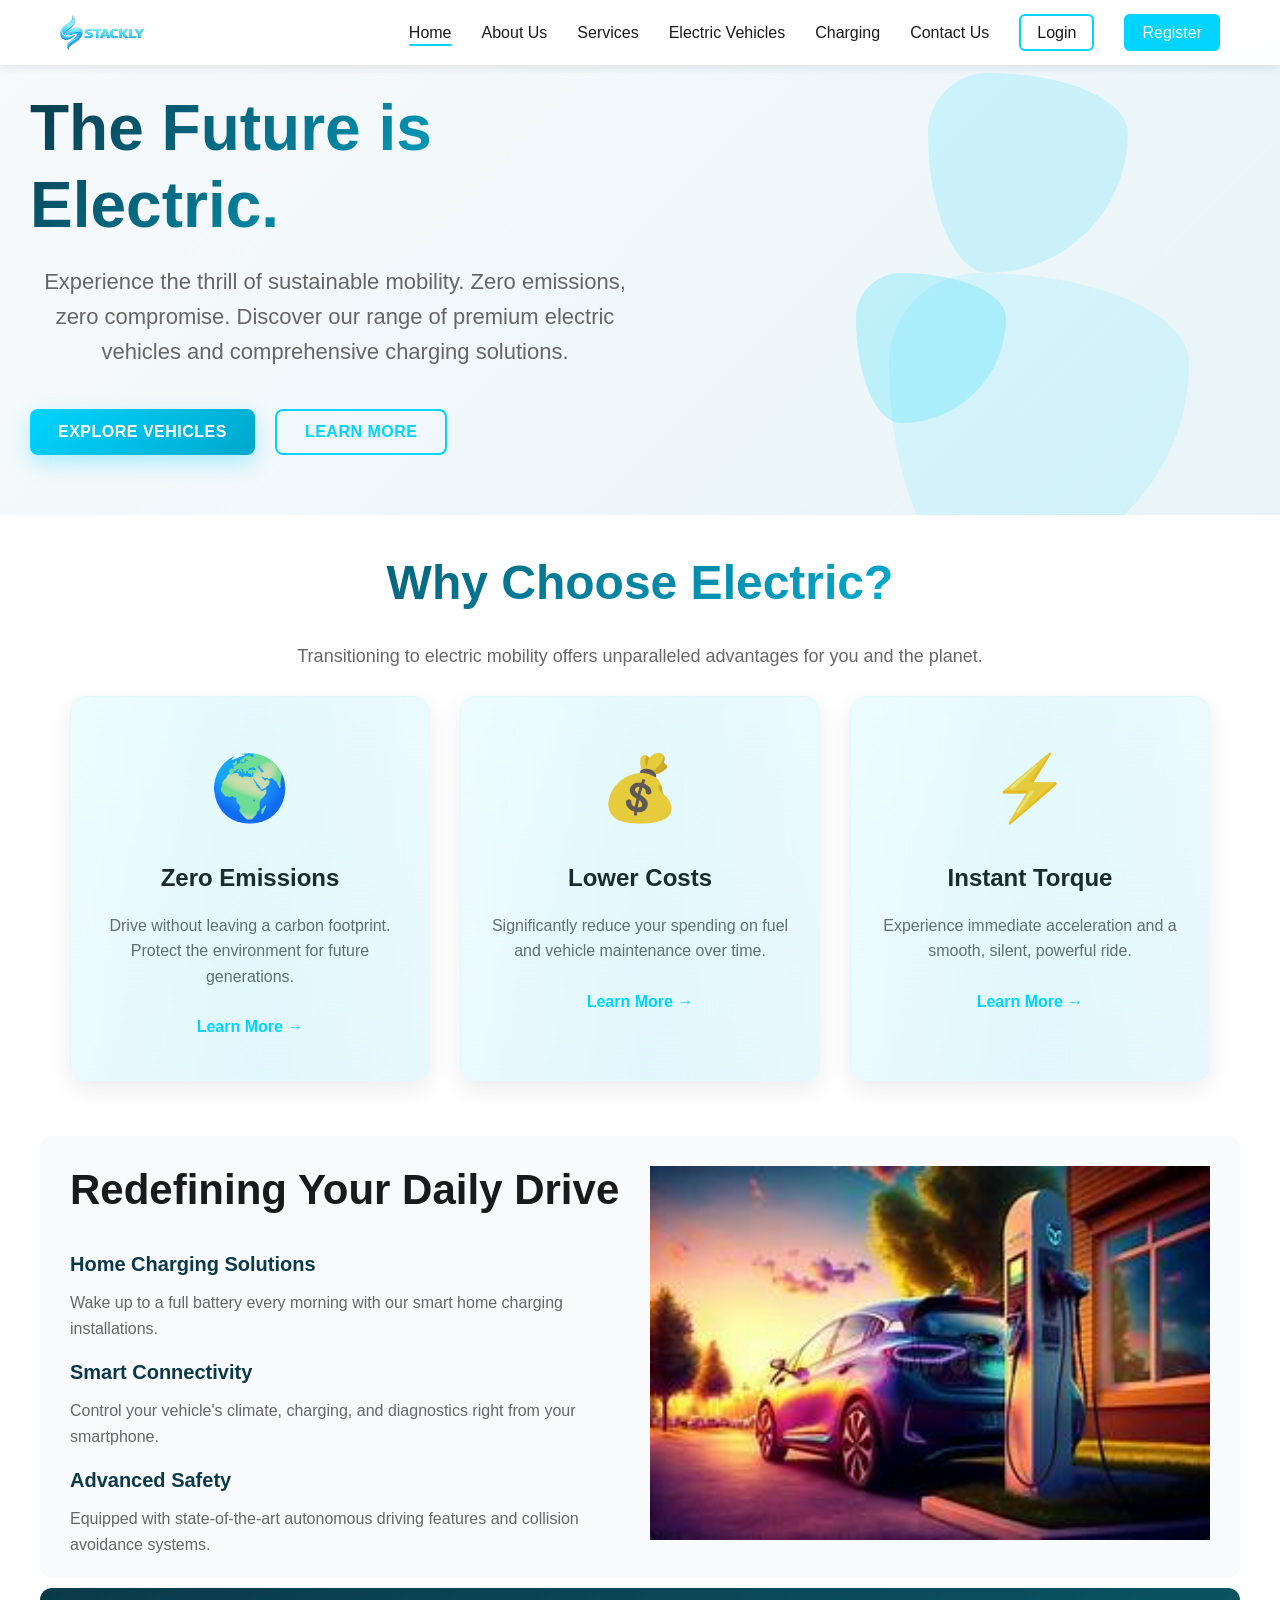
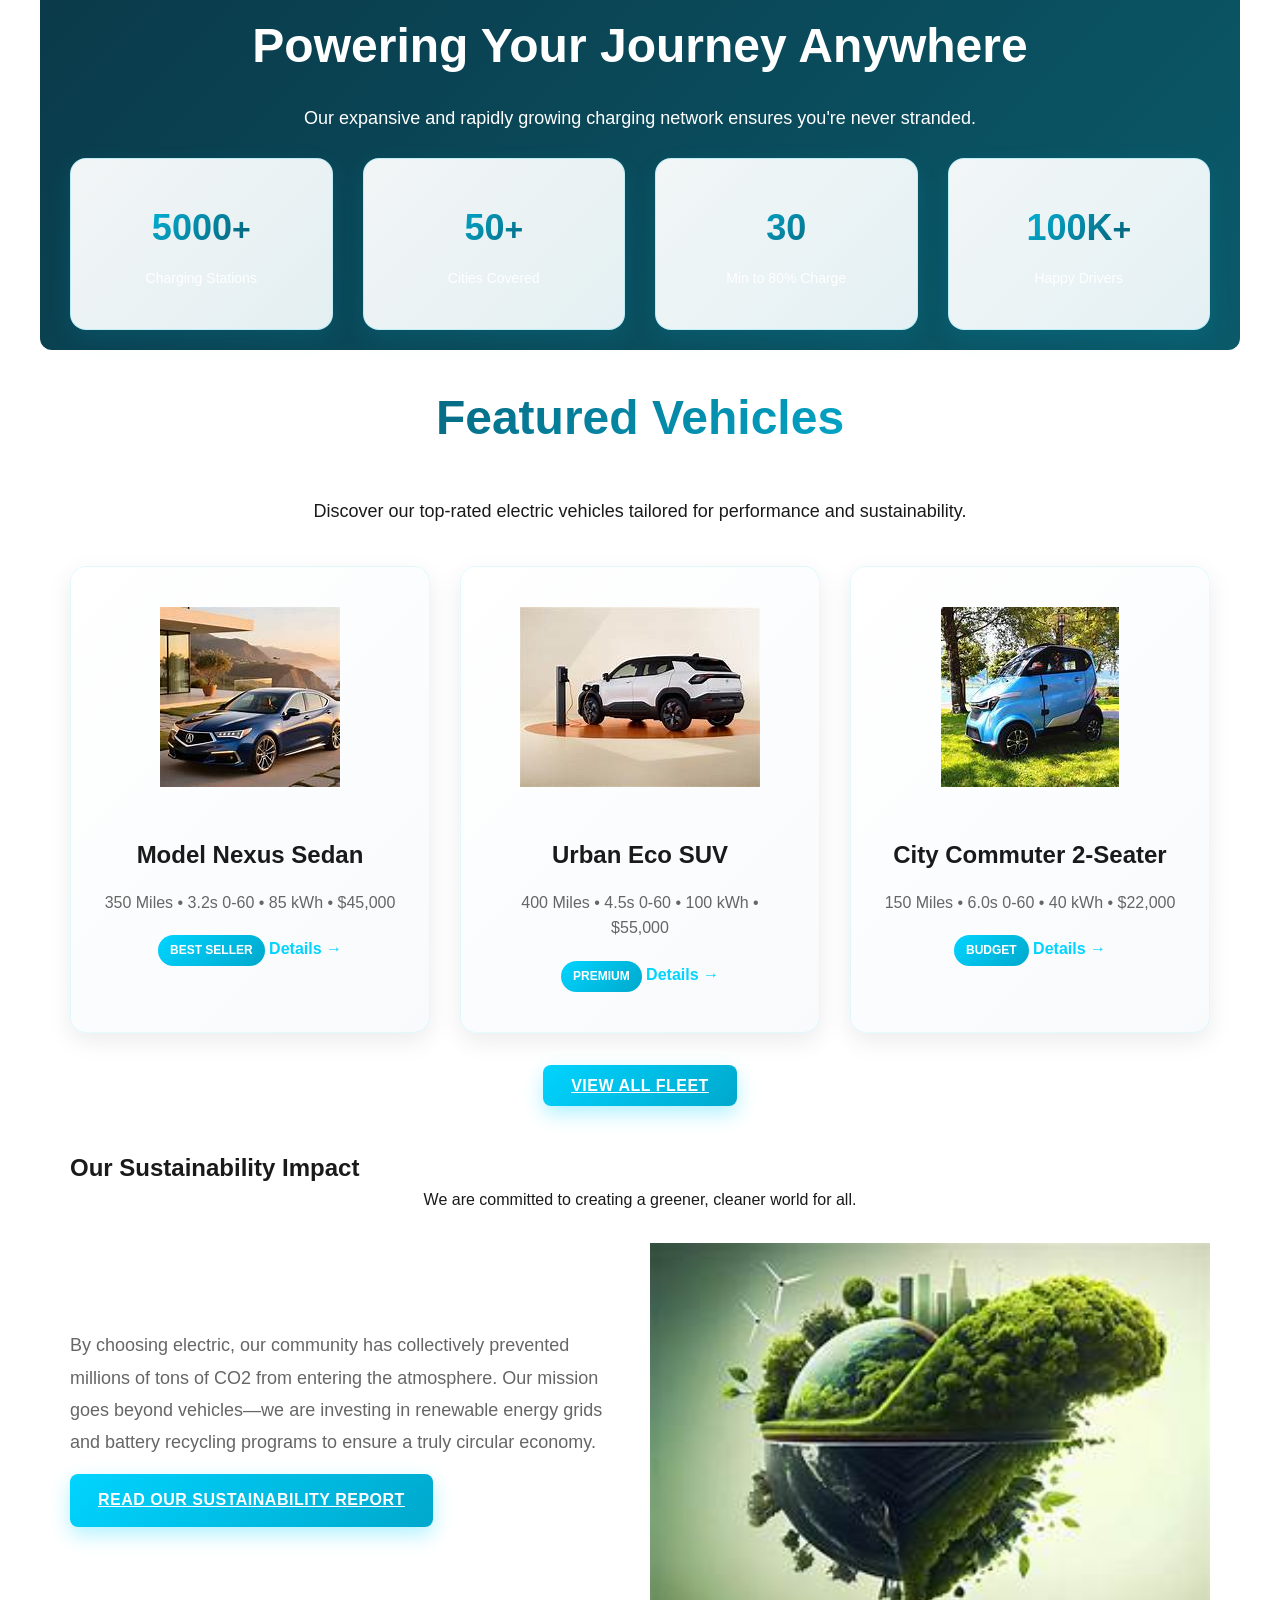
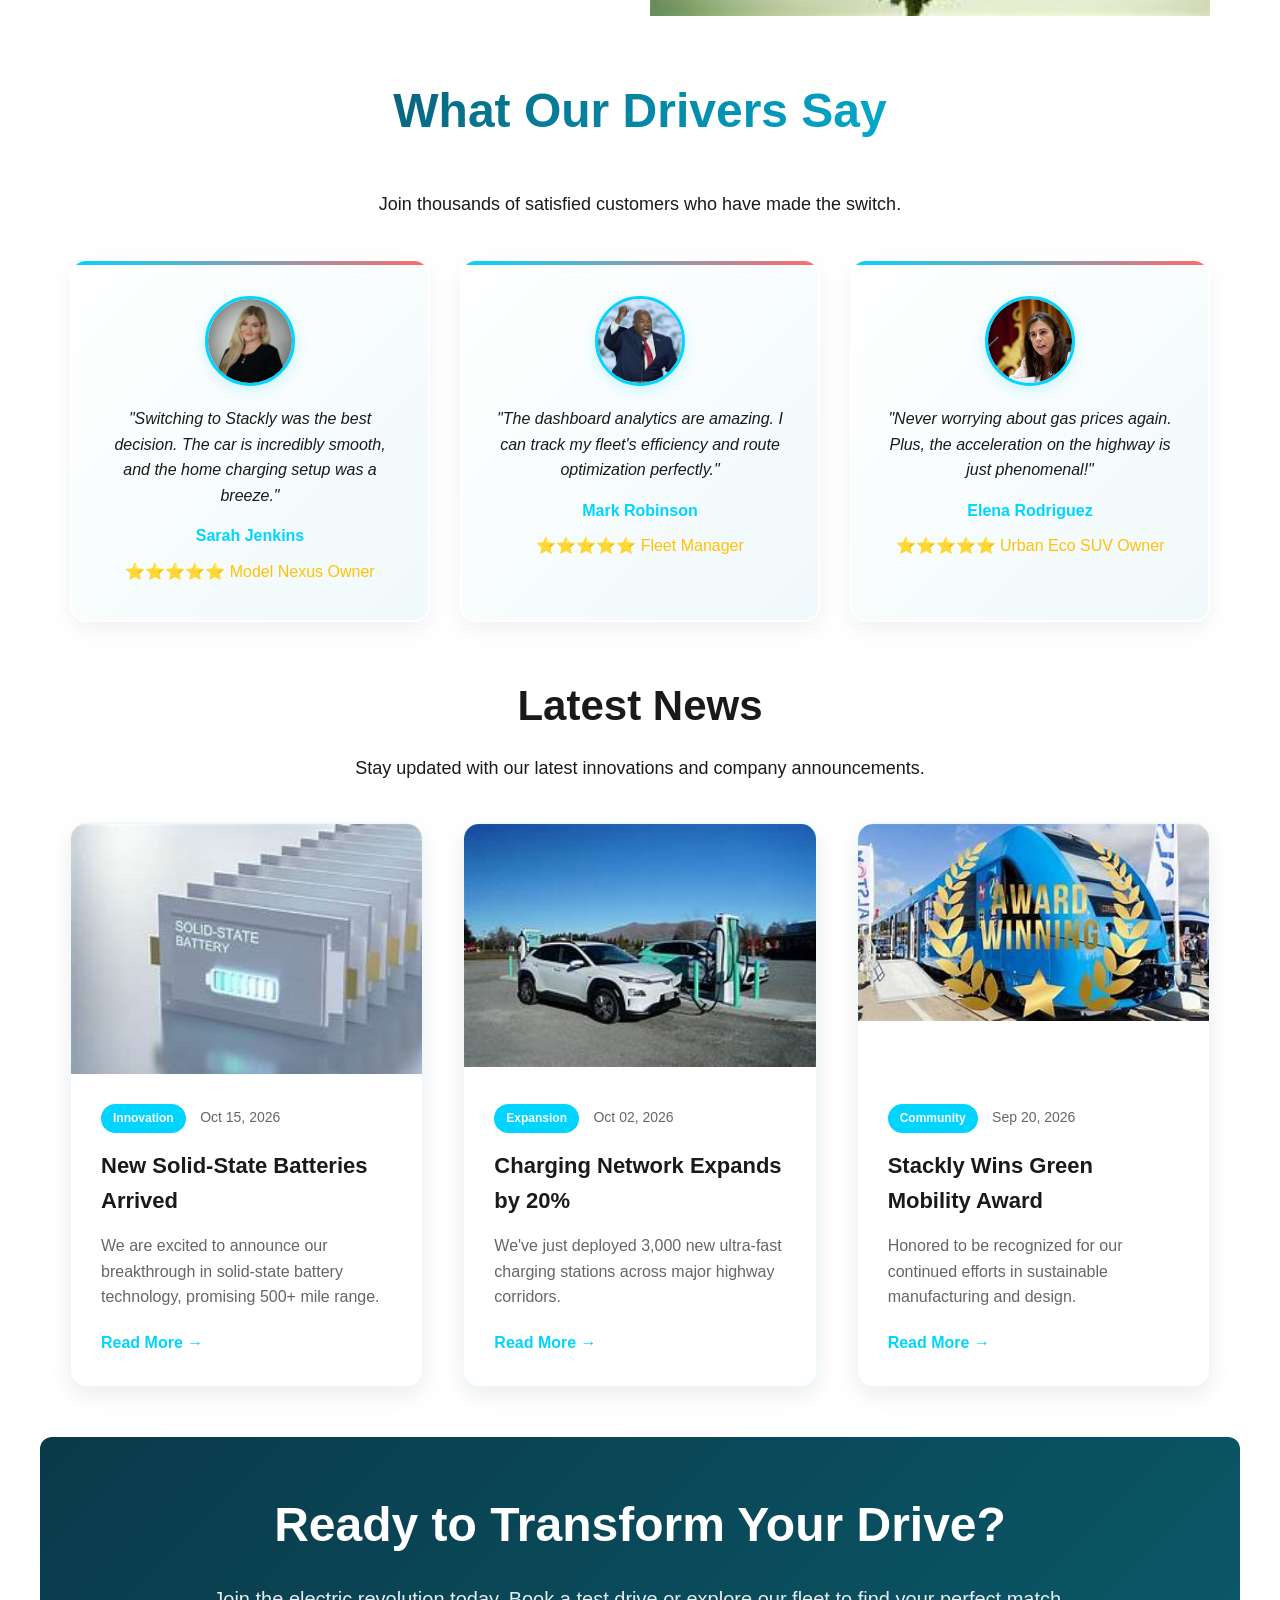
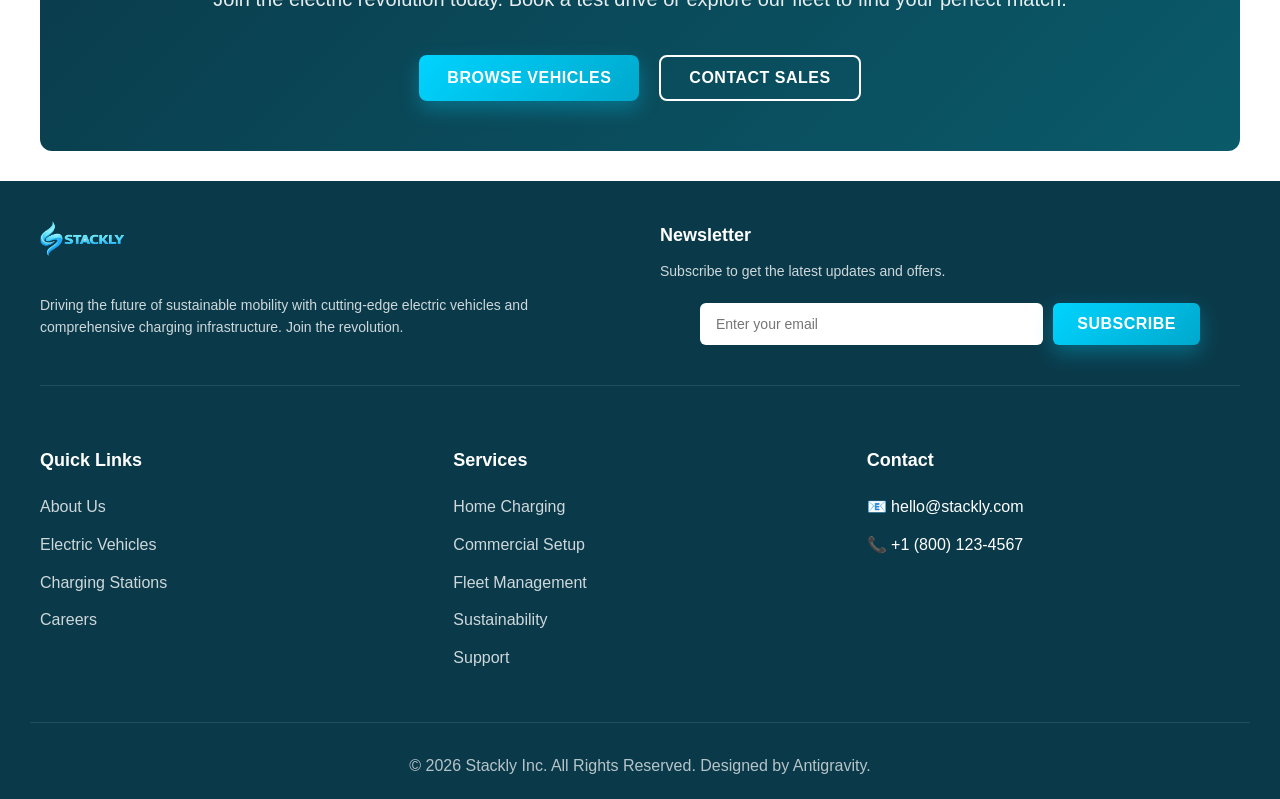
<file: index.html>
<!DOCTYPE html>
<html lang="en">
<head>
    <meta charset="UTF-8">
    <meta name="viewport" content="width=device-width, initial-scale=1.0">
    <meta name="description" content="Stackly | Driving the Future of Sustainable Mobility - Premium Electric Vehicles & Charging Solutions">
    <meta name="keywords" content="electric vehicles, EV charging, sustainable mobility, electric cars">
    <title>Stackly | Driving the Future of Sustainable Mobility</title>
    <link rel="stylesheet" href="css/styles.css">
</head>
<body>
    <!-- PRELOADER -->
    <div class="preloader" id="preloader">
        <div class="loader-container">
            <div class="preloader-content">
                <div class="logo-animation">
                    <img src="stackly-logo-main.webp" alt="Stackly Logo" class="preloader-logo">
                    <div class="logo-glow"></div>
                </div>
                <div class="preloader-text">
                    <p class="preload-line">Charge.</p>
                    <p class="preload-line">Drive.</p>
                    <p class="preload-line">Sustain.</p>
                </div>
                <p class="loader-subtitle">Loading your journey</p>
            </div>
            <div class="loading-bar">
                <div class="loading-progress"></div>
            </div>
        </div>
    </div>

    <!-- NAVBAR -->
    <nav class="navbar">
        <div class="nav-container">
            <a href="index.html" class="logo">
                <img src="stackly-logo-main.webp" alt="Stackly Logo" class="logo-image" style="width: 85px; height: auto;">
            </a>
            <div class="nav-toggle" id="navToggle">
                <span></span>
                <span></span>
                <span></span>
            </div>
            <ul class="nav-menu" id="navMenu">
                <li><a href="index.html" class="active">Home</a></li>
                <li><a href="about.html">About Us</a></li>
                <li><a href="services.html">Services</a></li>
                <li><a href="vehicles.html">Electric Vehicles</a></li>
                <li><a href="charging.html">Charging</a></li>
                <li><a href="contact.html">Contact Us</a></li>
                <li id="logoutLi" style="display: none; border-top: 1px solid #e0e0e0; padding-top: 15px; margin-top: 10px;"><a href="#" onclick="handleLogout(event)" class="auth-btn" style="width: 100%; text-align: center; background: #FF6B6B; color: white;">Logout</a></li>
                <li id="authLi"><a href="login.html" class="auth-btn">Login</a></li>
                <li id="signupLi"><a href="register.html" class="auth-btn primary"> Register</a></li>
            </ul>
        </div>
    </nav>

    <!-- HERO SECTION -->
    <section class="hero">
        <div class="hero-content">
            <h1 class="hero-title">The Future is Electric.</h1>
            <p class="hero-subtitle">Experience the thrill of sustainable mobility. Zero emissions, zero compromise. Discover our range of premium electric vehicles and comprehensive charging solutions.</p>
            <div class="hero-buttons">
                <button class="btn btn-primary" onclick="window.location.href='contact.html'">Explore Vehicles</button>
                <button class="btn btn-secondary" onclick="window.location.href='about.html'">Learn More</button>
            </div>
        </div>
        <div class="hero-background">
            <div class="floating-shape shape-1"></div>
            <div class="floating-shape shape-2"></div>
            <div class="floating-shape shape-3"></div>
        </div>
    </section>

    <!-- USER DASHBOARD SECTION -->
    <section class="user-dashboard" id="userDashboard" style="display: none;">
        <div class="dashboard-container">
            <div class="dashboard-content">
                <h2>Welcome, <span id="dashboardUserName">User</span>! 👋</h2>
                <p>You're logged in. Ready to explore sustainable mobility?</p>
                <div style="display: flex; gap: 15px; margin-top: 20px; flex-wrap: wrap;">
                    <button class="btn btn-primary" onclick="window.location.href='vehicles.html'">Explore Vehicles</button>
                    <button class="btn btn-secondary" onclick="handleLogout(event)">Logout</button>
                </div>
            </div>
        </div>
    </section>

    <!-- PRODUCTS SECTION -->
    <section class="products-section" id="products">
        <h2 class="section-title">Why Choose Electric?</h2>
        <p class="section-subtitle">Transitioning to electric mobility offers unparalleled advantages for you and the planet.</p>
        <div class="products-grid">
            <div class="product-card">
                <div class="product-icon">🌍</div>
                <h3>Zero Emissions</h3>
                <p>Drive without leaving a carbon footprint. Protect the environment for future generations.</p>
                <a href="contact.html" class="card-link">Learn More →</a>
            </div>
            <div class="product-card">
                <div class="product-icon">💰</div>
                <h3>Lower Costs</h3>
                <p>Significantly reduce your spending on fuel and vehicle maintenance over time.</p>
                <a href="contact.html" class="card-link">Learn More →</a>
            </div>
            <div class="product-card">
                <div class="product-icon">⚡</div>
                <h3>Instant Torque</h3>
                <p>Experience immediate acceleration and a smooth, silent, powerful ride.</p>
                <a href="contact.html" class="card-link">Learn More →</a>
            </div>
        </div>
    </section>

    <!-- REDEFINING SECTION -->
    <section class="redefining-section">
        <div class="redefining-container">
            <div class="redefining-content">
                <h2>Redefining Your Daily Drive</h2>
                <div class="redefining-features">
                    <div class="redefining-feature">
                        <h4>Home Charging Solutions</h4>
                        <p>Wake up to a full battery every morning with our smart home charging installations.</p>
                    </div>
                    <div class="redefining-feature">
                        <h4>Smart Connectivity</h4>
                        <p>Control your vehicle's climate, charging, and diagnostics right from your smartphone.</p>
                    </div>
                    <div class="redefining-feature">
                        <h4>Advanced Safety</h4>
                        <p>Equipped with state-of-the-art autonomous driving features and collision avoidance systems.</p>
                    </div>
                </div>
            </div>
            <div class="redefining-image">
                <img src="image/ev-charging.jpg" alt="EV Charging" style="width: 100%; height: auto;">
            </div>
        </div>
    </section>

    <!-- STATS SECTION -->
    <section class="stats-section">
        <h2>Powering Your Journey Anywhere</h2>
        <p style="text-align: center; margin-bottom: 25px; font-size: 18px;">Our expansive and rapidly growing charging network ensures you're never stranded.</p>
        <div class="stats-grid">
            <div class="stat-card">
                <h3 class="stat-number">5000<span>+</span></h3>
                <p>Charging Stations</p>
            </div>
            <div class="stat-card">
                <h3 class="stat-number">50<span>+</span></h3>
                <p>Cities Covered</p>
            </div>
            <div class="stat-card">
                <h3 class="stat-number">30</h3>
                <p>Min to 80% Charge</p>
            </div>
            <div class="stat-card">
                <h3 class="stat-number">100K<span>+</span></h3>
                <p>Happy Drivers</p>
            </div>
        </div>
    </section>

    <!-- INNOVATION SECTION -->
    <section class="innovation-section">
        <h2>Featured Vehicles</h2>
        <p style="text-align: center; margin-bottom: 40px; font-size: 18px;">Discover our top-rated electric vehicles tailored for performance and sustainability.</p>
        <div class="innovation-grid">
            <div class="innovation-card">
                <div class="card-image">
                    <img src="image/mobility2.jpg"alt="Model Nexus Sedan" style="width: 100%; height: auto;">
                </div>
                <h3>Model Nexus Sedan</h3>
                <p>350 Miles • 3.2s 0-60 • 85 kWh • $45,000</p>
                <span class="badge">Best Seller</span>
                <a href="contact.html" class="card-link">Details →</a>
            </div>
            <div class="innovation-card">
                <div class="card-image">
                    <img src="image/mobility4.jpg" alt="Urban Eco SUV" style="width: 100%; height: auto;">
                </div>
                <h3>Urban Eco SUV</h3>
                <p>400 Miles • 4.5s 0-60 • 100 kWh • $55,000</p>
                <span class="badge">Premium</span>
                <a href="contact.html" class="card-link">Details →</a>
            </div>
            <div class="innovation-card">
                <div class="card-image">
                    <img src="image/mobility3.jpg" alt="City Commuter" style="width: 100%; height: auto;">
                </div>
                <h3>City Commuter 2-Seater</h3>
                <p>150 Miles • 6.0s 0-60 • 40 kWh • $22,000</p>
                <span class="badge">Budget</span>
                <a href="contact.html" class="card-link">Details →</a>
            </div>
        </div>
        <div style="text-align: center; margin-top: 40px;">
            <a href="contact.html" class="btn btn-primary">View All Fleet</a>
        </div>
    </section>

    <!-- SUSTAINABILITY SECTION -->
    <section class="sustainability-section">
        <h2>Our Sustainability Impact</h2>
        <p style="text-align: center; margin-bottom: 30px;">We are committed to creating a greener, cleaner world for all.</p>
        <div class="sustainability-container">
            <div class="sustainability-content">
                <p>By choosing electric, our community has collectively prevented millions of tons of CO2 from entering the atmosphere. Our mission goes beyond vehicles—we are investing in renewable energy grids and battery recycling programs to ensure a truly circular economy.</p>
                <a href="contact.html" class="btn btn-primary" style="display: inline-block;">Read Our Sustainability Report</a>
            </div>
            <div class="sustainability-image">
                <img src="image/mobility5.jpg" alt="Sustainability" style="width: 100%; height: auto;">
            </div>
        </div>
    </section>

    <!-- TESTIMONIALS SECTION -->
    <section class="testimonials-section">
        <h2>What Our Drivers Say</h2>
        <p style="text-align: center; margin-bottom: 40px; font-size: 18px;">Join thousands of satisfied customers who have made the switch.</p>
        <div class="testimonials-grid">
            <div class="testimonial-card">
                <img src="image/mobility6.jpg" alt="Sarah Jenkins" class="testimonial-image">
                <p>"Switching to Stackly was the best decision. The car is incredibly smooth, and the home charging setup was a breeze."</p>
                <h4>Sarah Jenkins</h4>
                <span>⭐⭐⭐⭐⭐ Model Nexus Owner</span>
            </div>
            <div class="testimonial-card">
                <img src="image/mobility7.jpg" alt="Mark Robinson" class="testimonial-image">
                <p>"The dashboard analytics are amazing. I can track my fleet's efficiency and route optimization perfectly."</p>
                <h4>Mark Robinson</h4>
                <span>⭐⭐⭐⭐⭐ Fleet Manager</span>
            </div>
            <div class="testimonial-card">
                <img src="image/elena-rodriguez.jpg" alt="Elena Rodriguez" class="testimonial-image">
                <p>"Never worrying about gas prices again. Plus, the acceleration on the highway is just phenomenal!"</p>
                <h4>Elena Rodriguez</h4>
                <span>⭐⭐⭐⭐⭐ Urban Eco SUV Owner</span>
            </div>
        </div>
    </section>

    <!-- NEWS SECTION -->
    <section class="news-section">
        <h2>Latest News</h2>
        <p style="text-align: center; margin-bottom: 40px; font-size: 18px;">Stay updated with our latest innovations and company announcements.</p>
        <div class="news-grid">
            <div class="news-card">
                <div class="news-image">
                    <img src="image/solid-state-battery.jpg" alt="Innovation News" style="width: 100%; height: auto;">
                </div>
                <div class="news-content">
                    <span class="news-category">Innovation</span>
                    <span class="news-date">Oct 15, 2026</span>
                    <h3>New Solid-State Batteries Arrived</h3>
                    <p>We are excited to announce our breakthrough in solid-state battery technology, promising 500+ mile range.</p>
                    <a href="contact.html" class="card-link">Read More →</a>
                </div>
            </div>
            <div class="news-card">
                <div class="news-image">
                    <img src="image/mobility10.jpg" alt="Expansion News" style="width: 100%; height: auto;">
                </div>
                <div class="news-content">
                    <span class="news-category">Expansion</span>
                    <span class="news-date">Oct 02, 2026</span>
                    <h3>Charging Network Expands by 20%</h3>
                    <p>We've just deployed 3,000 new ultra-fast charging stations across major highway corridors.</p>
                    <a href="contact.html" class="card-link">Read More →</a>
                </div>
            </div>
            <div class="news-card">
                <div class="news-image">
                    <img src="image/mobility11.jpg"alt="community News" style="width: 100%; height: auto;">
                </div>
                <div class="news-content">
                    <span class="news-category">Community</span>
                    <span class="news-date">Sep 20, 2026</span>
                    <h3>Stackly Wins Green Mobility Award</h3>
                    <p>Honored to be recognized for our continued efforts in sustainable manufacturing and design.</p>
                    <a href="contact.html" class="card-link">Read More →</a>
                </div>
            </div>
        </div>
    </section>

    <!-- CTA SECTION -->
    <section class="cta-section">
        <h2>Ready to Transform Your Drive?</h2>
        <p>Join the electric revolution today. Book a test drive or explore our fleet to find your perfect match.</p>
        <div class="cta-buttons">
            <button class="btn btn-primary" onclick="window.location.href='contact.html'">Browse Vehicles</button>
            <button class="btn btn-secondary" onclick="window.location.href='contact.html'">Contact Sales</button>
        </div>
    </section>

    <!-- FOOTER -->
    <footer class="footer">
        <div class="footer-top">
            <div class="footer-branding">
                <a href="index.html" class="footer-logo">
                    <img src="stackly-logo-main.webp" alt="Stackly Logo" style="width: 85px; height: auto;">
                </a>
                <p>Driving the future of sustainable mobility with cutting-edge electric vehicles and comprehensive charging infrastructure. Join the revolution.</p>
            </div>
            <div class="footer-newsletter">
                <h4>Newsletter</h4>
                <p>Subscribe to get the latest updates and offers.</p>
                <form class="newsletter-form">
                    <input type="email" placeholder="Enter your email" required>
                    <button type="submit" class="btn btn-primary">Subscribe</button>
                </form>
            </div>
        </div>

        <div class="footer-content">
            <div class="footer-section">
                <h4>Quick Links</h4>
                <ul>
                    <li><a href="about.html">About Us</a></li>
                    <li><a href="contact.html">Electric Vehicles</a></li>
                    <li><a href="blog.html">Charging Stations</a></li>
                    <li><a href="#">Careers</a></li>
                </ul>
            </div>
            <div class="footer-section">
                <h4>Services</h4>
                <ul>
                    <li><a href="products.html">Home Charging</a></li>
                    <li><a href="products.html">Commercial Setup</a></li>
                    <li><a href="#">Fleet Management</a></li>
                    <li><a href="#">Sustainability</a></li>
                    <li><a href="contact.html">Support</a></li>
                </ul>
            </div>
            <div class="footer-section">
                <h4>Contact</h4>
                <ul>
                    <li>📧 hello@stackly.com</li>
                    <li>📞 +1 (800) 123-4567</li>
                </ul>
            </div>
        </div>
        <div class="footer-bottom">
            <p>&copy; 2026 Stackly Inc. All Rights Reserved. Designed by Antigravity.</p>
        </div>
    </footer>

    <script src="js/script.js"></script>
</body>
</html>
</file>
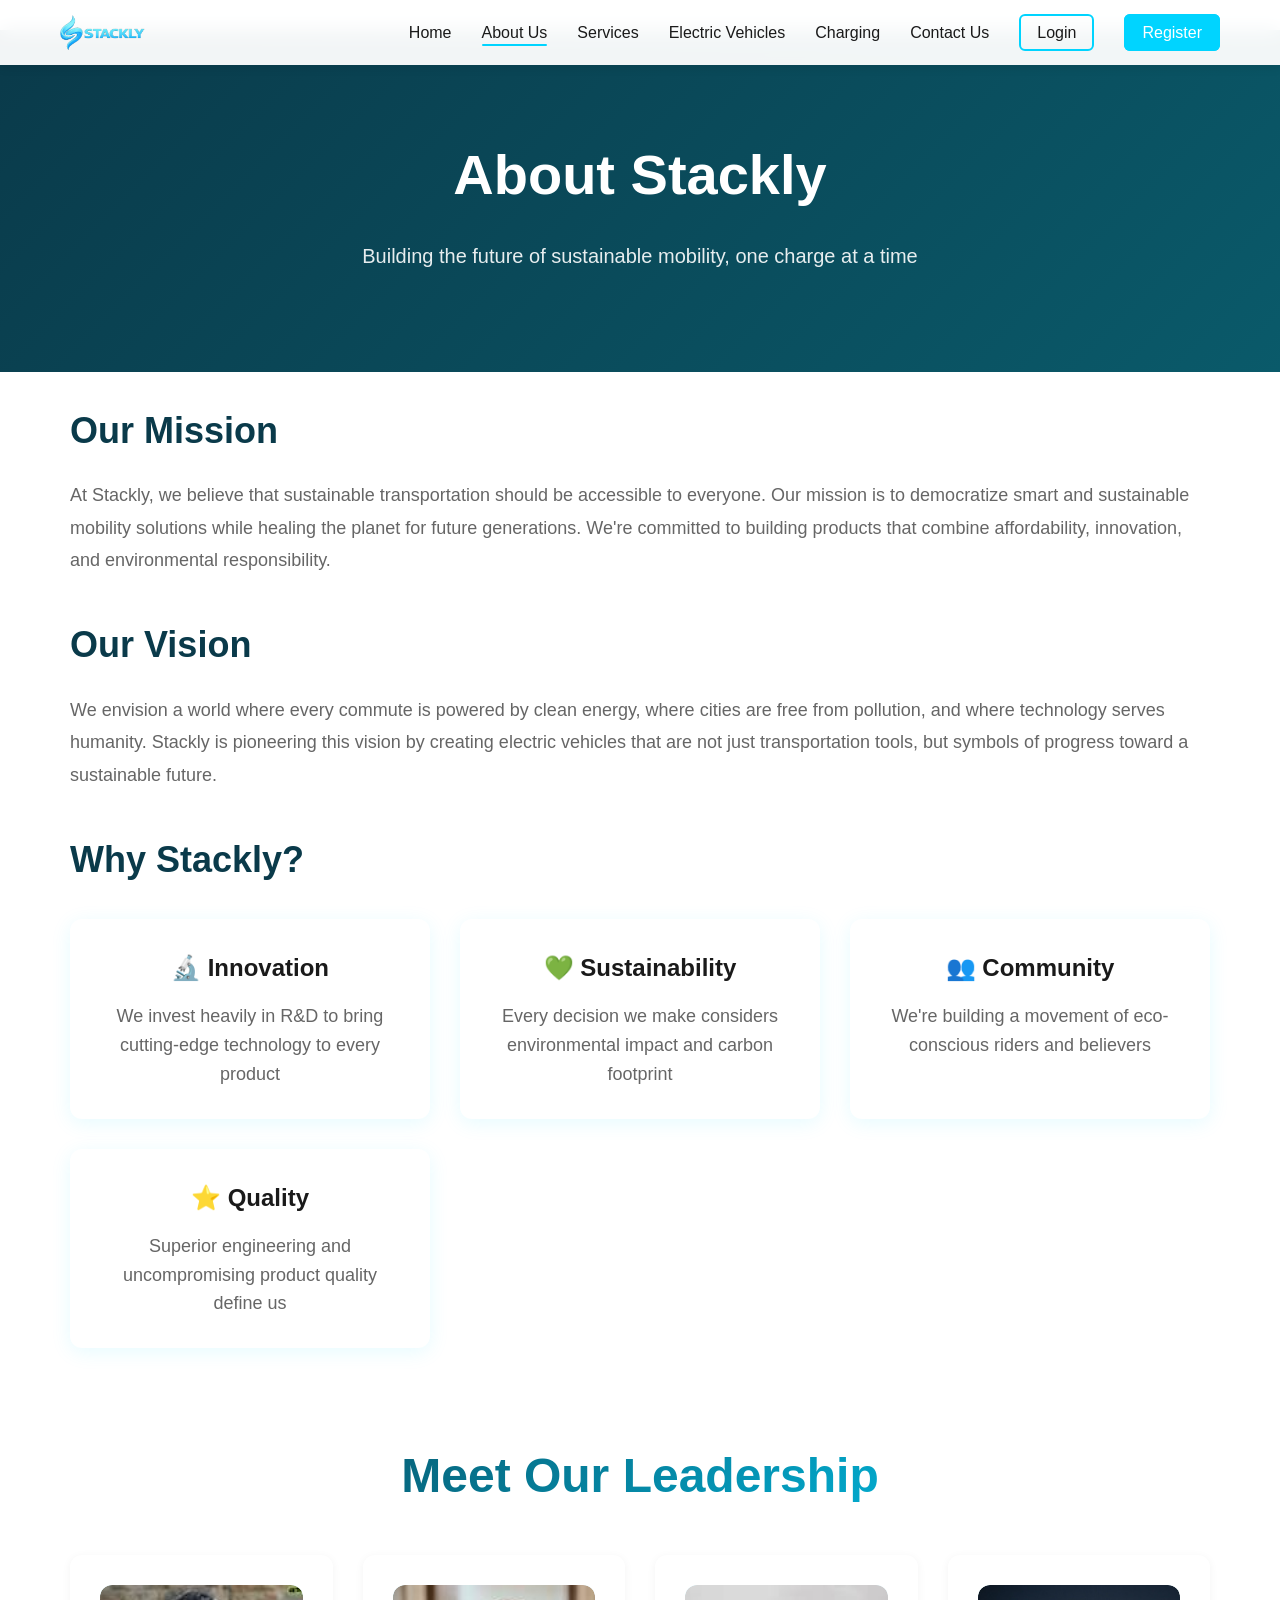
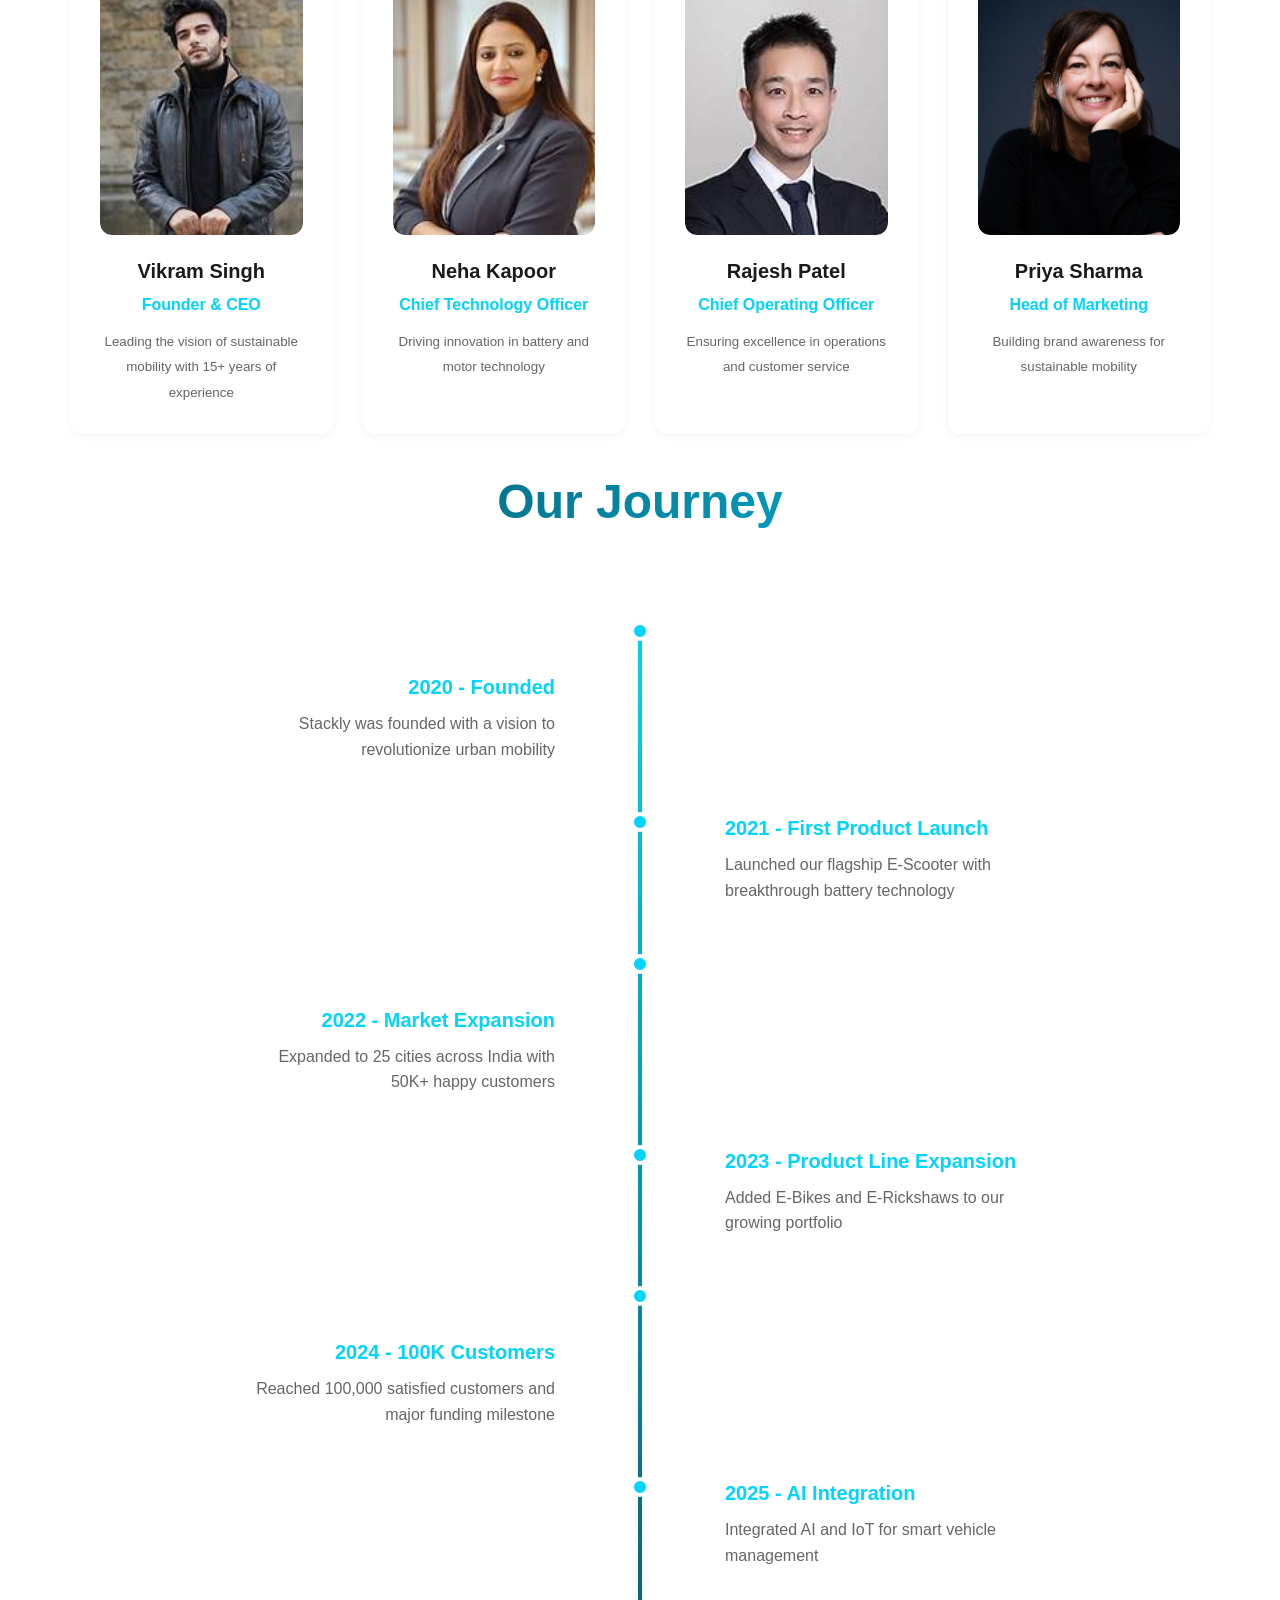
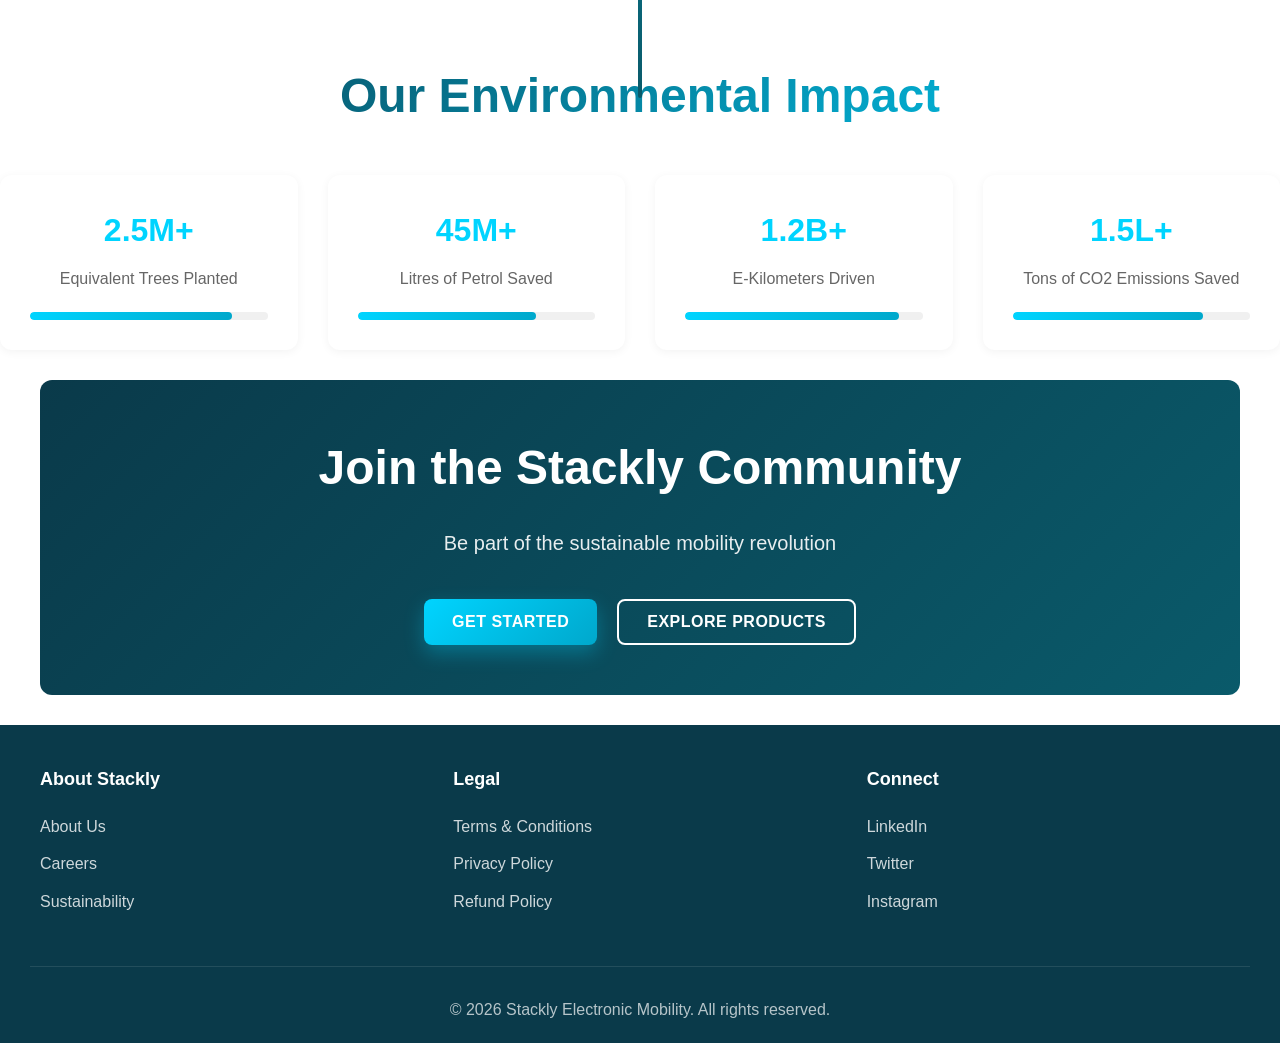
<file: about.html>
<!DOCTYPE html>
<html lang="en">
<head>
    <meta charset="UTF-8">
    <meta name="viewport" content="width=device-width, initial-scale=1.0">
    <title>About Us - Stackly Electronic Mobility</title>
    <link rel="stylesheet" href="css/styles.css">
</head>
<body>
    <!-- PRELOADER -->
    <div class="preloader" id="preloader">
        <div class="loader-container">
            <div class="preloader-content">
                <div class="logo-animation">
                    <img src="stackly-logo-main.webp" alt="Stackly Logo" class="preloader-logo">
                    <div class="logo-glow"></div>
                </div>
                <div class="preloader-text">
                    <p class="preload-line">Charge.</p>
                    <p class="preload-line">Drive.</p>
                    <p class="preload-line">Sustain.</p>
                </div>
                <p class="loader-subtitle">Loading your journey</p>
            </div>
            <div class="loading-bar">
                <div class="loading-progress"></div>
            </div>
        </div>
    </div>
    <!-- NAVBAR -->
    <nav class="navbar">
        <div class="nav-container">
            <a href="index.html" class="logo">
                <img src="stackly-logo-main.webp" alt="Stackly Logo" class="logo-image" style="width: 85px; height: auto;">
            </a>
            <div class="nav-toggle" id="navToggle">
                <span></span>
                <span></span>
                <span></span>
            </div>
            <ul class="nav-menu" id="navMenu">
                <li><a href="index.html">Home</a></li>
                <li><a href="about.html" class="active">About Us</a></li>
                <li><a href="services.html">Services</a></li>
                <li><a href="vehicles.html">Electric Vehicles</a></li>
                <li><a href="charging.html">Charging</a></li>
                <li><a href="contact.html">Contact Us</a></li>
                <li id="logoutLi" style="display: none; border-top: 1px solid #e0e0e0; padding-top: 15px; margin-top: 10px;"><a href="#" onclick="handleLogout(event)" class="auth-btn" style="width: 100%; text-align: center; background: #FF6B6B; color: white;">Logout</a></li>
                <li id="authLi"><a href="login.html" class="auth-btn">Login</a></li>
                <li id="signupLi"><a href="register.html" class="auth-btn primary"> Register</a></li>
            </ul>
        </div>
    </nav>

    <!-- ABOUT HERO -->
    <section class="about-hero">
        <h1>About Stackly</h1>
        <p>Building the future of sustainable mobility, one charge at a time</p>
    </section>

    <!-- ABOUT CONTENT -->
    <section class="about-content">
        <div class="about-section">
            <h2>Our Mission</h2>
            <p>At Stackly, we believe that sustainable transportation should be accessible to everyone. Our mission is to democratize smart and sustainable mobility solutions while healing the planet for future generations. We're committed to building products that combine affordability, innovation, and environmental responsibility.</p>
        </div>

        <div class="about-section">
            <h2>Our Vision</h2>
            <p>We envision a world where every commute is powered by clean energy, where cities are free from pollution, and where technology serves humanity. Stackly is pioneering this vision by creating electric vehicles that are not just transportation tools, but symbols of progress toward a sustainable future.</p>
        </div>

        <div class="about-section">
            <h2>Why Stackly?</h2>
            <div class="why-grid">
                <div class="why-card">
                    <h3>🔬 Innovation</h3>
                    <p>We invest heavily in R&D to bring cutting-edge technology to every product</p>
                </div>
                <div class="why-card">
                    <h3>💚 Sustainability</h3>
                    <p>Every decision we make considers environmental impact and carbon footprint</p>
                </div>
                <div class="why-card">
                    <h3>👥 Community</h3>
                    <p>We're building a movement of eco-conscious riders and believers</p>
                </div>
                <div class="why-card">
                    <h3>⭐ Quality</h3>
                    <p>Superior engineering and uncompromising product quality define us</p>
                </div>
            </div>
        </div>
    </section>

    <!-- TEAM SECTION -->
    <section class="team-section">
        <h2>Meet Our Leadership</h2>
        <div class="team-grid">
            <div class="team-card">
                <div class="team-image">
                    <img src="image/mobility12.jpg" alt="Vikram Singh" style="width: 100%; height: 100%; object-fit: cover; border-radius: 12px;">
                </div>
                <h3>Vikram Singh</h3>
                <p>Founder & CEO</p>
                <small>Leading the vision of sustainable mobility with 15+ years of experience</small>
            </div>
            <div class="team-card">
                <div class="team-image">
                    <img src="image/mobility13.jpg" alt="Neha Kapoor" style="width: 100%; height: 100%; object-fit: cover; border-radius: 12px;">
                </div>
                <h3>Neha Kapoor</h3>
                <p>Chief Technology Officer</p>
                <small>Driving innovation in battery and motor technology</small>
            </div>
            <div class="team-card">
                <div class="team-image">
                    <img src="image/rajesh-patel.jpg" alt="Rajesh Patel" style="width: 100%; height: 100%; object-fit: cover; border-radius: 12px;">
                </div>
                <h3>Rajesh Patel</h3>
                <p>Chief Operating Officer</p>
                <small>Ensuring excellence in operations and customer service</small>
            </div>
            <div class="team-card">
                <div class="team-image">
                    <img src="image/mobility17.jpg" alt="Priya Sharma" style="width: 100%; height: 100%; object-fit: cover; border-radius: 12px;">
                </div>
                <h3>Priya Sharma</h3>
                <p>Head of Marketing</p>
                <small>Building brand awareness for sustainable mobility</small>
            </div>
        </div>
    </section>

    <!-- MILESTONES SECTION -->
    <section class="milestones-section">
        <h2>Our Journey</h2>
        <div class="timeline">
            <div class="timeline-item">
                <div class="timeline-marker"></div>
                <div class="timeline-content">
                    <h3>2020 - Founded</h3>
                    <p>Stackly was founded with a vision to revolutionize urban mobility</p>
                </div>
            </div>
            <div class="timeline-item">
                <div class="timeline-marker"></div>
                <div class="timeline-content">
                    <h3>2021 - First Product Launch</h3>
                    <p>Launched our flagship E-Scooter with breakthrough battery technology</p>
                </div>
            </div>
            <div class="timeline-item">
                <div class="timeline-marker"></div>
                <div class="timeline-content">
                    <h3>2022 - Market Expansion</h3>
                    <p>Expanded to 25 cities across India with 50K+ happy customers</p>
                </div>
            </div>
            <div class="timeline-item">
                <div class="timeline-marker"></div>
                <div class="timeline-content">
                    <h3>2023 - Product Line Expansion</h3>
                    <p>Added E-Bikes and E-Rickshaws to our growing portfolio</p>
                </div>
            </div>
            <div class="timeline-item">
                <div class="timeline-marker"></div>
                <div class="timeline-content">
                    <h3>2024 - 100K Customers</h3>
                    <p>Reached 100,000 satisfied customers and major funding milestone</p>
                </div>
            </div>
            <div class="timeline-item">
                <div class="timeline-marker"></div>
                <div class="timeline-content">
                    <h3>2025 - AI Integration</h3>
                    <p>Integrated AI and IoT for smart vehicle management</p>
                </div>
            </div>
        </div>
    </section>

    <!-- IMPACT SECTION -->
    <section class="impact-section">
        <h2>Our Environmental Impact</h2>
        <div class="impact-grid">
            <div class="impact-card">
                <h3>2.5M+</h3>
                <p>Equivalent Trees Planted</p>
                <div class="impact-bar"><div class="impact-fill" style="width: 85%;"></div></div>
            </div>
            <div class="impact-card">
                <h3>45M+</h3>
                <p>Litres of Petrol Saved</p>
                <div class="impact-bar"><div class="impact-fill" style="width: 75%;"></div></div>
            </div>
            <div class="impact-card">
                <h3>1.2B+</h3>
                <p>E-Kilometers Driven</p>
                <div class="impact-bar"><div class="impact-fill" style="width: 90%;"></div></div>
            </div>
            <div class="impact-card">
                <h3>1.5L+</h3>
                <p>Tons of CO2 Emissions Saved</p>
                <div class="impact-bar"><div class="impact-fill" style="width: 80%;"></div></div>
            </div>
        </div>
    </section>

    <!-- CTA SECTION -->
    <section class="cta-section">
        <h2>Join the Stackly Community</h2>
        <p>Be part of the sustainable mobility revolution</p>
        <div class="cta-buttons">
            <button class="btn btn-primary" onclick="window.location.href='register.html'">Get Started</button>
            <button class="btn btn-secondary" onclick="window.location.href='index.html'">Explore Products</button>
        </div>
    </section>

    <!-- FOOTER -->
    <footer class="footer">
        <div class="footer-content">
            <div class="footer-section">
                <h4>About Stackly</h4>
                <ul>
                    <li><a href="about.html">About Us</a></li>
                    <li><a href="#">Careers</a></li>
                    <li><a href="#">Sustainability</a></li>
                </ul>
            </div>
            <div class="footer-section">
                <h4>Legal</h4>
                <ul>
                    <li><a href="#">Terms & Conditions</a></li>
                    <li><a href="#">Privacy Policy</a></li>
                    <li><a href="#">Refund Policy</a></li>
                </ul>
            </div>
            <div class="footer-section">
                <h4>Connect</h4>
                <ul>
                    <li><a href="#">LinkedIn</a></li>
                    <li><a href="#">Twitter</a></li>
                    <li><a href="#">Instagram</a></li>
                </ul>
            </div>
        </div>
        <div class="footer-bottom">
            <p>&copy; 2026 Stackly Electronic Mobility. All rights reserved.</p>
        </div>
    </footer>

    <script src="js/script.js"></script>
</body>
</html>
</file>
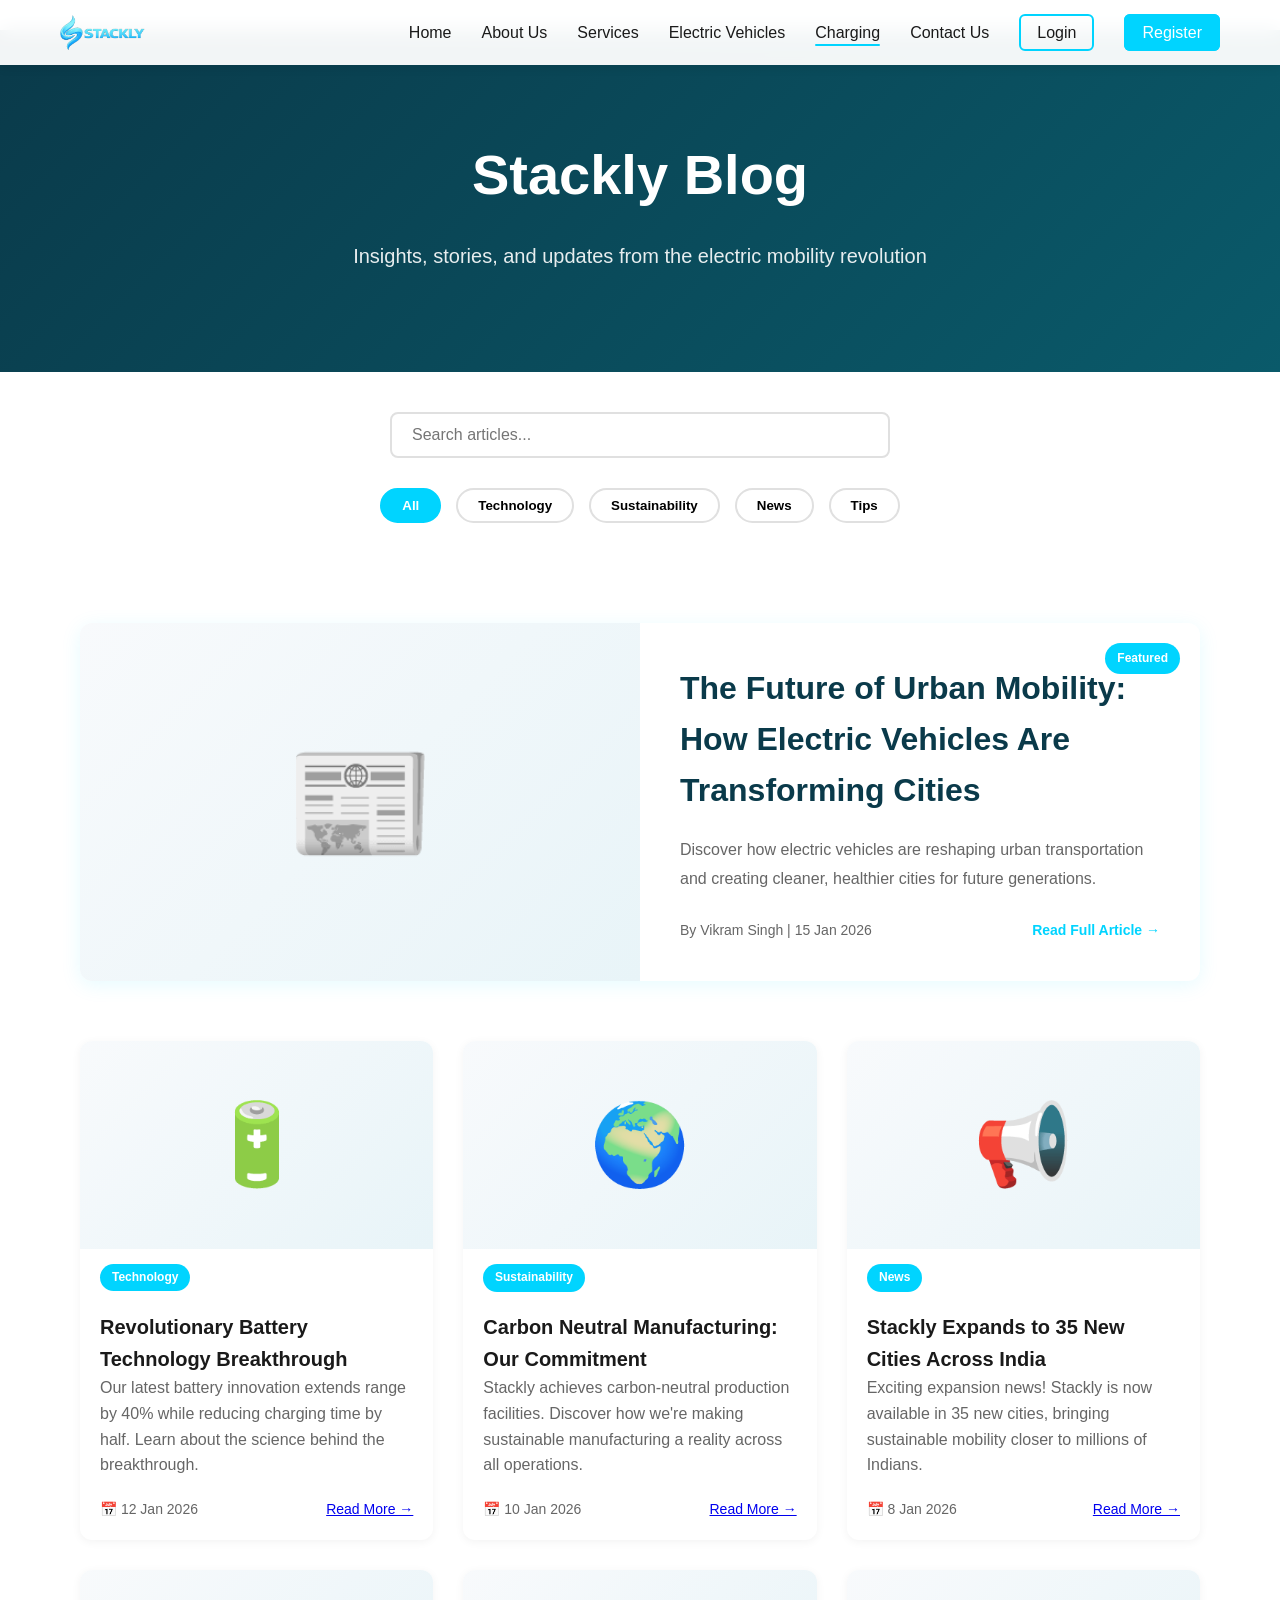
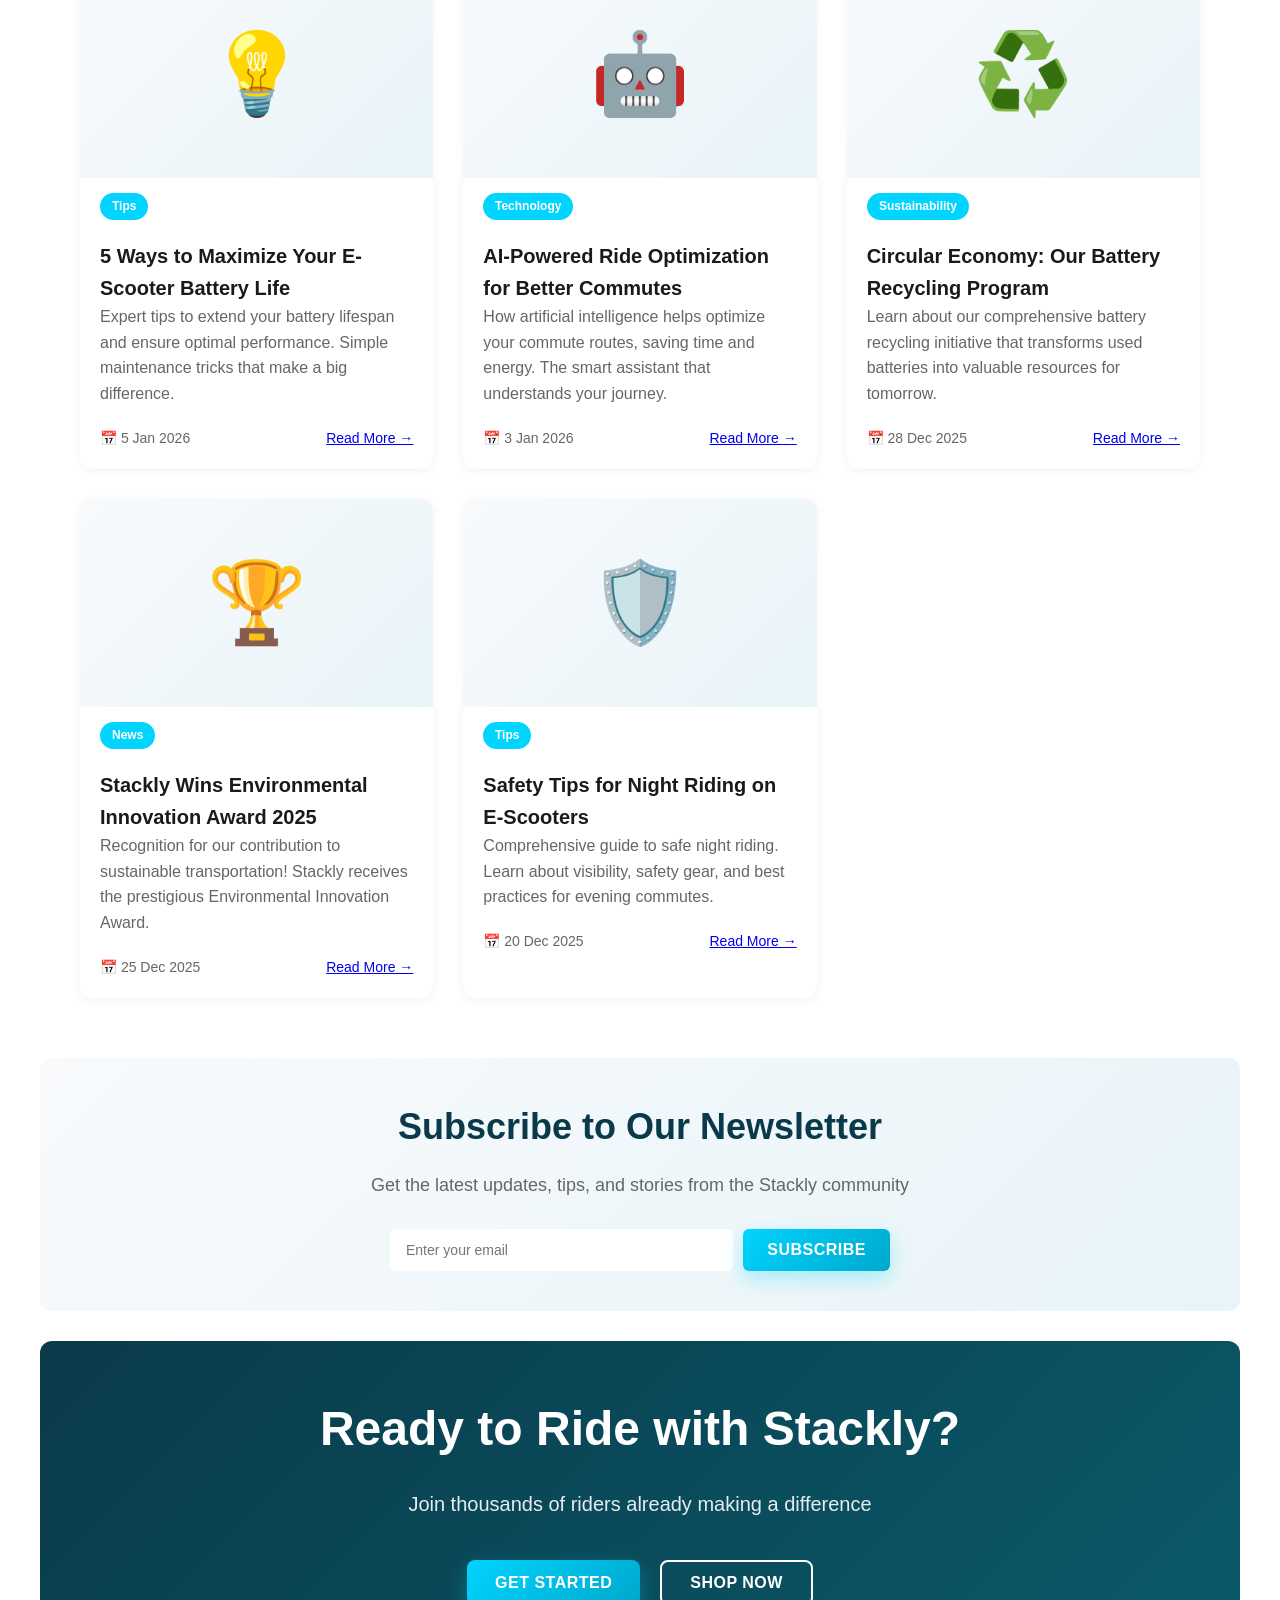
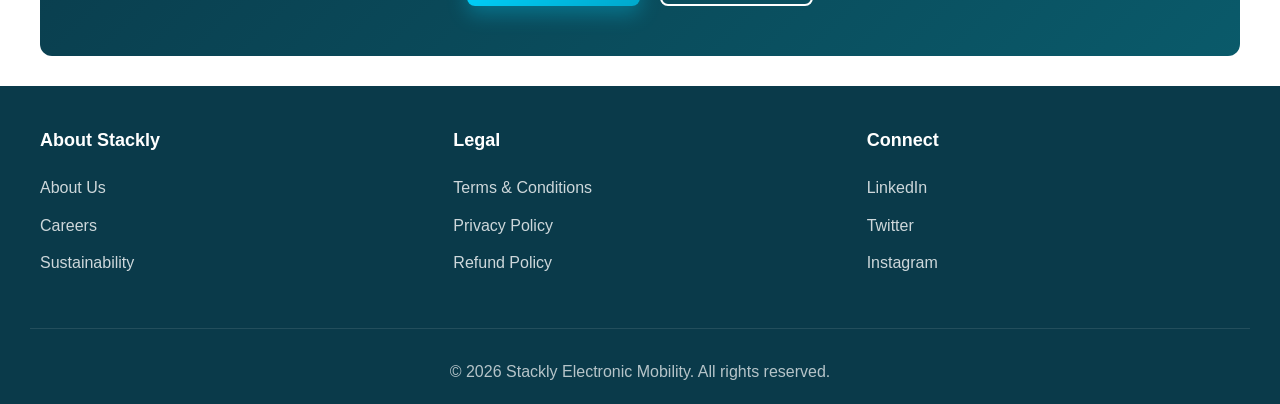
<file: blog.html>
<!DOCTYPE html>
<html lang="en">
<head>
    <meta charset="UTF-8">
    <meta name="viewport" content="width=device-width, initial-scale=1.0">
    <title>Blog - Stackly Electronic Mobility</title>
    <link rel="stylesheet" href="css/styles.css">
</head>
<body>
    <!-- PRELOADER -->
    <div class="preloader" id="preloader">
        <div class="loader-container">
            <div class="preloader-content">
                <div class="logo-animation">
                    <img src="stackly-logo-main.webp" alt="Stackly Logo" class="preloader-logo">
                    <div class="logo-glow"></div>
                </div>
                <div class="preloader-text">
                    <p class="preload-line">Charge.</p>
                    <p class="preload-line">Drive.</p>
                    <p class="preload-line">Sustain.</p>
                </div>
                <p class="loader-subtitle">Loading your journey</p>
            </div>
            <div class="loading-bar">
                <div class="loading-progress"></div>
            </div>
        </div>
    </div>
    <!-- NAVBAR -->
    <nav class="navbar">
        <div class="nav-container">
            <a href="index.html" class="logo">
                <img src="stackly-logo-main.webp" alt="Stackly Logo" class="logo-image" style="width: 85px; height: auto;">
            </a>
            <div class="nav-toggle" id="navToggle">
                <span></span>
                <span></span>
                <span></span>
            </div>
            <ul class="nav-menu" id="navMenu">
                <li><a href="index.html">Home</a></li>
                <li><a href="about.html">About Us</a></li>
                <li><a href="products.html">Services</a></li>
                <li><a href="contact.html">Electric Vehicles</a></li>
                <li><a href="blog.html" class="active">Charging</a></li>
                <li><a href="contact.html">Contact Us</a></li>
                <li id="logoutLi" style="display: none; border-top: 1px solid #e0e0e0; padding-top: 15px; margin-top: 10px;"><a href="#" onclick="handleLogout(event)" class="auth-btn" style="width: 100%; text-align: center; background: #FF6B6B; color: white;">Logout</a></li>
                <li id="authLi"><a href="login.html" class="auth-btn">Login</a></li>
                <li><a href="register.html" class="auth-btn primary"> Register</a></li>
            </ul>
        </div>
    </nav>

    <!-- BLOG HERO -->
    <section class="blog-hero">
        <h1>Stackly Blog</h1>
        <p>Insights, stories, and updates from the electric mobility revolution</p>
    </section>

    <!-- SEARCH & FILTER -->
    <section class="blog-filter">
        <div class="filter-container">
            <input type="text" id="searchBlog" placeholder="Search articles..." class="search-input">
            <div class="filter-tags">
                <button class="filter-tag active" onclick="filterBlog('all')">All</button>
                <button class="filter-tag" onclick="filterBlog('technology')">Technology</button>
                <button class="filter-tag" onclick="filterBlog('sustainability')">Sustainability</button>
                <button class="filter-tag" onclick="filterBlog('news')">News</button>
                <button class="filter-tag" onclick="filterBlog('tips')">Tips</button>
            </div>
        </div>
    </section>

    <!-- FEATURED ARTICLE -->
    <section class="featured-article">
        <div class="featured-card">
            <div class="featured-image">📰</div>
            <div class="featured-content">
                <span class="article-badge">Featured</span>
                <h2>The Future of Urban Mobility: How Electric Vehicles Are Transforming Cities</h2>
                <p>Discover how electric vehicles are reshaping urban transportation and creating cleaner, healthier cities for future generations.</p>
                <div class="article-meta">
                    <span>By Vikram Singh | 15 Jan 2026</span>
                    <a href="#" class="read-more">Read Full Article →</a>
                </div>
            </div>
        </div>
    </section>

    <!-- BLOG ARTICLES GRID -->
    <section class="blog-articles">
        <div class="article-card" data-category="technology">
            <div class="article-image">🔋</div>
            <span class="article-category">Technology</span>
            <h3>Revolutionary Battery Technology Breakthrough</h3>
            <p>Our latest battery innovation extends range by 40% while reducing charging time by half. Learn about the science behind the breakthrough.</p>
            <div class="article-meta">
                <span>📅 12 Jan 2026</span>
                <a href="#">Read More →</a>
            </div>
        </div>

        <div class="article-card" data-category="sustainability">
            <div class="article-image">🌍</div>
            <span class="article-category">Sustainability</span>
            <h3>Carbon Neutral Manufacturing: Our Commitment</h3>
            <p>Stackly achieves carbon-neutral production facilities. Discover how we're making sustainable manufacturing a reality across all operations.</p>
            <div class="article-meta">
                <span>📅 10 Jan 2026</span>
                <a href="#">Read More →</a>
            </div>
        </div>

        <div class="article-card" data-category="news">
            <div class="article-image">📢</div>
            <span class="article-category">News</span>
            <h3>Stackly Expands to 35 New Cities Across India</h3>
            <p>Exciting expansion news! Stackly is now available in 35 new cities, bringing sustainable mobility closer to millions of Indians.</p>
            <div class="article-meta">
                <span>📅 8 Jan 2026</span>
                <a href="#">Read More →</a>
            </div>
        </div>

        <div class="article-card" data-category="tips">
            <div class="article-image">💡</div>
            <span class="article-category">Tips</span>
            <h3>5 Ways to Maximize Your E-Scooter Battery Life</h3>
            <p>Expert tips to extend your battery lifespan and ensure optimal performance. Simple maintenance tricks that make a big difference.</p>
            <div class="article-meta">
                <span>📅 5 Jan 2026</span>
                <a href="#">Read More →</a>
            </div>
        </div>

        <div class="article-card" data-category="technology">
            <div class="article-image">🤖</div>
            <span class="article-category">Technology</span>
            <h3>AI-Powered Ride Optimization for Better Commutes</h3>
            <p>How artificial intelligence helps optimize your commute routes, saving time and energy. The smart assistant that understands your journey.</p>
            <div class="article-meta">
                <span>📅 3 Jan 2026</span>
                <a href="#">Read More →</a>
            </div>
        </div>

        <div class="article-card" data-category="sustainability">
            <div class="article-image">♻️</div>
            <span class="article-category">Sustainability</span>
            <h3>Circular Economy: Our Battery Recycling Program</h3>
            <p>Learn about our comprehensive battery recycling initiative that transforms used batteries into valuable resources for tomorrow.</p>
            <div class="article-meta">
                <span>📅 28 Dec 2025</span>
                <a href="#">Read More →</a>
            </div>
        </div>

        <div class="article-card" data-category="news">
            <div class="article-image">🏆</div>
            <span class="article-category">News</span>
            <h3>Stackly Wins Environmental Innovation Award 2025</h3>
            <p>Recognition for our contribution to sustainable transportation! Stackly receives the prestigious Environmental Innovation Award.</p>
            <div class="article-meta">
                <span>📅 25 Dec 2025</span>
                <a href="#">Read More →</a>
            </div>
        </div>

        <div class="article-card" data-category="tips">
            <div class="article-image">🛡️</div>
            <span class="article-category">Tips</span>
            <h3>Safety Tips for Night Riding on E-Scooters</h3>
            <p>Comprehensive guide to safe night riding. Learn about visibility, safety gear, and best practices for evening commutes.</p>
            <div class="article-meta">
                <span>📅 20 Dec 2025</span>
                <a href="#">Read More →</a>
            </div>
        </div>
    </section>

    <!-- NEWSLETTER SECTION -->
    <section class="newsletter-section">
        <h2>Subscribe to Our Newsletter</h2>
        <p>Get the latest updates, tips, and stories from the Stackly community</p>
        <form class="newsletter-form" onsubmit="handleNewsletter(event)">
            <input type="email" placeholder="Enter your email" required>
            <button type="submit" class="btn btn-primary">Subscribe</button>
        </form>
    </section>

    <!-- CTA SECTION -->
    <section class="cta-section">
        <h2>Ready to Ride with Stackly?</h2>
        <p>Join thousands of riders already making a difference</p>
        <div class="cta-buttons">
            <button class="btn btn-primary" onclick="window.location.href='register.html'">Get Started</button>
            <button class="btn btn-secondary" onclick="window.location.href='products.html'">Shop Now</button>
        </div>
    </section>

    <!-- FOOTER -->
    <footer class="footer">
        <div class="footer-content">
            <div class="footer-section">
                <h4>About Stackly</h4>
                <ul>
                    <li><a href="about.html">About Us</a></li>
                    <li><a href="#">Careers</a></li>
                    <li><a href="#">Sustainability</a></li>
                </ul>
            </div>
            <div class="footer-section">
                <h4>Legal</h4>
                <ul>
                    <li><a href="#">Terms & Conditions</a></li>
                    <li><a href="#">Privacy Policy</a></li>
                    <li><a href="#">Refund Policy</a></li>
                </ul>
            </div>
            <div class="footer-section">
                <h4>Connect</h4>
                <ul>
                    <li><a href="#">LinkedIn</a></li>
                    <li><a href="#">Twitter</a></li>
                    <li><a href="#">Instagram</a></li>
                </ul>
            </div>
        </div>
        <div class="footer-bottom">
            <p>&copy; 2026 Stackly Electronic Mobility. All rights reserved.</p>
        </div>
    </footer>

    <script src="js/script.js"></script>
</body>
</html>
</file>
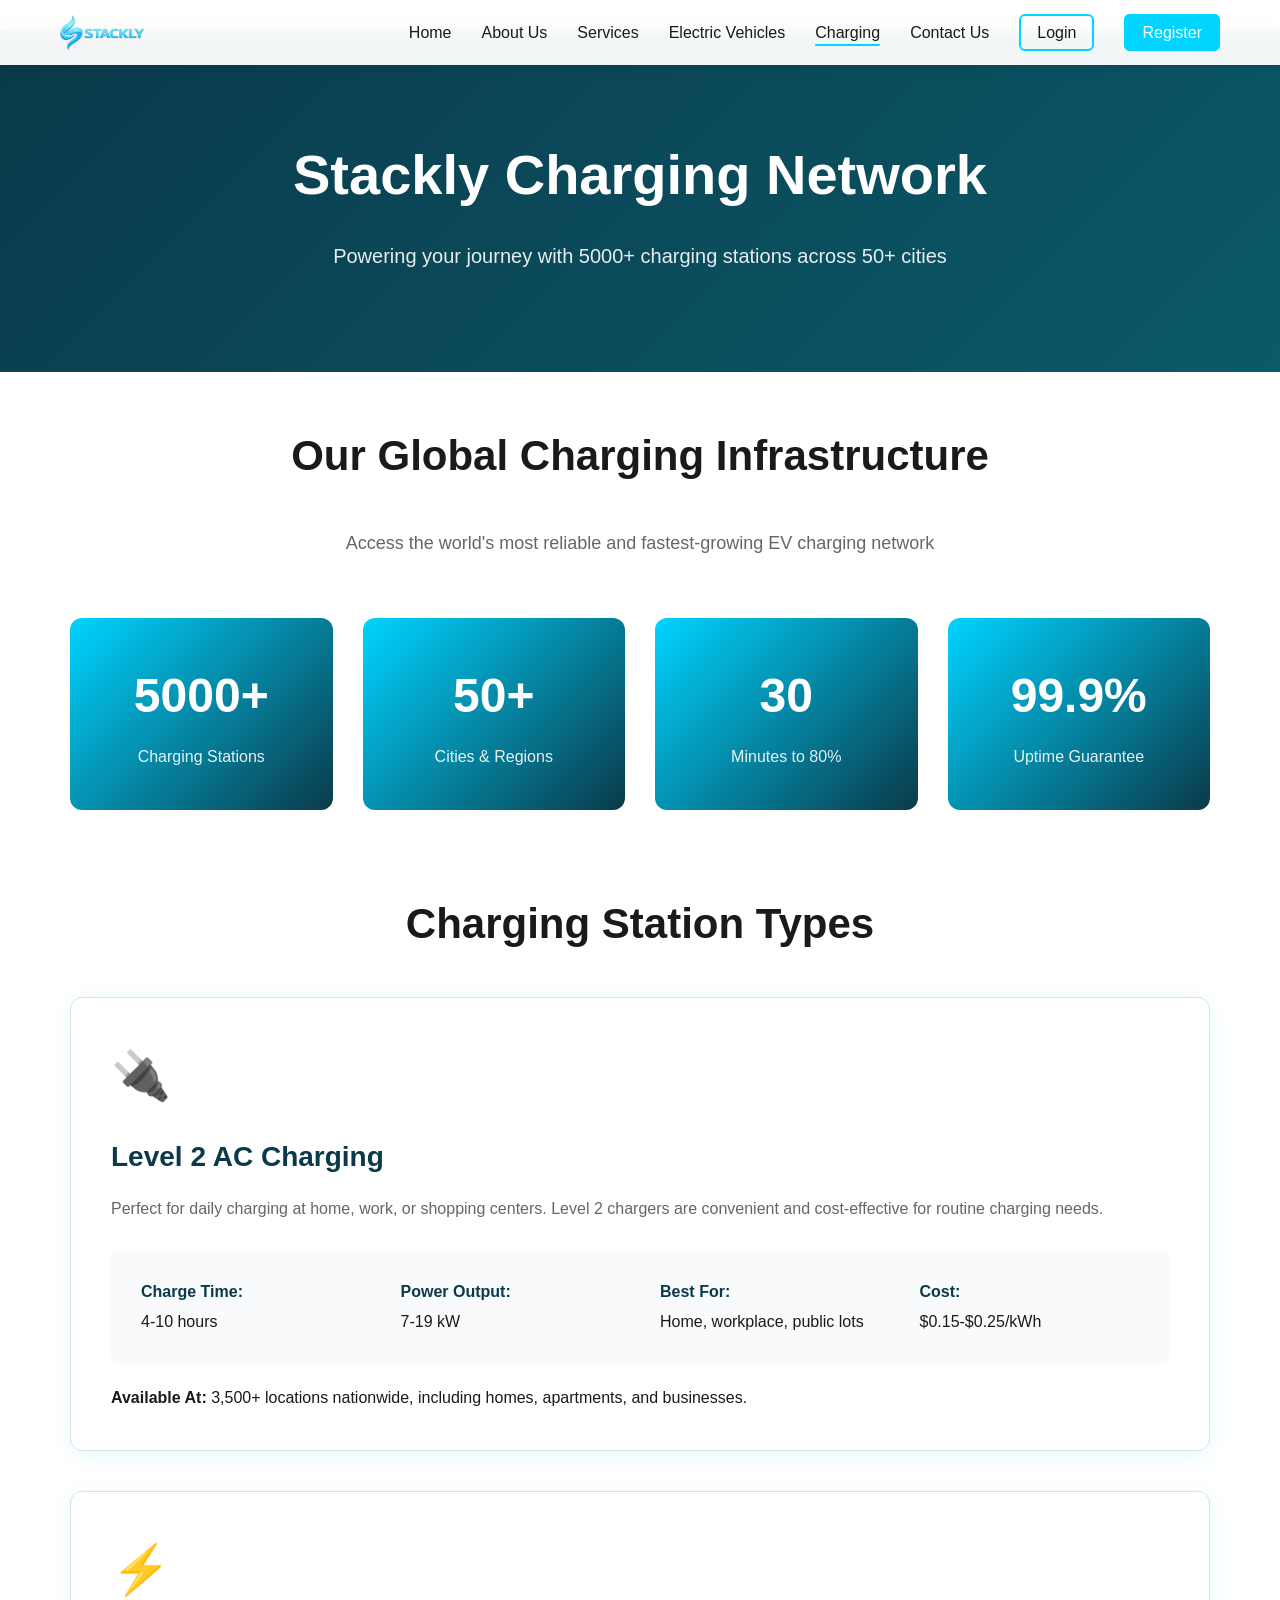
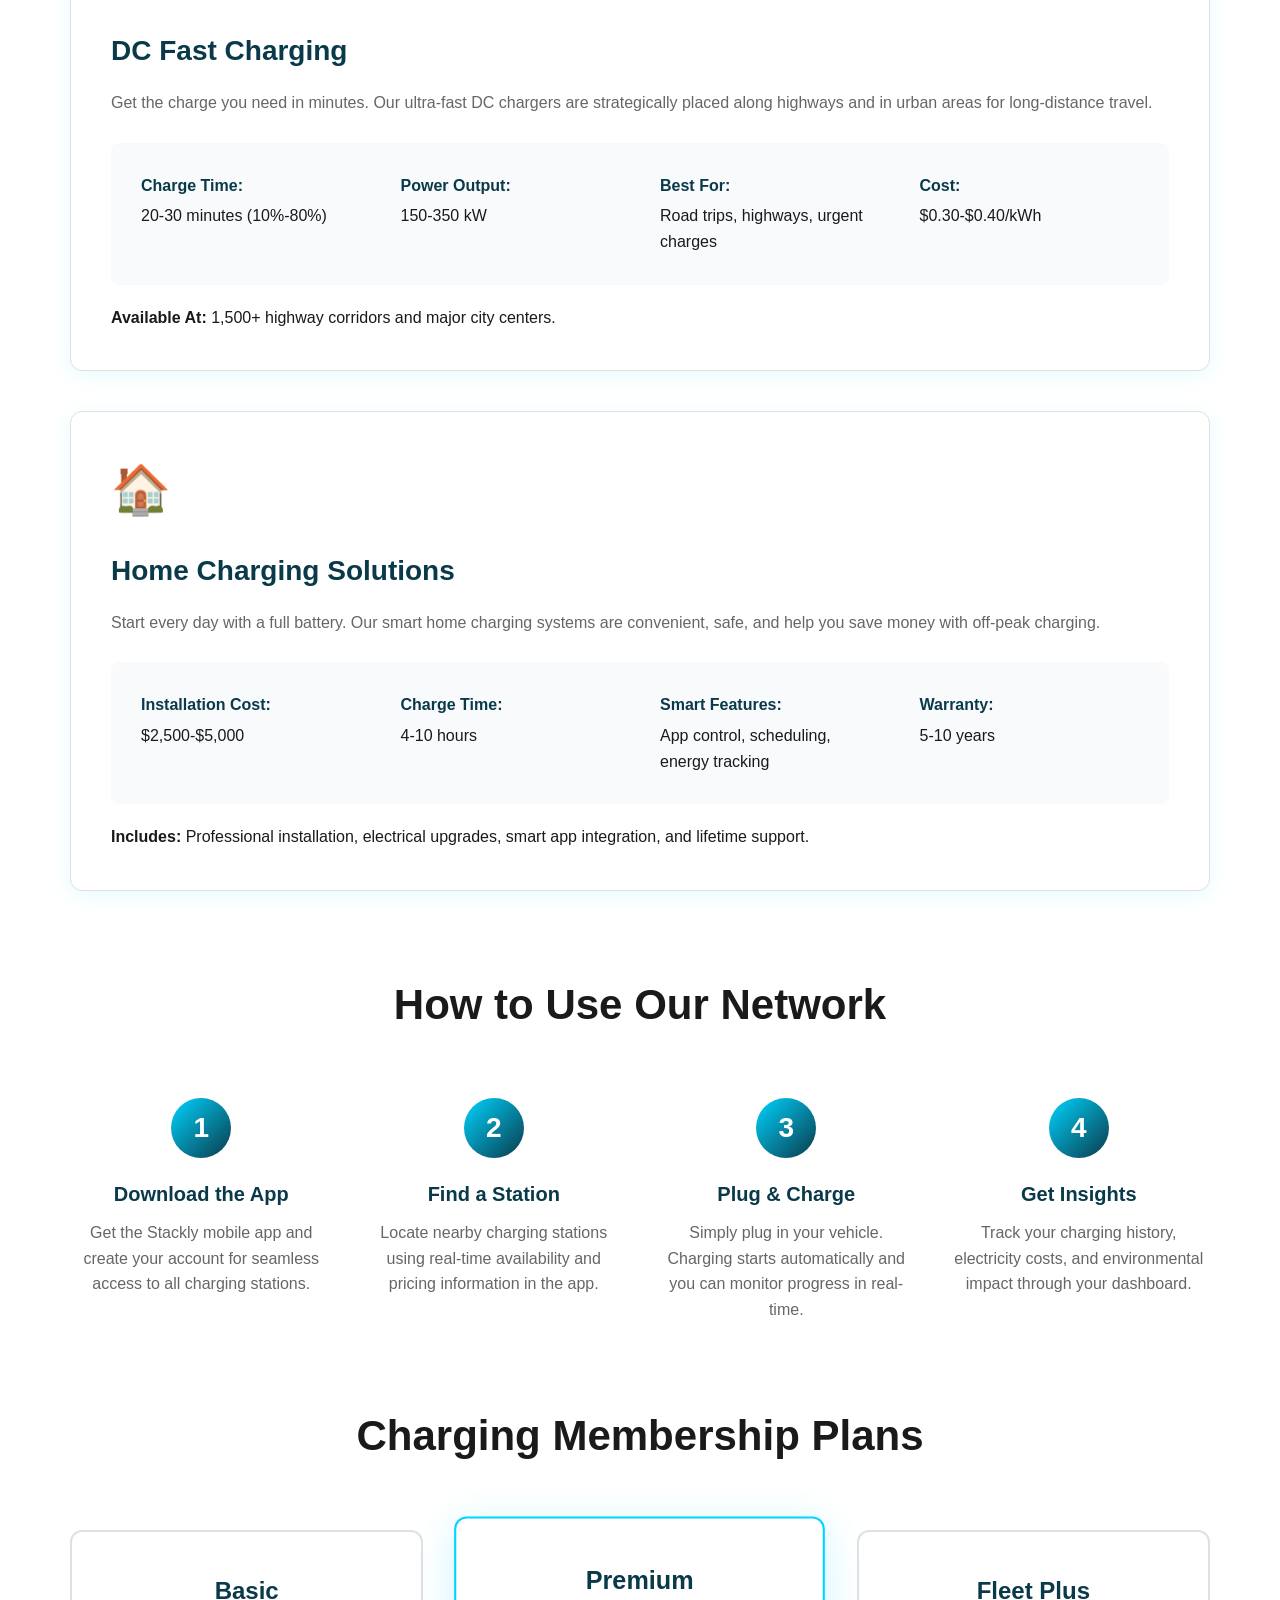
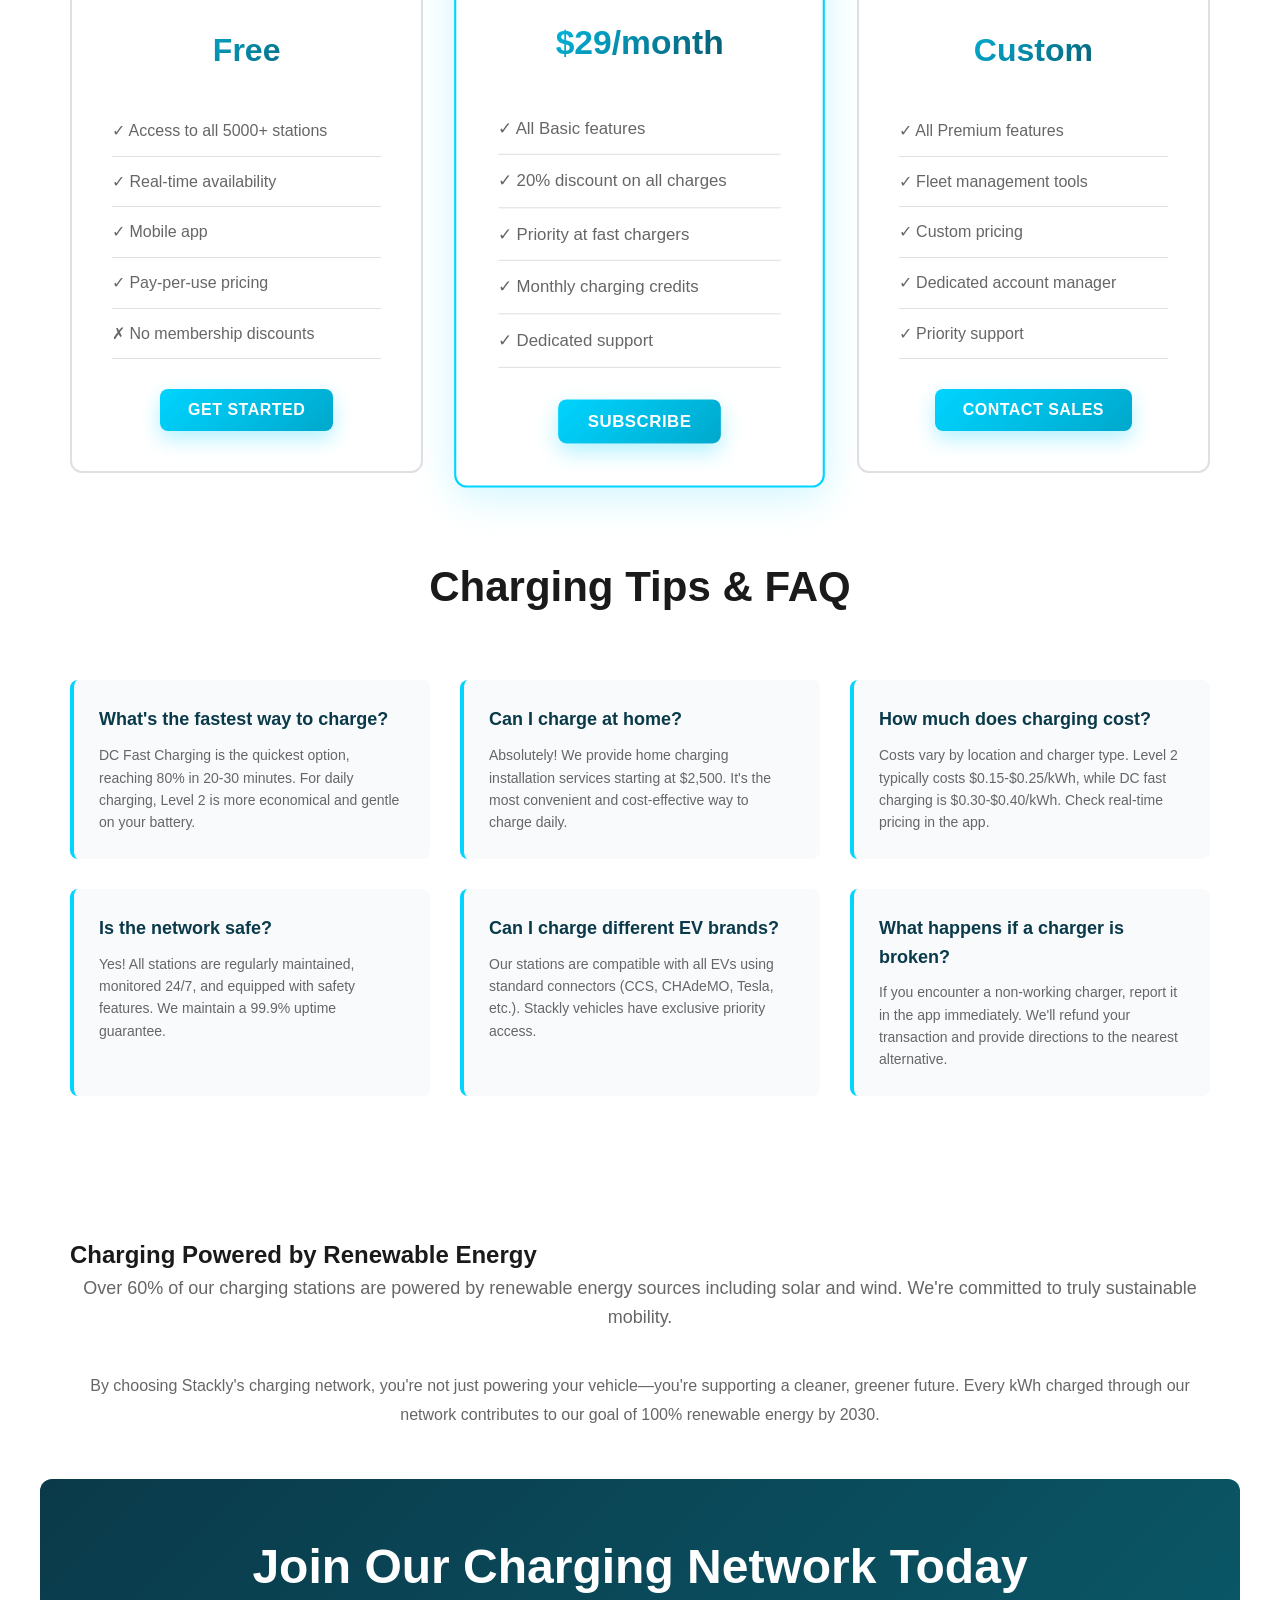
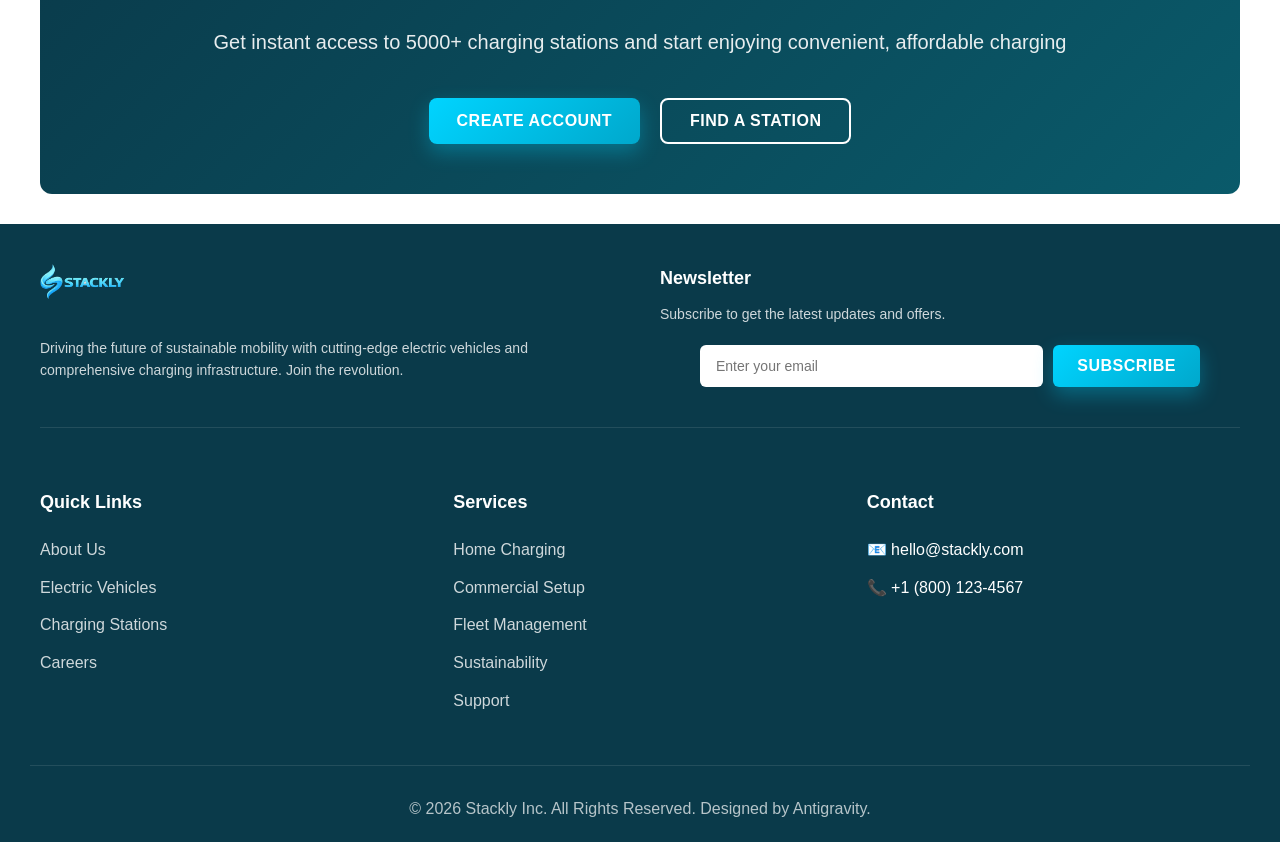
<file: charging.html>
<!DOCTYPE html>
<html lang="en">
<head>
    <meta charset="UTF-8">
    <meta name="viewport" content="width=device-width, initial-scale=1.0">
    <title>Charging Network - Stackly | Fast EV Charging Stations</title>
    <link rel="stylesheet" href="css/styles.css">
</head>
<body>
    <!-- PRELOADER -->
    <div class="preloader" id="preloader">
        <div class="loader-container">
            <div class="preloader-content">
                <div class="logo-animation">
                    <img src="stackly-logo-main.webp" alt="Stackly Logo" class="preloader-logo">
                    <div class="logo-glow"></div>
                </div>
                <div class="preloader-text">
                    <p class="preload-line">Charge.</p>
                    <p class="preload-line">Drive.</p>
                    <p class="preload-line">Sustain.</p>
                </div>
                <p class="loader-subtitle">Loading your journey</p>
            </div>
            <div class="loading-bar">
                <div class="loading-progress"></div>
            </div>
        </div>
    </div>
    <!-- NAVBAR -->
    <nav class="navbar">
        <div class="nav-container">
            <a href="index.html" class="logo">
                <img src="stackly-logo-main.webp" alt="Stackly Logo" class="logo-image" style="width: 85px; height: auto;">
            </a>
            <div class="nav-toggle" id="navToggle">
                <span></span>
                <span></span>
                <span></span>
            </div>
            <ul class="nav-menu" id="navMenu">
                <li><a href="index.html">Home</a></li>
                <li><a href="about.html">About Us</a></li>
                <li><a href="services.html">Services</a></li>
                <li><a href="vehicles.html">Electric Vehicles</a></li>
                <li><a href="charging.html" class="active">Charging</a></li>
                <li><a href="contact.html">Contact Us</a></li>
                <li id="logoutLi" style="display: none; border-top: 1px solid #e0e0e0; padding-top: 15px; margin-top: 10px;"><a href="#" onclick="handleLogout(event)" class="auth-btn" style="width: 100%; text-align: center; background: #FF6B6B; color: white;">Logout</a></li>
                <li id="authLi"><a href="login.html" class="auth-btn">Login</a></li>
                <li><a href="register.html" class="auth-btn primary"> Register</a></li>
            </ul>
        </div>
    </nav>

    <!-- CHARGING HERO -->
    <section class="about-hero">
        <h1>Stackly Charging Network</h1>
        <p>Powering your journey with 5000+ charging stations across 50+ cities</p>
    </section>

    <!-- CHARGING OVERVIEW -->
    <section class="charging-section">
        <div class="section-container">
            <h2>Our Global Charging Infrastructure</h2>
            <p style="text-align: center; margin-bottom: 60px; font-size: 18px; color: #666;">Access the world's most reliable and fastest-growing EV charging network</p>

            <!-- Network Statistics -->
            <div class="charging-stats">
                <div class="stat-box">
                    <h3>5000+</h3>
                    <p>Charging Stations</p>
                </div>
                <div class="stat-box">
                    <h3>50+</h3>
                    <p>Cities & Regions</p>
                </div>
                <div class="stat-box">
                    <h3>30</h3>
                    <p>Minutes to 80%</p>
                </div>
                <div class="stat-box">
                    <h3>99.9%</h3>
                    <p>Uptime Guarantee</p>
                </div>
            </div>

            <h2 style="margin-top: 80px;">Charging Station Types</h2>

            <!-- Level 2 Charging -->
            <div class="charging-type">
                <div class="charging-icon">🔌</div>
                <h3>Level 2 AC Charging</h3>
                <p class="description">
                    Perfect for daily charging at home, work, or shopping centers. Level 2 chargers are convenient and cost-effective for routine charging needs.
                </p>
                <div class="charging-details">
                    <div class="detail">
                        <strong>Charge Time:</strong> 4-10 hours
                    </div>
                    <div class="detail">
                        <strong>Power Output:</strong> 7-19 kW
                    </div>
                    <div class="detail">
                        <strong>Best For:</strong> Home, workplace, public lots
                    </div>
                    <div class="detail">
                        <strong>Cost:</strong> $0.15-$0.25/kWh
                    </div>
                </div>
                <p style="margin-top: 20px;"><strong>Available At:</strong> 3,500+ locations nationwide, including homes, apartments, and businesses.</p>
            </div>

            <!-- DC Fast Charging -->
            <div class="charging-type">
                <div class="charging-icon">⚡</div>
                <h3>DC Fast Charging</h3>
                <p class="description">
                    Get the charge you need in minutes. Our ultra-fast DC chargers are strategically placed along highways and in urban areas for long-distance travel.
                </p>
                <div class="charging-details">
                    <div class="detail">
                        <strong>Charge Time:</strong> 20-30 minutes (10%-80%)
                    </div>
                    <div class="detail">
                        <strong>Power Output:</strong> 150-350 kW
                    </div>
                    <div class="detail">
                        <strong>Best For:</strong> Road trips, highways, urgent charges
                    </div>
                    <div class="detail">
                        <strong>Cost:</strong> $0.30-$0.40/kWh
                    </div>
                </div>
                <p style="margin-top: 20px;"><strong>Available At:</strong> 1,500+ highway corridors and major city centers.</p>
            </div>

            <!-- Home Charging -->
            <div class="charging-type">
                <div class="charging-icon">🏠</div>
                <h3>Home Charging Solutions</h3>
                <p class="description">
                    Start every day with a full battery. Our smart home charging systems are convenient, safe, and help you save money with off-peak charging.
                </p>
                <div class="charging-details">
                    <div class="detail">
                        <strong>Installation Cost:</strong> $2,500-$5,000
                    </div>
                    <div class="detail">
                        <strong>Charge Time:</strong> 4-10 hours
                    </div>
                    <div class="detail">
                        <strong>Smart Features:</strong> App control, scheduling, energy tracking
                    </div>
                    <div class="detail">
                        <strong>Warranty:</strong> 5-10 years
                    </div>
                </div>
                <p style="margin-top: 20px;"><strong>Includes:</strong> Professional installation, electrical upgrades, smart app integration, and lifetime support.</p>
            </div>

            <h2 style="margin-top: 80px;">How to Use Our Network</h2>
            <div class="how-to-grid">
                <div class="how-step">
                    <div class="step-number">1</div>
                    <h4>Download the App</h4>
                    <p>Get the Stackly mobile app and create your account for seamless access to all charging stations.</p>
                </div>
                <div class="how-step">
                    <div class="step-number">2</div>
                    <h4>Find a Station</h4>
                    <p>Locate nearby charging stations using real-time availability and pricing information in the app.</p>
                </div>
                <div class="how-step">
                    <div class="step-number">3</div>
                    <h4>Plug & Charge</h4>
                    <p>Simply plug in your vehicle. Charging starts automatically and you can monitor progress in real-time.</p>
                </div>
                <div class="how-step">
                    <div class="step-number">4</div>
                    <h4>Get Insights</h4>
                    <p>Track your charging history, electricity costs, and environmental impact through your dashboard.</p>
                </div>
            </div>

            <h2 style="margin-top: 80px;">Charging Membership Plans</h2>
            <div class="pricing-grid">
                <div class="pricing-card">
                    <h3>Basic</h3>
                    <p class="price">Free</p>
                    <ul>
                        <li>✓ Access to all 5000+ stations</li>
                        <li>✓ Real-time availability</li>
                        <li>✓ Mobile app</li>
                        <li>✓ Pay-per-use pricing</li>
                        <li>✗ No membership discounts</li>
                    </ul>
                    <button class="btn btn-primary" onclick="window.location.href='register.html'">Get Started</button>
                </div>
                <div class="pricing-card featured">
                    <h3>Premium</h3>
                    <p class="price">$29/month</p>
                    <ul>
                        <li>✓ All Basic features</li>
                        <li>✓ 20% discount on all charges</li>
                        <li>✓ Priority at fast chargers</li>
                        <li>✓ Monthly charging credits</li>
                        <li>✓ Dedicated support</li>
                    </ul>
                    <button class="btn btn-primary" onclick="window.location.href='register.html'">Subscribe</button>
                </div>
                <div class="pricing-card">
                    <h3>Fleet Plus</h3>
                    <p class="price">Custom</p>
                    <ul>
                        <li>✓ All Premium features</li>
                        <li>✓ Fleet management tools</li>
                        <li>✓ Custom pricing</li>
                        <li>✓ Dedicated account manager</li>
                        <li>✓ Priority support</li>
                    </ul>
                    <button class="btn btn-primary" onclick="window.location.href='contact.html'">Contact Sales</button>
                </div>
            </div>

            <h2 style="margin-top: 80px;">Charging Tips & FAQ</h2>
            <div class="faq-section">
                <div class="faq-item">
                    <h4>What's the fastest way to charge?</h4>
                    <p>DC Fast Charging is the quickest option, reaching 80% in 20-30 minutes. For daily charging, Level 2 is more economical and gentle on your battery.</p>
                </div>
                <div class="faq-item">
                    <h4>Can I charge at home?</h4>
                    <p>Absolutely! We provide home charging installation services starting at $2,500. It's the most convenient and cost-effective way to charge daily.</p>
                </div>
                <div class="faq-item">
                    <h4>How much does charging cost?</h4>
                    <p>Costs vary by location and charger type. Level 2 typically costs $0.15-$0.25/kWh, while DC fast charging is $0.30-$0.40/kWh. Check real-time pricing in the app.</p>
                </div>
                <div class="faq-item">
                    <h4>Is the network safe?</h4>
                    <p>Yes! All stations are regularly maintained, monitored 24/7, and equipped with safety features. We maintain a 99.9% uptime guarantee.</p>
                </div>
                <div class="faq-item">
                    <h4>Can I charge different EV brands?</h4>
                    <p>Our stations are compatible with all EVs using standard connectors (CCS, CHAdeMO, Tesla, etc.). Stackly vehicles have exclusive priority access.</p>
                </div>
                <div class="faq-item">
                    <h4>What happens if a charger is broken?</h4>
                    <p>If you encounter a non-working charger, report it in the app immediately. We'll refund your transaction and provide directions to the nearest alternative.</p>
                </div>
            </div>
        </div>
    </section>

    <!-- SUSTAINABILITY -->
    <section class="sustainability-section">
        <div style="max-width: 1200px; margin: 0 auto;">
            <h2>Charging Powered by Renewable Energy</h2>
            <p style="text-align: center; font-size: 18px; margin-bottom: 40px; color: #666;">
                Over 60% of our charging stations are powered by renewable energy sources including solar and wind. We're committed to truly sustainable mobility.
            </p>
            <p style="text-align: center; font-size: 16px; color: #666; line-height: 1.8;">
                By choosing Stackly's charging network, you're not just powering your vehicle—you're supporting a cleaner, greener future. Every kWh charged through our network contributes to our goal of 100% renewable energy by 2030.
            </p>
        </div>
    </section>

    <!-- CTA SECTION -->
    <section class="cta-section">
        <h2>Join Our Charging Network Today</h2>
        <p>Get instant access to 5000+ charging stations and start enjoying convenient, affordable charging</p>
        <div class="cta-buttons">
            <button class="btn btn-primary" onclick="window.location.href='register.html'">Create Account</button>
            <button class="btn btn-secondary" onclick="window.location.href='contact.html'">Find a Station</button>
        </div>
    </section>

    <!-- FOOTER -->
    <footer class="footer">
        <div class="footer-top">
            <div class="footer-branding">
                <a href="index.html" class="footer-logo">
                    <img src="stackly-logo-main.webp" alt="Stackly Logo" style="width: 85px; height: auto;">
                </a>
                <p>Driving the future of sustainable mobility with cutting-edge electric vehicles and comprehensive charging infrastructure. Join the revolution.</p>
            </div>
            <div class="footer-newsletter">
                <h4>Newsletter</h4>
                <p>Subscribe to get the latest updates and offers.</p>
                <form class="newsletter-form">
                    <input type="email" placeholder="Enter your email" required>
                    <button type="submit" class="btn btn-primary">Subscribe</button>
                </form>
            </div>
        </div>

        <div class="footer-content">
            <div class="footer-section">
                <h4>Quick Links</h4>
                <ul>
                    <li><a href="about.html">About Us</a></li>
                    <li><a href="vehicles.html">Electric Vehicles</a></li>
                    <li><a href="charging.html">Charging Stations</a></li>
                    <li><a href="#">Careers</a></li>
                </ul>
            </div>
            <div class="footer-section">
                <h4>Services</h4>
                <ul>
                    <li><a href="services.html">Home Charging</a></li>
                    <li><a href="services.html">Commercial Setup</a></li>
                    <li><a href="#">Fleet Management</a></li>
                    <li><a href="#">Sustainability</a></li>
                    <li><a href="contact.html">Support</a></li>
                </ul>
            </div>
            <div class="footer-section">
                <h4>Contact</h4>
                <ul>
                    <li>📧 hello@stackly.com</li>
                    <li>📞 +1 (800) 123-4567</li>
                </ul>
            </div>
        </div>
        <div class="footer-bottom">
            <p>&copy; 2026 Stackly Inc. All Rights Reserved. Designed by Antigravity.</p>
        </div>
    </footer>

    <script src="js/script.js"></script>
</body>
</html>
</file>
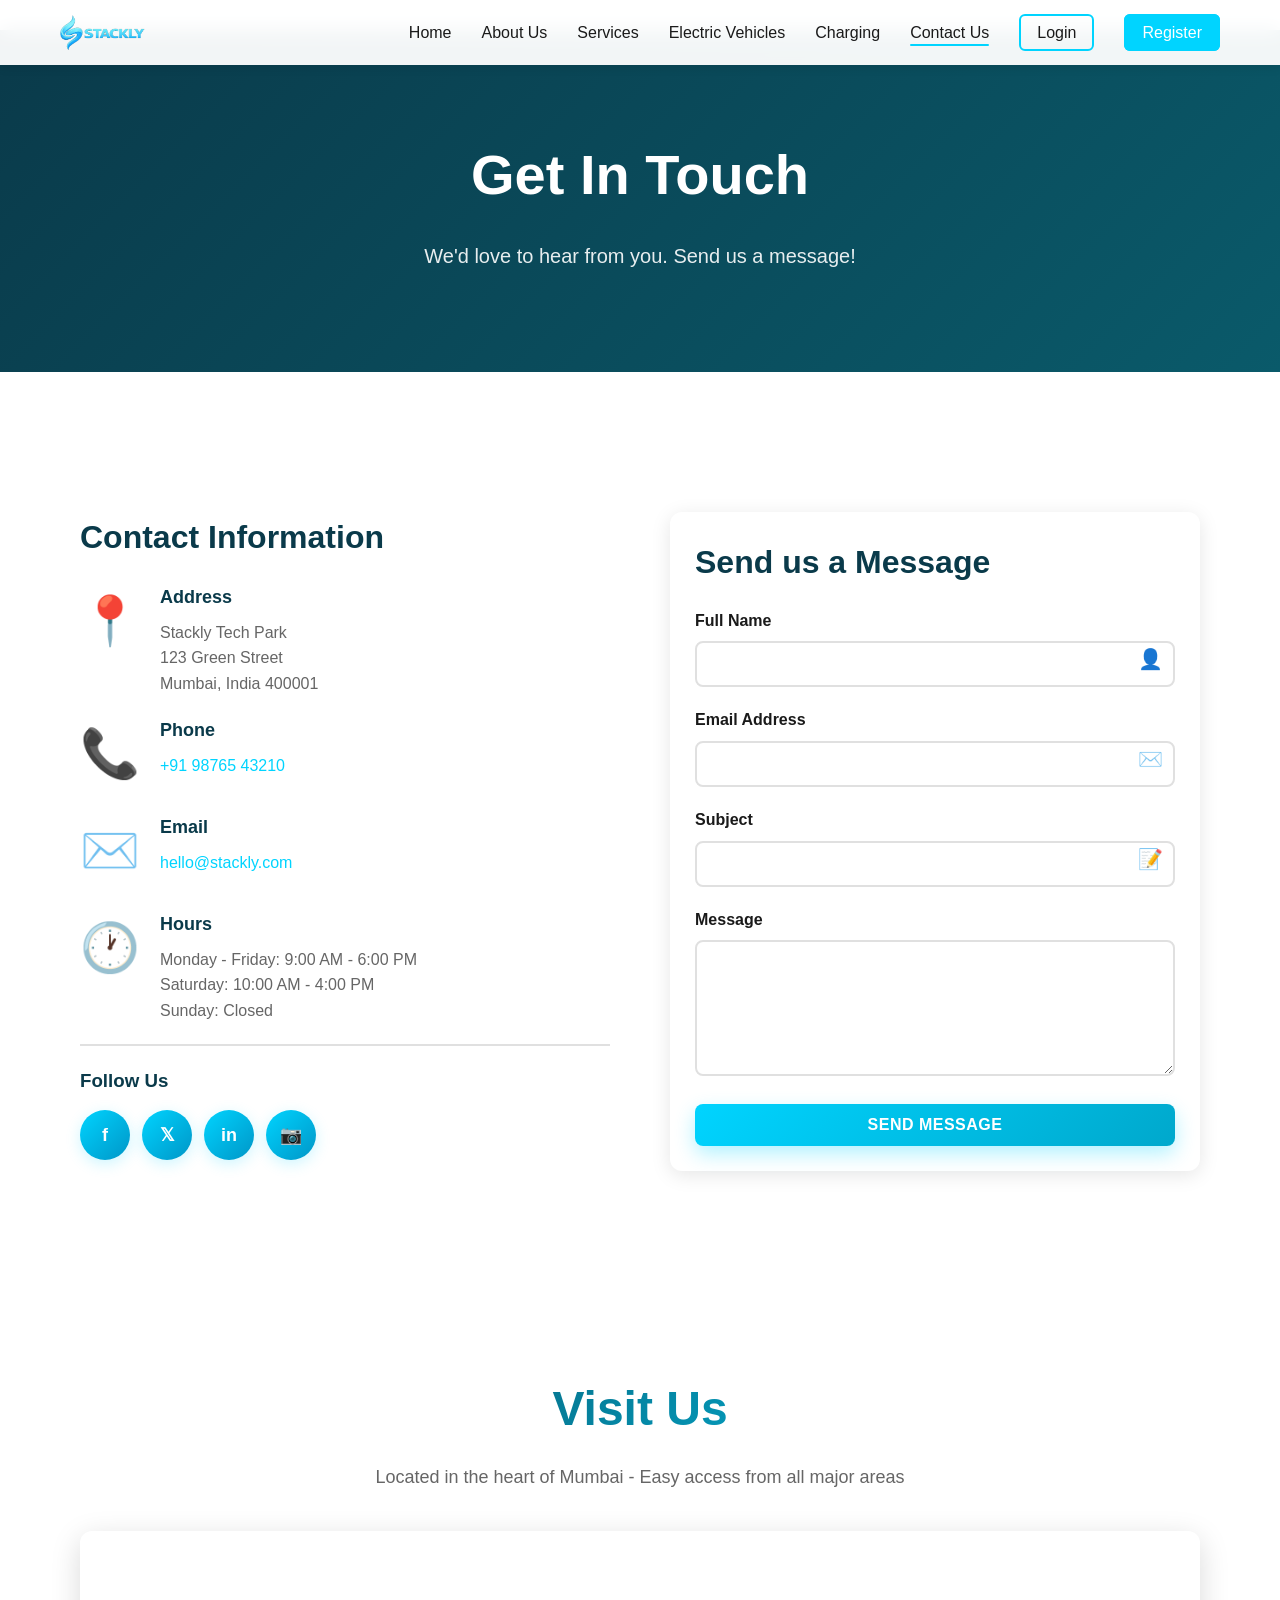
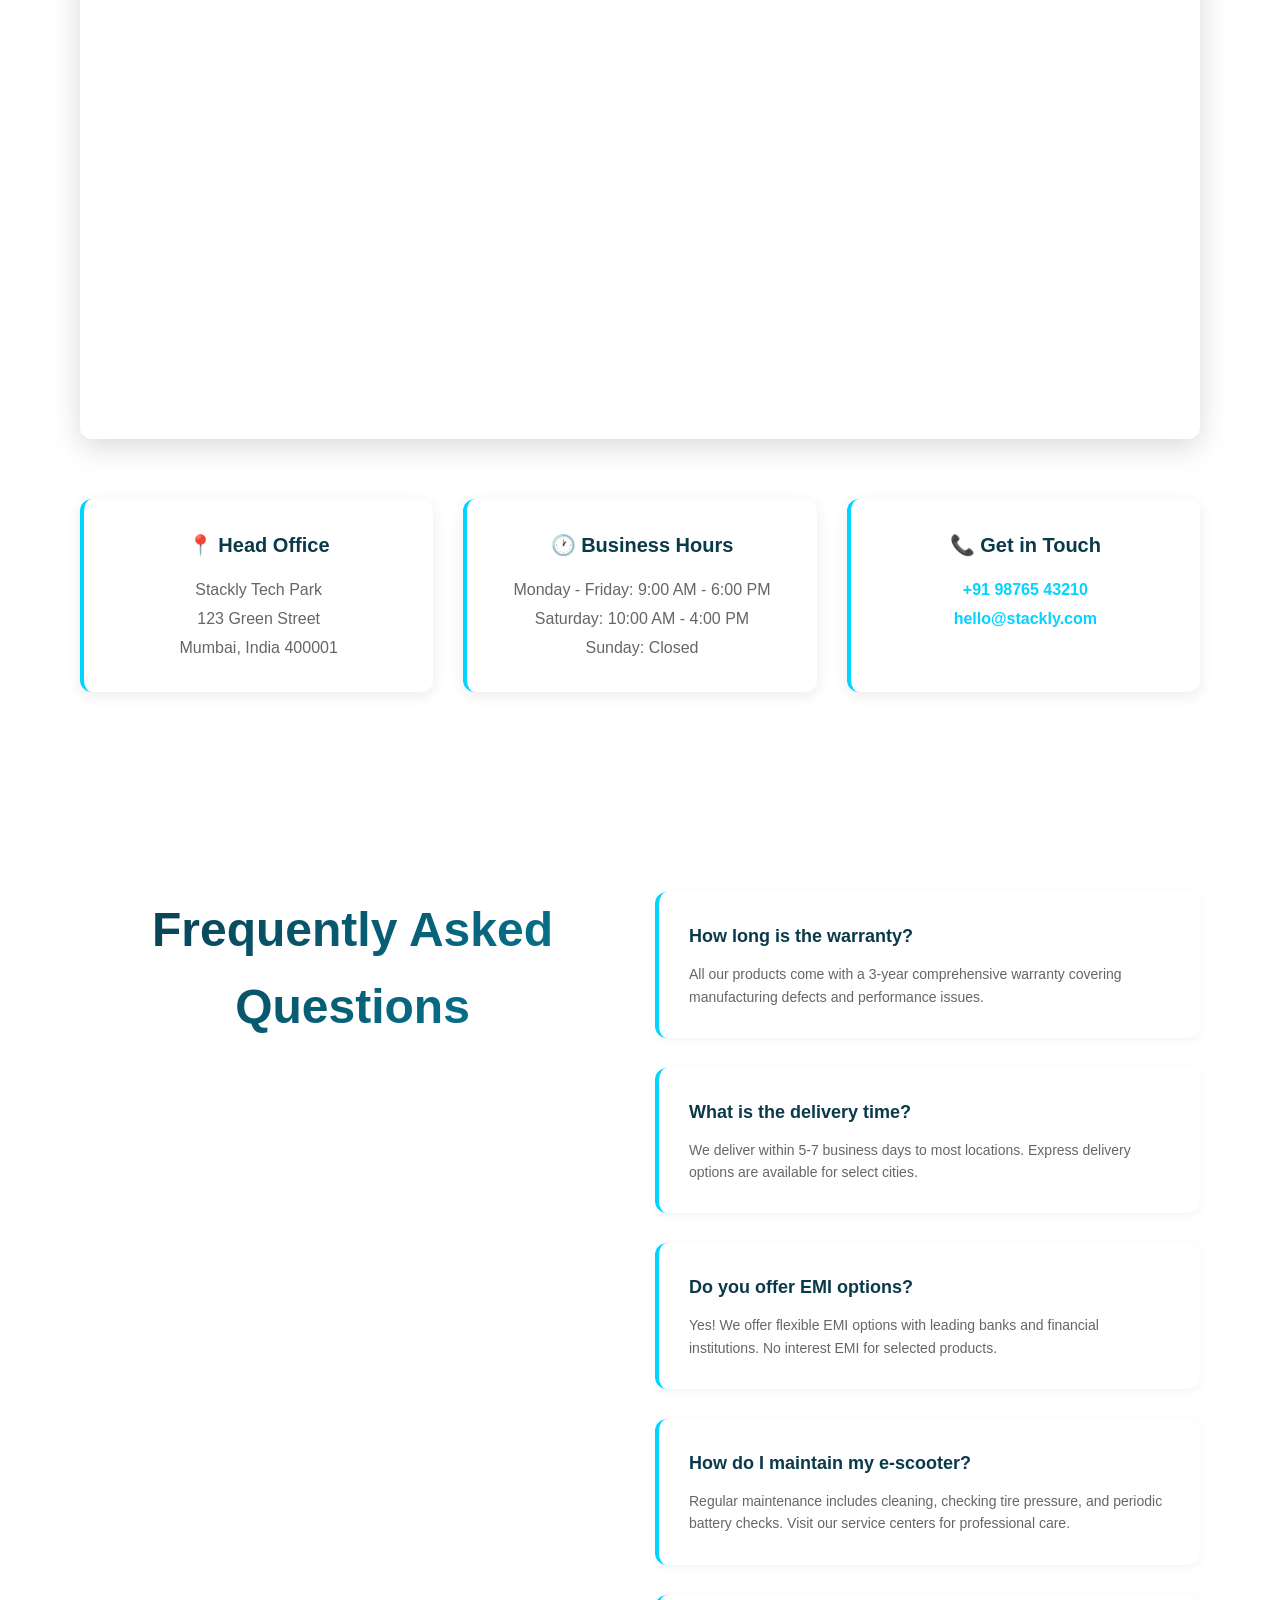
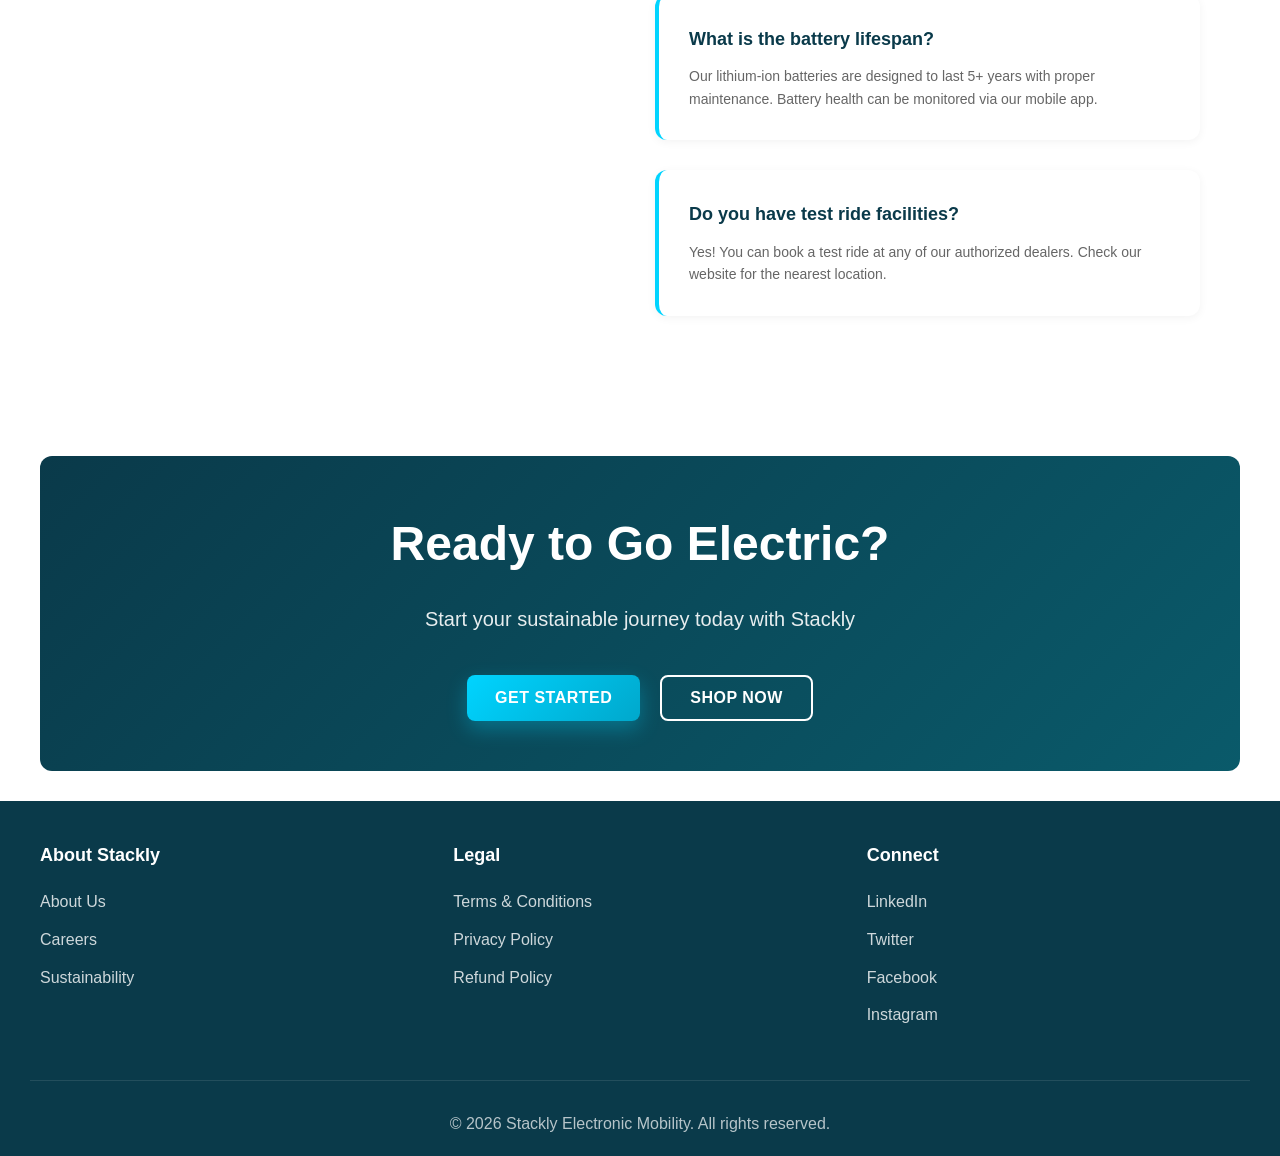
<file: contact.html>
<!DOCTYPE html>
<html lang="en">
<head>
    <meta charset="UTF-8">
    <meta name="viewport" content="width=device-width, initial-scale=1.0">
    <title>Contact Us - Stackly Electronic Mobility</title>
    <link rel="stylesheet" href="css/styles.css">
</head>
<body>
    <!-- NAVBAR -->
    <nav class="navbar">
        <div class="nav-container">
            <a href="index.html" class="logo">
                <img src="stackly-logo-main.webp" alt="Stackly Logo" class="logo-image" style="width: 85px; height: auto;">
            </a>
            <div class="nav-toggle" id="navToggle">
                <span></span>
                <span></span>
                <span></span>
            </div>
            <ul class="nav-menu" id="navMenu">
                <li><a href="index.html">Home</a></li>
                <li><a href="about.html">About Us</a></li>
                <li><a href="services.html">Services</a></li>
                <li><a href="vehicles.html">Electric Vehicles</a></li>
                <li><a href="charging.html">Charging</a></li>
                <li><a href="contact.html" class="active">Contact Us</a></li>
                <li id="logoutLi" style="display: none; border-top: 1px solid #e0e0e0; padding-top: 15px; margin-top: 10px;"><a href="#" onclick="handleLogout(event)" class="auth-btn" style="width: 100%; text-align: center; background: #FF6B6B; color: white;">Logout</a></li>
                <li id="authLi"><a href="login.html" class="auth-btn">Login</a></li>
                <li id="signupLi"><a href="register.html" class="auth-btn primary"> Register</a></li>
            </ul>
        </div>
    </nav>

    <!-- CONTACT HERO -->
    <section class="about-hero">
        <h1>Get In Touch</h1>
        <p>We'd love to hear from you. Send us a message!</p>
    </section>

    <!-- CONTACT SECTION -->
    <section class="contact-section">
        <div class="contact-container">
            <div class="contact-info">
                <h2>Contact Information</h2>
                
                <div class="contact-item">
                    <span class="contact-icon">📍</span>
                    <div>
                        <h3>Address</h3>
                        <p>Stackly Tech Park<br>123 Green Street<br>Mumbai, India 400001</p>
                    </div>
                </div>

                <div class="contact-item">
                    <span class="contact-icon">📞</span>
                    <div>
                        <h3>Phone</h3>
                        <p><a href="tel:+919876543210">+91 98765 43210</a></p>
                    </div>
                </div>

                <div class="contact-item">
                    <span class="contact-icon">✉️</span>
                    <div>
                        <h3>Email</h3>
                        <p><a href="mailto:hello@stackly.com">hello@stackly.com</a></p>
                    </div>
                </div>

                <div class="contact-item">
                    <span class="contact-icon">🕐</span>
                    <div>
                        <h3>Hours</h3>
                        <p>Monday - Friday: 9:00 AM - 6:00 PM<br>Saturday: 10:00 AM - 4:00 PM<br>Sunday: Closed</p>
                    </div>
                </div>

                <div class="social-links">
                    <h3>Follow Us</h3>
                    <div class="social-icons">
                        <a href="https://facebook.com" class="social-icon" title="Facebook">f</a>
                        <a href="https://twitter.com" class="social-icon" title="Twitter">𝕏</a>
                        <a href="https://linkedin.com" class="social-icon" title="LinkedIn">in</a>
                        <a href="https://instagram.com" class="social-icon" title="Instagram">📷</a>
                    </div>
                </div>
            </div>

            <div class="contact-form-container">
                <h2>Send us a Message</h2>
                <form id="contactForm" onsubmit="handleContact(event)">
                    <div class="form-group">
                        <label for="name">Full Name</label>
                        <input type="text" id="name" name="name" required>
                        <span class="form-icon">👤</span>
                    </div>

                    <div class="form-group">
                        <label for="contactEmail">Email Address</label>
                        <input type="email" id="contactEmail" name="contactEmail" required>
                        <span class="form-icon">✉️</span>
                    </div>

                    <div class="form-group">
                        <label for="subject">Subject</label>
                        <input type="text" id="subject" name="subject" required>
                        <span class="form-icon">📝</span>
                    </div>

                    <div class="form-group">
                        <label for="message">Message</label>
                        <textarea id="message" name="message" rows="6" required></textarea>
                    </div>

                    <button type="submit" class="btn btn-primary full-width">Send Message</button>
                </form>
            </div>
        </div>
    </section>

    <!-- MAP SECTION -->
    <section class="map-section">
        <h2>Visit Us</h2>
        <p>Located in the heart of Mumbai - Easy access from all major areas</p>
        <div class="map-container">
            <iframe src="https://www.google.com/maps/embed?pb=!1m18!1m12!1m3!1d3771.7357869825996!2d72.87978762346895!3d19.076092181826217!2m3!1f0!2f0!3f0!3m2!1i1024!2i768!4f13.1!3m3!1m2!1s0x3be7c9fa5d5d5d5d%3A0x0!2sGreen%20Street%2C%20Mumbai!5e0!3m2!1sen!2sin!4v1234567890" width="100%" height="500" style="border:none; border-radius: 12px;" allowfullscreen="" loading="lazy" referrerpolicy="no-referrer-when-downgrade"></iframe>
        </div>
        <div class="office-locations">
            <div class="location-card">
                <h3>📍 Head Office</h3>
                <p>Stackly Tech Park<br>123 Green Street<br>Mumbai, India 400001</p>
            </div>
            <div class="location-card">
                <h3>🕐 Business Hours</h3>
                <p>Monday - Friday: 9:00 AM - 6:00 PM<br>Saturday: 10:00 AM - 4:00 PM<br>Sunday: Closed</p>
            </div>
            <div class="location-card">
                <h3>📞 Get in Touch</h3>
                <p><a href="tel:+919876543210">+91 98765 43210</a><br><a href="mailto:hello@stackly.com">hello@stackly.com</a></p>
            </div>
        </div>
    </section>

    <!-- FAQ SECTION -->
    <section class="faq-section">
        <h2>Frequently Asked Questions</h2>
        <div class="faq-grid">
            <div class="faq-item">
                <h3>How long is the warranty?</h3>
                <p>All our products come with a 3-year comprehensive warranty covering manufacturing defects and performance issues.</p>
            </div>
            <div class="faq-item">
                <h3>What is the delivery time?</h3>
                <p>We deliver within 5-7 business days to most locations. Express delivery options are available for select cities.</p>
            </div>
            <div class="faq-item">
                <h3>Do you offer EMI options?</h3>
                <p>Yes! We offer flexible EMI options with leading banks and financial institutions. No interest EMI for selected products.</p>
            </div>
            <div class="faq-item">
                <h3>How do I maintain my e-scooter?</h3>
                <p>Regular maintenance includes cleaning, checking tire pressure, and periodic battery checks. Visit our service centers for professional care.</p>
            </div>
            <div class="faq-item">
                <h3>What is the battery lifespan?</h3>
                <p>Our lithium-ion batteries are designed to last 5+ years with proper maintenance. Battery health can be monitored via our mobile app.</p>
            </div>
            <div class="faq-item">
                <h3>Do you have test ride facilities?</h3>
                <p>Yes! You can book a test ride at any of our authorized dealers. Check our website for the nearest location.</p>
            </div>
        </div>
    </section>

    <!-- CTA SECTION -->
    <section class="cta-section">
        <h2>Ready to Go Electric?</h2>
        <p>Start your sustainable journey today with Stackly</p>
        <div class="cta-buttons">
            <button class="btn btn-primary" onclick="window.location.href='register.html'">Get Started</button>
            <button class="btn btn-secondary" onclick="window.location.href='products.html'">Shop Now</button>
        </div>
    </section>

    <!-- FOOTER -->
    <footer class="footer">
        <div class="footer-content">
            <div class="footer-section">
                <h4>About Stackly</h4>
                <ul>
                    <li><a href="about.html">About Us</a></li>
                    <li><a href="#">Careers</a></li>
                    <li><a href="#">Sustainability</a></li>
                </ul>
            </div>
            <div class="footer-section">
                <h4>Legal</h4>
                <ul>
                    <li><a href="#">Terms & Conditions</a></li>
                    <li><a href="#">Privacy Policy</a></li>
                    <li><a href="#">Refund Policy</a></li>
                </ul>
            </div>
            <div class="footer-section">
                <h4>Connect</h4>
                <ul>
                    <li><a href="https://linkedin.com">LinkedIn</a></li>
                    <li><a href="https://twitter.com">Twitter</a></li>
                    <li><a href="https://facebook.com">Facebook</a></li>
                    <li><a href="https://instagram.com">Instagram</a></li>
                </ul>
            </div>
        </div>
        <div class="footer-bottom">
            <p>&copy; 2026 Stackly Electronic Mobility. All rights reserved.</p>
        </div>
    </footer>

    <style>
        .contact-section {
            max-width: 1200px;
            margin: 80px auto;
            padding: 60px 40px;
        }

        .contact-container {
            display: grid;
            grid-template-columns: 1fr 1fr;
            gap: 60px;
        }

        .contact-info h2,
        .contact-form-container h2 {
            font-size: 32px;
            font-weight: 800;
            margin-bottom: 20px;
            color: var(--secondary-color);
        }

        .contact-item {
            display: flex;
            gap: 20px;
            margin-bottom: 20px;
        }

        .contact-icon {
            font-size: 48px;
            flex-shrink: 0;
        }

        .contact-item h3 {
            font-size: 18px;
            margin-bottom: 8px;
            color: var(--secondary-color);
        }

        .contact-item p {
            color: var(--text-secondary);
        }

        .contact-item a {
            color: var(--primary-color);
            text-decoration: none;
            transition: all 0.3s ease;
        }

        .contact-item a:hover {
            text-decoration: underline;
        }

        .social-links {
            margin-top: 20px;
            padding-top: 20px;
            border-top: 2px solid var(--border-color);
        }

        .social-links h3 {
            color: var(--secondary-color);
            margin-bottom: 15px;
        }

        .social-icons {
            display: flex;
            gap: 12px;
            flex-wrap: wrap;
        }

        .social-icon {
            width: 50px;
            height: 50px;
            background: linear-gradient(135deg, var(--primary-color), #0096C7);
            color: white;
            border-radius: 50%;
            display: flex;
            align-items: center;
            justify-content: center;
            text-decoration: none;
            font-weight: 600;
            font-size: 18px;
            transition: all 0.4s cubic-bezier(0.23, 1, 0.320, 1);
            box-shadow: 0 4px 15px rgba(0, 212, 255, 0.2);
        }

        .social-icon:hover {
            transform: scale(1.15) translateY(-5px);
            box-shadow: 0 10px 30px rgba(0, 212, 255, 0.4);
        }

        .social-icon:active {
            transform: scale(0.95);
        }

        .contact-form-container {
            background: white;
            border-radius: 12px;
            padding: 25px;
            box-shadow: 0 4px 20px rgba(0, 0, 0, 0.1);
        }

        .contact-form-container textarea {
            width: 100%;
            padding: 12px 15px;
            border: 2px solid var(--border-color);
            border-radius: 8px;
            font-size: 16px;
            font-family: inherit;
            resize: vertical;
            transition: all 0.3s ease;
        }

        .contact-form-container textarea:focus {
            outline: none;
            border-color: var(--primary-color);
            box-shadow: 0 0 0 3px rgba(0, 212, 255, 0.1);
        }

        /* MAP SECTION STYLES */
        .map-section {
            max-width: 1200px;
            margin: 80px auto;
            padding: 60px 40px;
            text-align: center;
        }

        .map-section h2 {
            font-size: 48px;
            font-weight: 800;
            margin-bottom: 15px;
            background: linear-gradient(135deg, var(--secondary-color), var(--primary-color));
            -webkit-background-clip: text;
            -webkit-text-fill-color: transparent;
            background-clip: text;
            animation: fadeInDown 0.8s ease-out;
        }

        .map-section > p {
            font-size: 18px;
            color: var(--text-secondary);
            margin-bottom: 20px;
            animation: fadeInUp 0.8s ease-out 0.2s both;
        }

        @keyframes fadeInDown {
            from {
                transform: translateY(-20px);
                opacity: 0;
            }
            to {
                transform: translateY(0);
                opacity: 1;
            }
        }

        @keyframes fadeInUp {
            from {
                transform: translateY(20px);
                opacity: 0;
            }
            to {
                transform: translateY(0);
                opacity: 1;
            }
        }

        .map-container {
            width: 100%;
            margin: 40px 0;
            border-radius: 12px;
            overflow: hidden;
            box-shadow: 0 8px 30px rgba(0, 0, 0, 0.15);
            animation: zoomIn 0.8s ease-out 0.3s both;
        }

        @keyframes zoomIn {
            from {
                transform: scale(0.95);
                opacity: 0;
            }
            to {
                transform: scale(1);
                opacity: 1;
            }
        }

        .office-locations {
            display: grid;
            grid-template-columns: repeat(auto-fit, minmax(250px, 1fr));
            gap: 30px;
            margin-top: 60px;
        }

        .location-card {
            background: white;
            border-radius: 12px;
            padding: 30px;
            box-shadow: 0 4px 15px rgba(0, 0, 0, 0.08);
            transition: all 0.3s ease;
            border-left: 4px solid var(--primary-color);
            animation: slideUp 0.6s ease-out forwards;
        }

        .location-card:nth-child(1) {
            animation-delay: 0.4s;
        }

        .location-card:nth-child(2) {
            animation-delay: 0.5s;
        }

        .location-card:nth-child(3) {
            animation-delay: 0.6s;
        }

        @keyframes slideUp {
            from {
                transform: translateY(30px);
                opacity: 0;
            }
            to {
                transform: translateY(0);
                opacity: 1;
            }
        }

        .location-card:hover {
            transform: translateY(-10px);
            box-shadow: 0 12px 30px rgba(0, 212, 255, 0.2);
        }

        .location-card h3 {
            font-size: 20px;
            font-weight: 700;
            color: var(--secondary-color);
            margin-bottom: 15px;
        }

        .location-card p {
            color: var(--text-secondary);
            line-height: 1.8;
        }

        .location-card a {
            color: var(--primary-color);
            text-decoration: none;
            font-weight: 600;
            transition: all 0.3s ease;
        }

        .location-card a:hover {
            text-decoration: underline;
        }

        .faq-section {
            max-width: 1200px;
            margin: 80px auto;
            padding: 60px 40px;
        }

        .faq-section h2 {
            font-size: 48px;
            font-weight: 800;
            text-align: center;
            margin-bottom: 60px;
            background: linear-gradient(135deg, var(--secondary-color), var(--primary-color));
            -webkit-background-clip: text;
            -webkit-text-fill-color: transparent;
            background-clip: text;
        }

        .faq-grid {
            display: grid;
            grid-template-columns: repeat(auto-fit, minmax(300px, 1fr));
            gap: 30px;
        }

        .faq-item {
            background: white;
            border-radius: 12px;
            padding: 30px;
            box-shadow: 0 2px 10px rgba(0, 0, 0, 0.05);
            transition: all 0.3s ease;
            border-left: 4px solid var(--primary-color);
        }

        .faq-item:hover {
            transform: translateY(-5px);
            box-shadow: var(--shadow);
        }

        .faq-item h3 {
            font-size: 18px;
            margin-bottom: 12px;
            color: var(--secondary-color);
        }

        .faq-item p {
            color: var(--text-secondary);
            line-height: 1.6;
        }

        @media (max-width: 768px) {
            .contact-container {
                grid-template-columns: 1fr;
                gap: 40px;
            }

            .faq-grid {
                grid-template-columns: 1fr;
            }

            .contact-section {
                padding: 40px 20px;
            }

            .map-section {
                padding: 40px 20px;
            }

            .map-container {
                margin: 30px 0;
            }

            .map-section h2 {
                font-size: 36px;
            }

            .office-locations {
                grid-template-columns: 1fr;
                gap: 20px;
            }
        }
    </style>

    <script src="js/script.js"></script>
    <script>
        function handleContact(event) {
            event.preventDefault();
            
            const name = document.getElementById('name').value;
            const email = document.getElementById('contactEmail').value;
            const subject = document.getElementById('subject').value;
            const message = document.getElementById('message').value;
            
            if (name && email && subject && message) {
                localStorage.setItem('lastContact', JSON.stringify({
                    name, email, subject, message,
                    timestamp: new Date().toISOString()
                }));
                
                showNotification('Thank you for your message! We\'ll get back to you soon.', 'success');
                event.target.reset();
            }
        }
    </script>
</body>
</html>
</file>
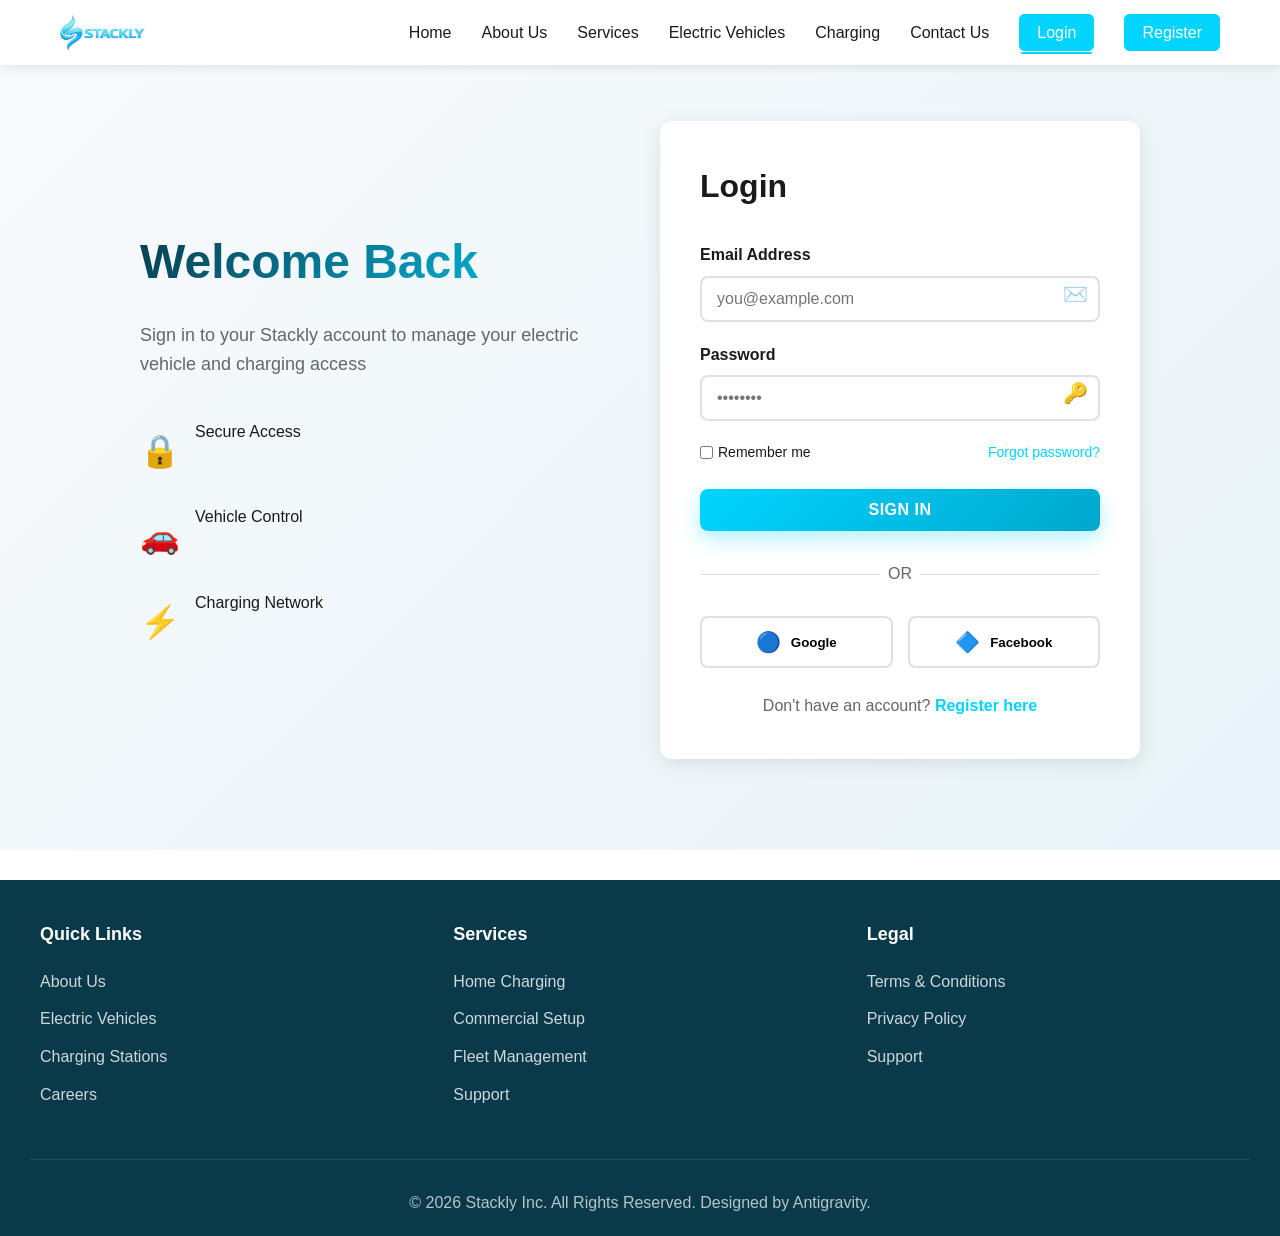
<file: login.html>
<!DOCTYPE html>
<html lang="en">
<head>
    <meta charset="UTF-8">
    <meta name="viewport" content="width=device-width, initial-scale=1.0">
    <title>Login - Stackly | Electric Vehicles & Charging</title>
    <link rel="stylesheet" href="css/styles.css">
</head>
<body>
    <!-- NAVBAR -->
    <nav class="navbar">
        <div class="nav-container">
            <a href="index.html" class="logo">
                <img src="stackly-logo-main.webp" alt="Stackly Logo" class="logo-image" style="width: 85px; height: auto;">
            </a>
            <div class="nav-toggle" id="navToggle">
                <span></span>
                <span></span>
                <span></span>
            </div>
            <ul class="nav-menu" id="navMenu">
                <li><a href="index.html">Home</a></li>
                <li><a href="about.html">About Us</a></li>
                <li><a href="services.html">Services</a></li>
                <li><a href="vehicles.html">Electric Vehicles</a></li>
                <li><a href="charging.html">Charging</a></li>
                <li><a href="contact.html">Contact Us</a></li>
                <li id="logoutLi" style="display: none; border-top: 1px solid #e0e0e0; padding-top: 15px; margin-top: 10px;"><a href="#" onclick="handleLogout(event)" class="auth-btn" style="width: 100%; text-align: center; background: #FF6B6B; color: white;">Logout</a></li>
                <li id="authLi"><a href="login.html" class="auth-btn active">Login</a></li>
                <li id="signupLi"><a href="register.html" class="auth-btn primary"> Register</a></li>
            </ul>
        </div>
    </nav>

    <!-- LOGIN SECTION -->
    <section class="auth-section">
        <div class="auth-container">
            <div class="auth-left">
                <h1>Welcome Back</h1>
                <p>Sign in to your Stackly account to manage your electric vehicle and charging access</p>
                <div class="auth-features">
                    <div class="feature-item">
                        <span class="feature-icon">🔒</span>
                        <p>Secure Access</p>
                    </div>
                    <div class="feature-item">
                        <span class="feature-icon">🚗</span>
                        <p>Vehicle Control</p>
                    </div>
                    <div class="feature-item">
                        <span class="feature-icon">⚡</span>
                        <p>Charging Network</p>
                    </div>
                </div>
            </div>
            
            <div class="auth-right">
                <div class="form-wrapper">
                    <h2>Login</h2>
                    <form id="loginForm" onsubmit="handleLogin(event)">
                        <div class="form-group">
                            <label for="email">Email Address</label>
                            <input type="email" id="email" name="email" placeholder="you@example.com" required>
                            <span class="form-icon">✉️</span>
                        </div>
                        <div class="form-group">
                            <label for="password">Password</label>
                            <input type="password" id="password" name="password" placeholder="••••••••" required>
                            <span class="form-icon">🔑</span>
                        </div>
                        <div class="remember-forgot">
                            <label><input type="checkbox"> Remember me</label>
                            <a href="#">Forgot password?</a>
                        </div>
                        <button type="submit" class="btn btn-primary full-width">Sign In</button>
                    </form>
                    
                    <div class="divider">OR</div>
                    
                    <div class="social-login">
                        <button class="social-btn google">
                            <span>🔵</span> Google
                        </button>
                        <button class="social-btn facebook">
                            <span>🔷</span> Facebook
                        </button>
                    </div>
                    
                    <p class="auth-switch">Don't have an account? <a href="register.html">Register here</a></p>
                </div>
            </div>
        </div>
    </section>

    <!-- FOOTER -->
    <footer class="footer">
        <div class="footer-content">
            <div class="footer-section">
                <h4>Quick Links</h4>
                <ul>
                    <li><a href="about.html">About Us</a></li>
                    <li><a href="contact.html">Electric Vehicles</a></li>
                    <li><a href="blog.html">Charging Stations</a></li>
                    <li><a href="#">Careers</a></li>
                </ul>
            </div>
            <div class="footer-section">
                <h4>Services</h4>
                <ul>
                    <li><a href="products.html">Home Charging</a></li>
                    <li><a href="products.html">Commercial Setup</a></li>
                    <li><a href="#">Fleet Management</a></li>
                    <li><a href="#">Support</a></li>
                </ul>
            </div>
            <div class="footer-section">
                <h4>Legal</h4>
                <ul>
                    <li><a href="#">Terms & Conditions</a></li>
                    <li><a href="#">Privacy Policy</a></li>
                    <li><a href="#">Support</a></li>
                </ul>
            </div>
        </div>
        <div class="footer-bottom">
            <p>&copy; 2026 Stackly Inc. All Rights Reserved. Designed by Antigravity.</p>
        </div>
    </footer>

    <script src="js/script.js"></script>
</body>
</html>
</file>
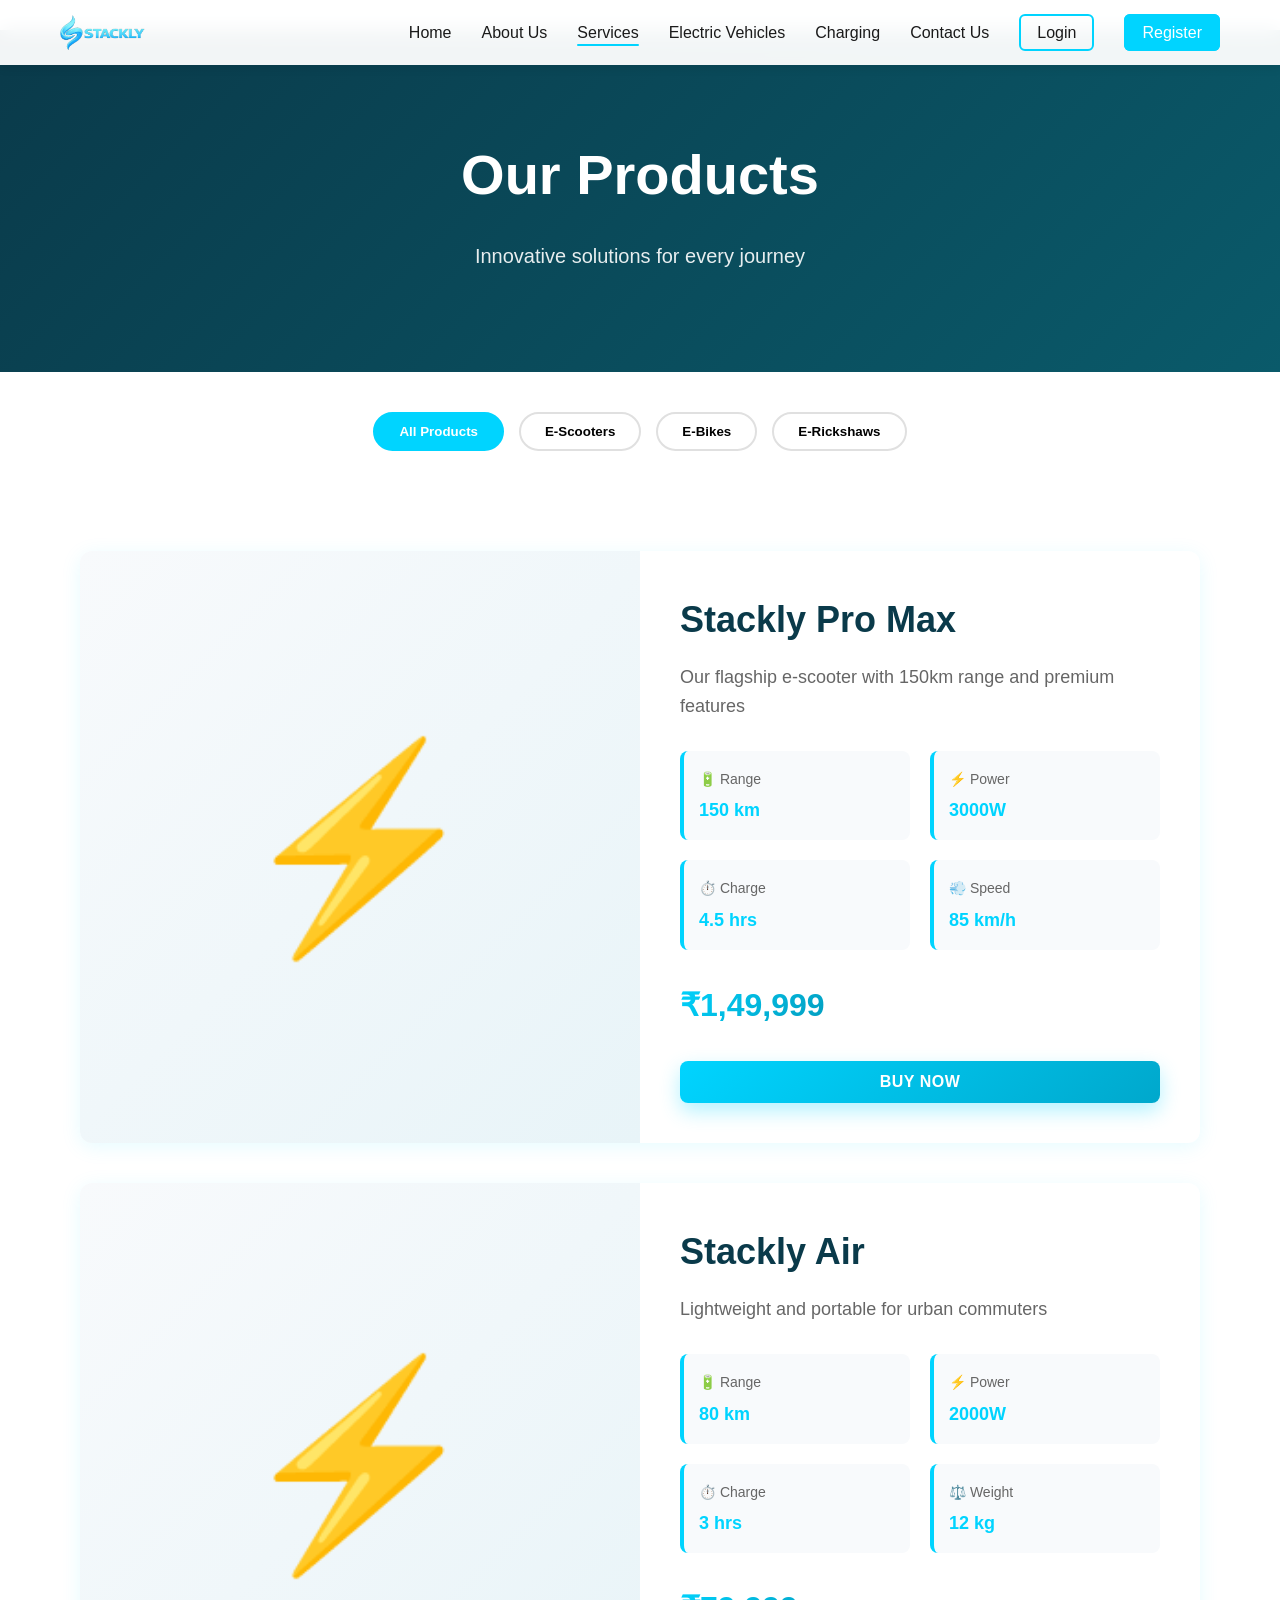
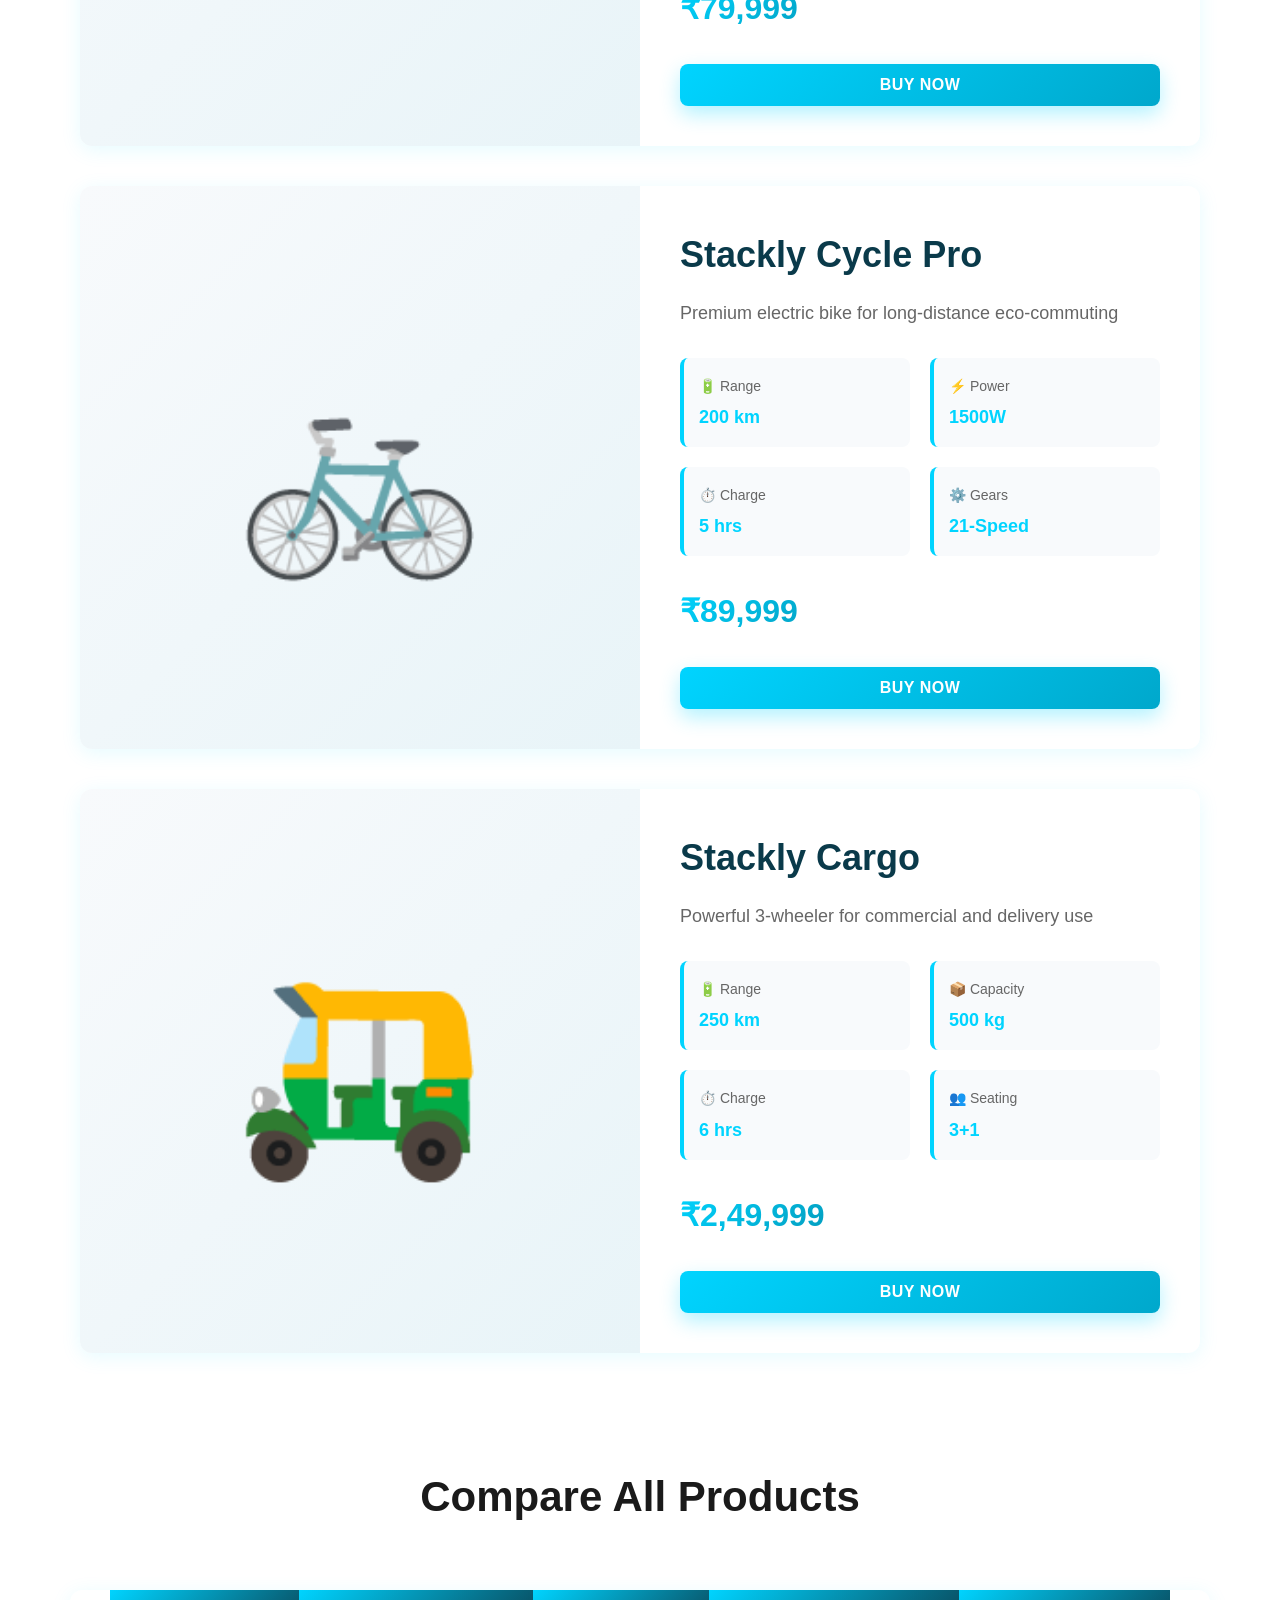
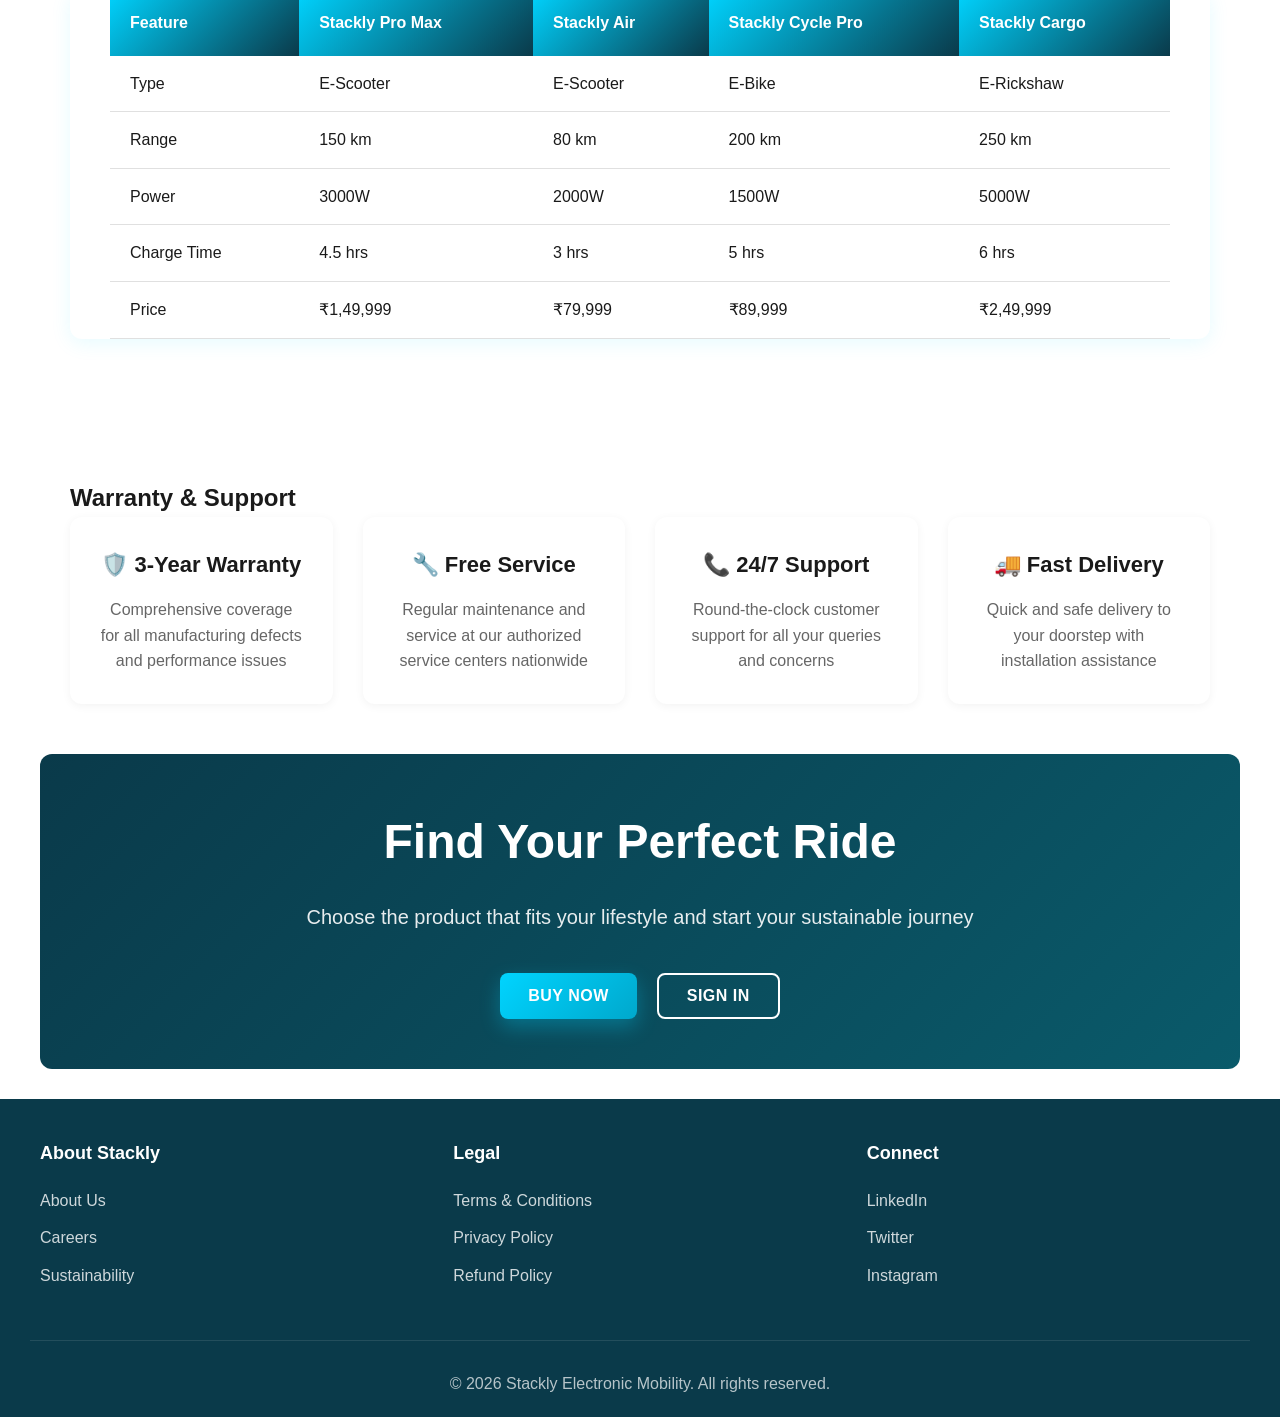
<file: products.html>
<!DOCTYPE html>
<html lang="en">
<head>
    <meta charset="UTF-8">
    <meta name="viewport" content="width=device-width, initial-scale=1.0">
    <title>Products - Stackly Electronic Mobility</title>
    <link rel="stylesheet" href="css/styles.css">
</head>
<body>
    <!-- PRELOADER -->
    <div class="preloader" id="preloader">
        <div class="loader-container">
            <div class="preloader-content">
                <div class="logo-animation">
                    <img src="stackly-logo-main.webp" alt="Stackly Logo" class="preloader-logo">
                    <div class="logo-glow"></div>
                </div>
                <div class="preloader-text">
                    <p class="preload-line">Charge.</p>
                    <p class="preload-line">Drive.</p>
                    <p class="preload-line">Sustain.</p>
                </div>
                <p class="loader-subtitle">Loading your journey</p>
            </div>
            <div class="loading-bar">
                <div class="loading-progress"></div>
            </div>
        </div>
    </div>
    <!-- NAVBAR -->
    <nav class="navbar">
        <div class="nav-container">
            <a href="index.html" class="logo">
                <img src="stackly-logo-main.webp" alt="Stackly Logo" class="logo-image" style="width: 85px; height: auto;">
            </a>
            <div class="nav-toggle" id="navToggle">
                <span></span>
                <span></span>
                <span></span>
            </div>
            <ul class="nav-menu" id="navMenu">
                <li><a href="index.html">Home</a></li>
                <li><a href="about.html">About Us</a></li>
                <li><a href="products.html" class="active">Services</a></li>
                <li><a href="contact.html">Electric Vehicles</a></li>
                <li><a href="blog.html">Charging</a></li>
                <li><a href="contact.html">Contact Us</a></li>
                <li id="logoutLi" style="display: none; border-top: 1px solid #e0e0e0; padding-top: 15px; margin-top: 10px;"><a href="#" onclick="handleLogout(event)" class="auth-btn" style="width: 100%; text-align: center; background: #FF6B6B; color: white;">Logout</a></li>
                <li id="authLi"><a href="login.html" class="auth-btn">Login</a></li>
                <li><a href="register.html" class="auth-btn primary"> Register</a></li>
            </ul>
        </div>
    </nav>

    <!-- PRODUCTS HERO -->
    <section class="products-hero">
        <h1>Our Products</h1>
        <p>Innovative solutions for every journey</p>
    </section>

    <!-- PRODUCT CATEGORIES -->
    <section class="product-categories">
        <div class="category-filter">
            <button class="category-btn active" onclick="filterProducts('all')">All Products</button>
            <button class="category-btn" onclick="filterProducts('escooter')">E-Scooters</button>
            <button class="category-btn" onclick="filterProducts('ebike')">E-Bikes</button>
            <button class="category-btn" onclick="filterProducts('erickshaw')">E-Rickshaws</button>
        </div>
    </section>

    <!-- PRODUCTS SHOWCASE -->
    <section class="products-showcase">
        <!-- E-SCOOTER PRODUCTS -->
        <div class="showcase-product" data-category="escooter">
            <div class="product-showcase-card">
                <div class="product-img-large">⚡</div>
                <div class="product-details">
                    <h2>Stackly Pro Max</h2>
                    <p class="product-description">Our flagship e-scooter with 150km range and premium features</p>
                    <div class="specs">
                        <div class="spec-item">
                            <span>🔋 Range</span>
                            <strong>150 km</strong>
                        </div>
                        <div class="spec-item">
                            <span>⚡ Power</span>
                            <strong>3000W</strong>
                        </div>
                        <div class="spec-item">
                            <span>⏱️ Charge</span>
                            <strong>4.5 hrs</strong>
                        </div>
                        <div class="spec-item">
                            <span>💨 Speed</span>
                            <strong>85 km/h</strong>
                        </div>
                    </div>
                    <p class="price">₹1,49,999</p>
                    <button class="btn btn-primary" onclick="window.location.href='register.html'">Buy Now</button>
                </div>
            </div>
        </div>

        <div class="showcase-product" data-category="escooter">
            <div class="product-showcase-card">
                <div class="product-img-large">⚡</div>
                <div class="product-details">
                    <h2>Stackly Air</h2>
                    <p class="product-description">Lightweight and portable for urban commuters</p>
                    <div class="specs">
                        <div class="spec-item">
                            <span>🔋 Range</span>
                            <strong>80 km</strong>
                        </div>
                        <div class="spec-item">
                            <span>⚡ Power</span>
                            <strong>2000W</strong>
                        </div>
                        <div class="spec-item">
                            <span>⏱️ Charge</span>
                            <strong>3 hrs</strong>
                        </div>
                        <div class="spec-item">
                            <span>⚖️ Weight</span>
                            <strong>12 kg</strong>
                        </div>
                    </div>
                    <p class="price">₹79,999</p>
                    <button class="btn btn-primary" onclick="window.location.href='register.html'">Buy Now</button>
                </div>
            </div>
        </div>

        <!-- E-BIKE PRODUCTS -->
        <div class="showcase-product" data-category="ebike">
            <div class="product-showcase-card">
                <div class="product-img-large">🚲</div>
                <div class="product-details">
                    <h2>Stackly Cycle Pro</h2>
                    <p class="product-description">Premium electric bike for long-distance eco-commuting</p>
                    <div class="specs">
                        <div class="spec-item">
                            <span>🔋 Range</span>
                            <strong>200 km</strong>
                        </div>
                        <div class="spec-item">
                            <span>⚡ Power</span>
                            <strong>1500W</strong>
                        </div>
                        <div class="spec-item">
                            <span>⏱️ Charge</span>
                            <strong>5 hrs</strong>
                        </div>
                        <div class="spec-item">
                            <span>⚙️ Gears</span>
                            <strong>21-Speed</strong>
                        </div>
                    </div>
                    <p class="price">₹89,999</p>
                    <button class="btn btn-primary" onclick="window.location.href='register.html'">Buy Now</button>
                </div>
            </div>
        </div>

        <!-- E-RICKSHAW PRODUCTS -->
        <div class="showcase-product" data-category="erickshaw">
            <div class="product-showcase-card">
                <div class="product-img-large">🛺</div>
                <div class="product-details">
                    <h2>Stackly Cargo</h2>
                    <p class="product-description">Powerful 3-wheeler for commercial and delivery use</p>
                    <div class="specs">
                        <div class="spec-item">
                            <span>🔋 Range</span>
                            <strong>250 km</strong>
                        </div>
                        <div class="spec-item">
                            <span>📦 Capacity</span>
                            <strong>500 kg</strong>
                        </div>
                        <div class="spec-item">
                            <span>⏱️ Charge</span>
                            <strong>6 hrs</strong>
                        </div>
                        <div class="spec-item">
                            <span>👥 Seating</span>
                            <strong>3+1</strong>
                        </div>
                    </div>
                    <p class="price">₹2,49,999</p>
                    <button class="btn btn-primary" onclick="window.location.href='register.html'">Buy Now</button>
                </div>
            </div>
        </div>
    </section>

    <!-- COMPARISON TABLE -->
    <section class="comparison-section">
        <h2>Compare All Products</h2>
        <div class="comparison-table">
            <table>
                <thead>
                    <tr>
                        <th>Feature</th>
                        <th>Stackly Pro Max</th>
                        <th>Stackly Air</th>
                        <th>Stackly Cycle Pro</th>
                        <th>Stackly Cargo</th>
                    </tr>
                </thead>
                <tbody>
                    <tr>
                        <td>Type</td>
                        <td>E-Scooter</td>
                        <td>E-Scooter</td>
                        <td>E-Bike</td>
                        <td>E-Rickshaw</td>
                    </tr>
                    <tr>
                        <td>Range</td>
                        <td>150 km</td>
                        <td>80 km</td>
                        <td>200 km</td>
                        <td>250 km</td>
                    </tr>
                    <tr>
                        <td>Power</td>
                        <td>3000W</td>
                        <td>2000W</td>
                        <td>1500W</td>
                        <td>5000W</td>
                    </tr>
                    <tr>
                        <td>Charge Time</td>
                        <td>4.5 hrs</td>
                        <td>3 hrs</td>
                        <td>5 hrs</td>
                        <td>6 hrs</td>
                    </tr>
                    <tr>
                        <td>Price</td>
                        <td>₹1,49,999</td>
                        <td>₹79,999</td>
                        <td>₹89,999</td>
                        <td>₹2,49,999</td>
                    </tr>
                </tbody>
            </table>
        </div>
    </section>

    <!-- WARRANTY & SUPPORT -->
    <section class="warranty-section">
        <h2>Warranty & Support</h2>
        <div class="warranty-grid">
            <div class="warranty-card">
                <h3>🛡️ 3-Year Warranty</h3>
                <p>Comprehensive coverage for all manufacturing defects and performance issues</p>
            </div>
            <div class="warranty-card">
                <h3>🔧 Free Service</h3>
                <p>Regular maintenance and service at our authorized service centers nationwide</p>
            </div>
            <div class="warranty-card">
                <h3>📞 24/7 Support</h3>
                <p>Round-the-clock customer support for all your queries and concerns</p>
            </div>
            <div class="warranty-card">
                <h3>🚚 Fast Delivery</h3>
                <p>Quick and safe delivery to your doorstep with installation assistance</p>
            </div>
        </div>
    </section>

    <!-- CTA SECTION -->
    <section class="cta-section">
        <h2>Find Your Perfect Ride</h2>
        <p>Choose the product that fits your lifestyle and start your sustainable journey</p>
        <div class="cta-buttons">
            <button class="btn btn-primary" onclick="window.location.href='register.html'">Buy Now</button>
            <button class="btn btn-secondary" onclick="window.location.href='login.html'">Sign In</button>
        </div>
    </section>

    <!-- FOOTER -->
    <footer class="footer">
        <div class="footer-content">
            <div class="footer-section">
                <h4>About Stackly</h4>
                <ul>
                    <li><a href="about.html">About Us</a></li>
                    <li><a href="#">Careers</a></li>
                    <li><a href="#">Sustainability</a></li>
                </ul>
            </div>
            <div class="footer-section">
                <h4>Legal</h4>
                <ul>
                    <li><a href="#">Terms & Conditions</a></li>
                    <li><a href="#">Privacy Policy</a></li>
                    <li><a href="#">Refund Policy</a></li>
                </ul>
            </div>
            <div class="footer-section">
                <h4>Connect</h4>
                <ul>
                    <li><a href="#">LinkedIn</a></li>
                    <li><a href="#">Twitter</a></li>
                    <li><a href="#">Instagram</a></li>
                </ul>
            </div>
        </div>
        <div class="footer-bottom">
            <p>&copy; 2026 Stackly Electronic Mobility. All rights reserved.</p>
        </div>
    </footer>

    <script src="js/script.js"></script>
</body>
</html>
</file>
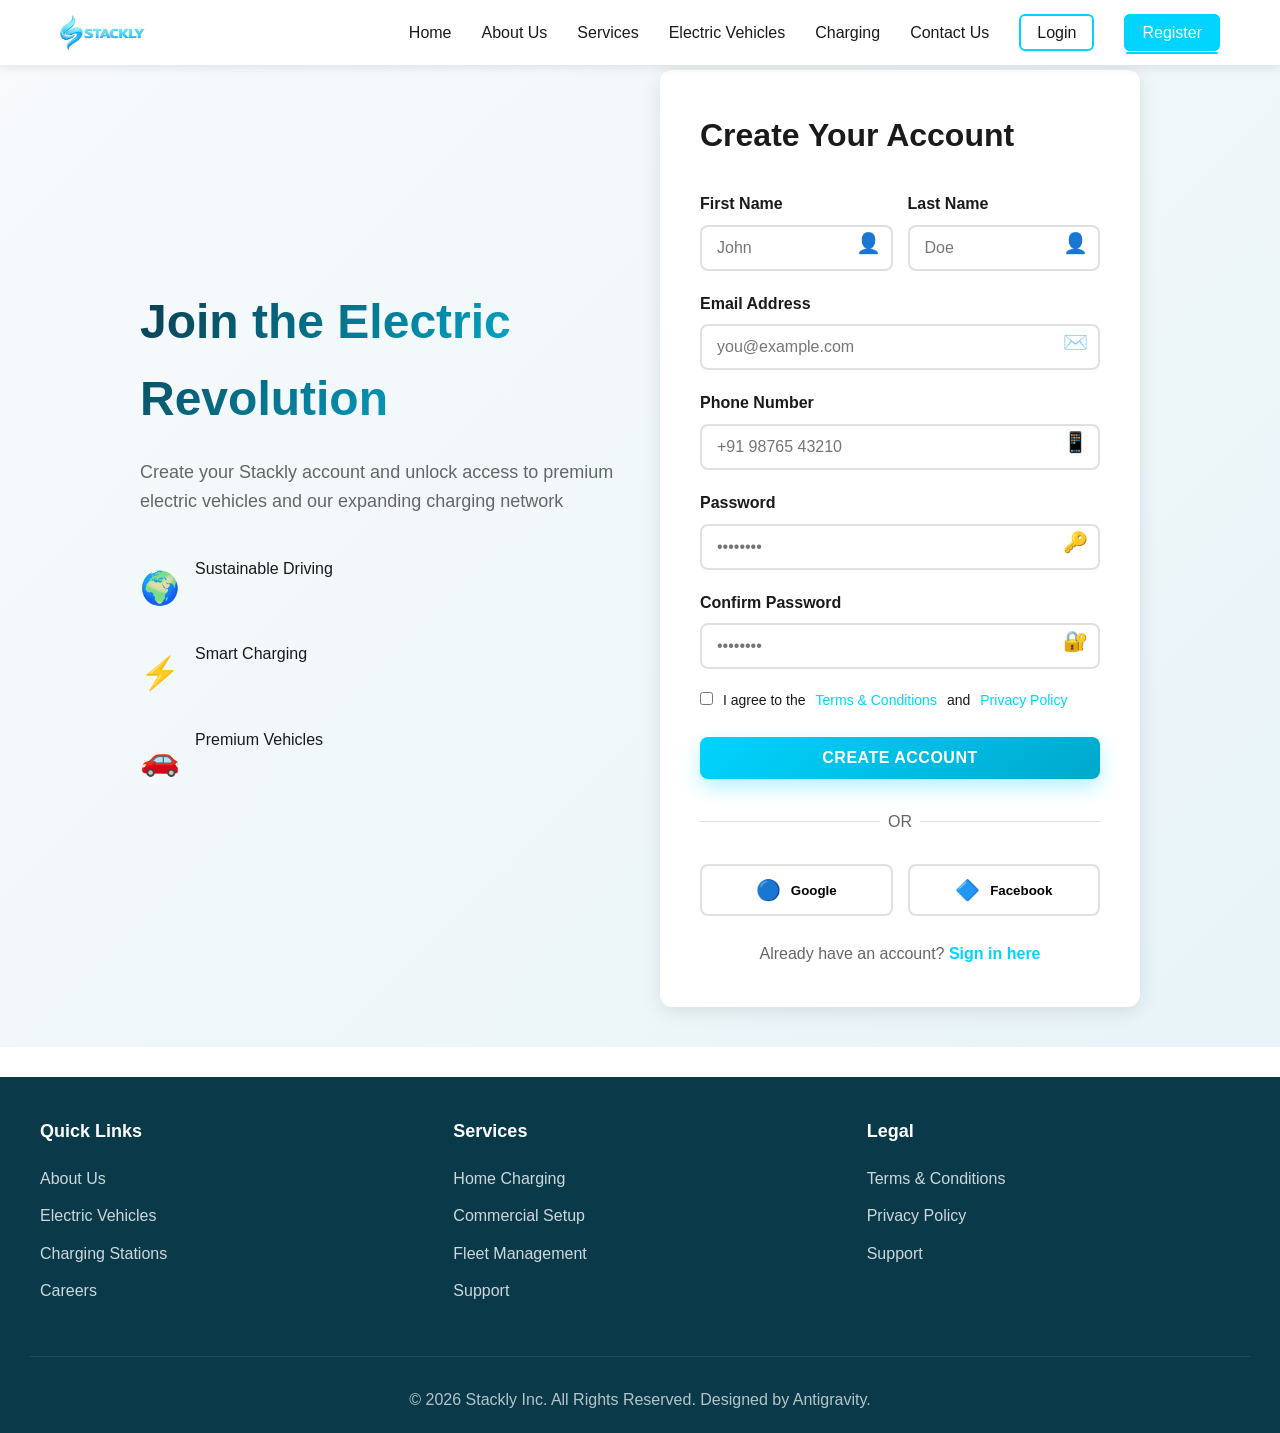
<file: register.html>
<!DOCTYPE html>
<html lang="en">
<head>
    <meta charset="UTF-8">
    <meta name="viewport" content="width=device-width, initial-scale=1.0">
    <title>Sign Up - Stackly | Electric Vehicles & Charging</title>
    <link rel="stylesheet" href="css/styles.css">
</head>
<body>
    <!-- PRELOADER -->
    <div class="preloader" id="preloader">
        <div class="loader-container">
            <div class="preloader-content">
                <div class="logo-animation">
                    <img src="stackly-logo-main.webp" alt="Stackly Logo" class="preloader-logo">
                    <div class="logo-glow"></div>
                </div>
                <div class="preloader-text">
                    <p class="preload-line">Charge.</p>
                    <p class="preload-line">Drive.</p>
                    <p class="preload-line">Sustain.</p>
                </div>
                <p class="loader-subtitle">Loading your journey</p>
            </div>
            <div class="loading-bar">
                <div class="loading-progress"></div>
            </div>
        </div>
    </div>

    <!-- NAVBAR -->
    <nav class="navbar">
        <div class="nav-container">
            <a href="index.html" class="logo">
                <img src="stackly-logo-main.webp" alt="Stackly Logo" class="logo-image" style="width: 85px; height: auto;">
            </a>
            <div class="nav-toggle" id="navToggle">
                <span></span>
                <span></span>
                <span></span>
            </div>
            <ul class="nav-menu" id="navMenu">
                <li><a href="index.html">Home</a></li>
                <li><a href="about.html">About Us</a></li>
                <li><a href="services.html">Services</a></li>
                <li><a href="vehicles.html">Electric Vehicles</a></li>
                <li><a href="charging.html">Charging</a></li>
                <li><a href="contact.html">Contact Us</a></li>
                <li id="logoutLi" style="display: none; border-top: 1px solid #e0e0e0; padding-top: 15px; margin-top: 10px;"><a href="#" onclick="handleLogout(event)" class="auth-btn" style="width: 100%; text-align: center; background: #FF6B6B; color: white;">Logout</a></li>
                <li id="authLi"><a href="login.html" class="auth-btn">Login</a></li>
                <li id="signupLi"><a href="register.html" class="auth-btn primary active"> Register</a></li>
            </ul>
        </div>
    </nav>

    <!-- REGISTER SECTION -->
    <section class="auth-section">
        <div class="auth-container">
            <div class="auth-left">
                <h1>Join the Electric Revolution</h1>
                <p>Create your Stackly account and unlock access to premium electric vehicles and our expanding charging network</p>
                <div class="auth-features">
                    <div class="feature-item">
                        <span class="feature-icon">🌍</span>
                        <p>Sustainable Driving</p>
                    </div>
                    <div class="feature-item">
                        <span class="feature-icon">⚡</span>
                        <p>Smart Charging</p>
                    </div>
                    <div class="feature-item">
                        <span class="feature-icon">🚗</span>
                        <p>Premium Vehicles</p>
                    </div>
                </div>
            </div>
            
            <div class="auth-right">
                <div class="form-wrapper">
                    <h2>Create Your Account</h2>
                    <form id="registerForm" onsubmit="handleRegister(event)">
                        <div class="form-row">
                            <div class="form-group">
                                <label for="firstName">First Name</label>
                                <input type="text" id="firstName" name="firstName" placeholder="John" required>
                                <span class="form-icon">👤</span>
                            </div>
                            <div class="form-group">
                                <label for="lastName">Last Name</label>
                                <input type="text" id="lastName" name="lastName" placeholder="Doe" required>
                                <span class="form-icon">👤</span>
                            </div>
                        </div>
                        <div class="form-group">
                            <label for="regEmail">Email Address</label>
                            <input type="email" id="regEmail" name="regEmail" placeholder="you@example.com" required>
                            <span class="form-icon">✉️</span>
                        </div>
                        <div class="form-group">
                            <label for="phone">Phone Number</label>
                            <input type="tel" id="phone" name="phone" placeholder="+91 98765 43210" required>
                            <span class="form-icon">📱</span>
                        </div>
                        <div class="form-group">
                            <label for="regPassword">Password</label>
                            <input type="password" id="regPassword" name="regPassword" placeholder="••••••••" required>
                            <span class="form-icon">🔑</span>
                        </div>
                        <div class="form-group">
                            <label for="confirmPassword">Confirm Password</label>
                            <input type="password" id="confirmPassword" name="confirmPassword" placeholder="••••••••" required>
                            <span class="form-icon">🔐</span>
                        </div>
                        <div class="terms-check">
                            <label>
                                <input type="checkbox" required>
                                I agree to the <a href="#">Terms & Conditions</a> and <a href="#">Privacy Policy</a>
                            </label>
                        </div>
                        <button type="submit" class="btn btn-primary full-width">Create Account</button>
                    </form>
                    
                    <div class="divider">OR</div>
                    
                    <div class="social-login">
                        <button class="social-btn google">
                            <span>🔵</span> Google
                        </button>
                        <button class="social-btn facebook">
                            <span>🔷</span> Facebook
                        </button>
                    </div>
                    
                    <p class="auth-switch">Already have an account? <a href="login.html">Sign in here</a></p>
                </div>
            </div>
        </div>
    </section>

    <!-- FOOTER -->
    <footer class="footer">
        <div class="footer-content">
            <div class="footer-section">
                <h4>Quick Links</h4>
                <ul>
                    <li><a href="about.html">About Us</a></li>
                    <li><a href="contact.html">Electric Vehicles</a></li>
                    <li><a href="blog.html">Charging Stations</a></li>
                    <li><a href="#">Careers</a></li>
                </ul>
            </div>
            <div class="footer-section">
                <h4>Services</h4>
                <ul>
                    <li><a href="products.html">Home Charging</a></li>
                    <li><a href="products.html">Commercial Setup</a></li>
                    <li><a href="#">Fleet Management</a></li>
                    <li><a href="#">Support</a></li>
                </ul>
            </div>
            <div class="footer-section">
                <h4>Legal</h4>
                <ul>
                    <li><a href="#">Terms & Conditions</a></li>
                    <li><a href="#">Privacy Policy</a></li>
                    <li><a href="#">Support</a></li>
                </ul>
            </div>
        </div>
        <div class="footer-bottom">
            <p>&copy; 2026 Stackly Inc. All Rights Reserved. Designed by Antigravity.</p>
        </div>
    </footer>

    <script src="js/script.js"></script>
</body>
</html>
</file>
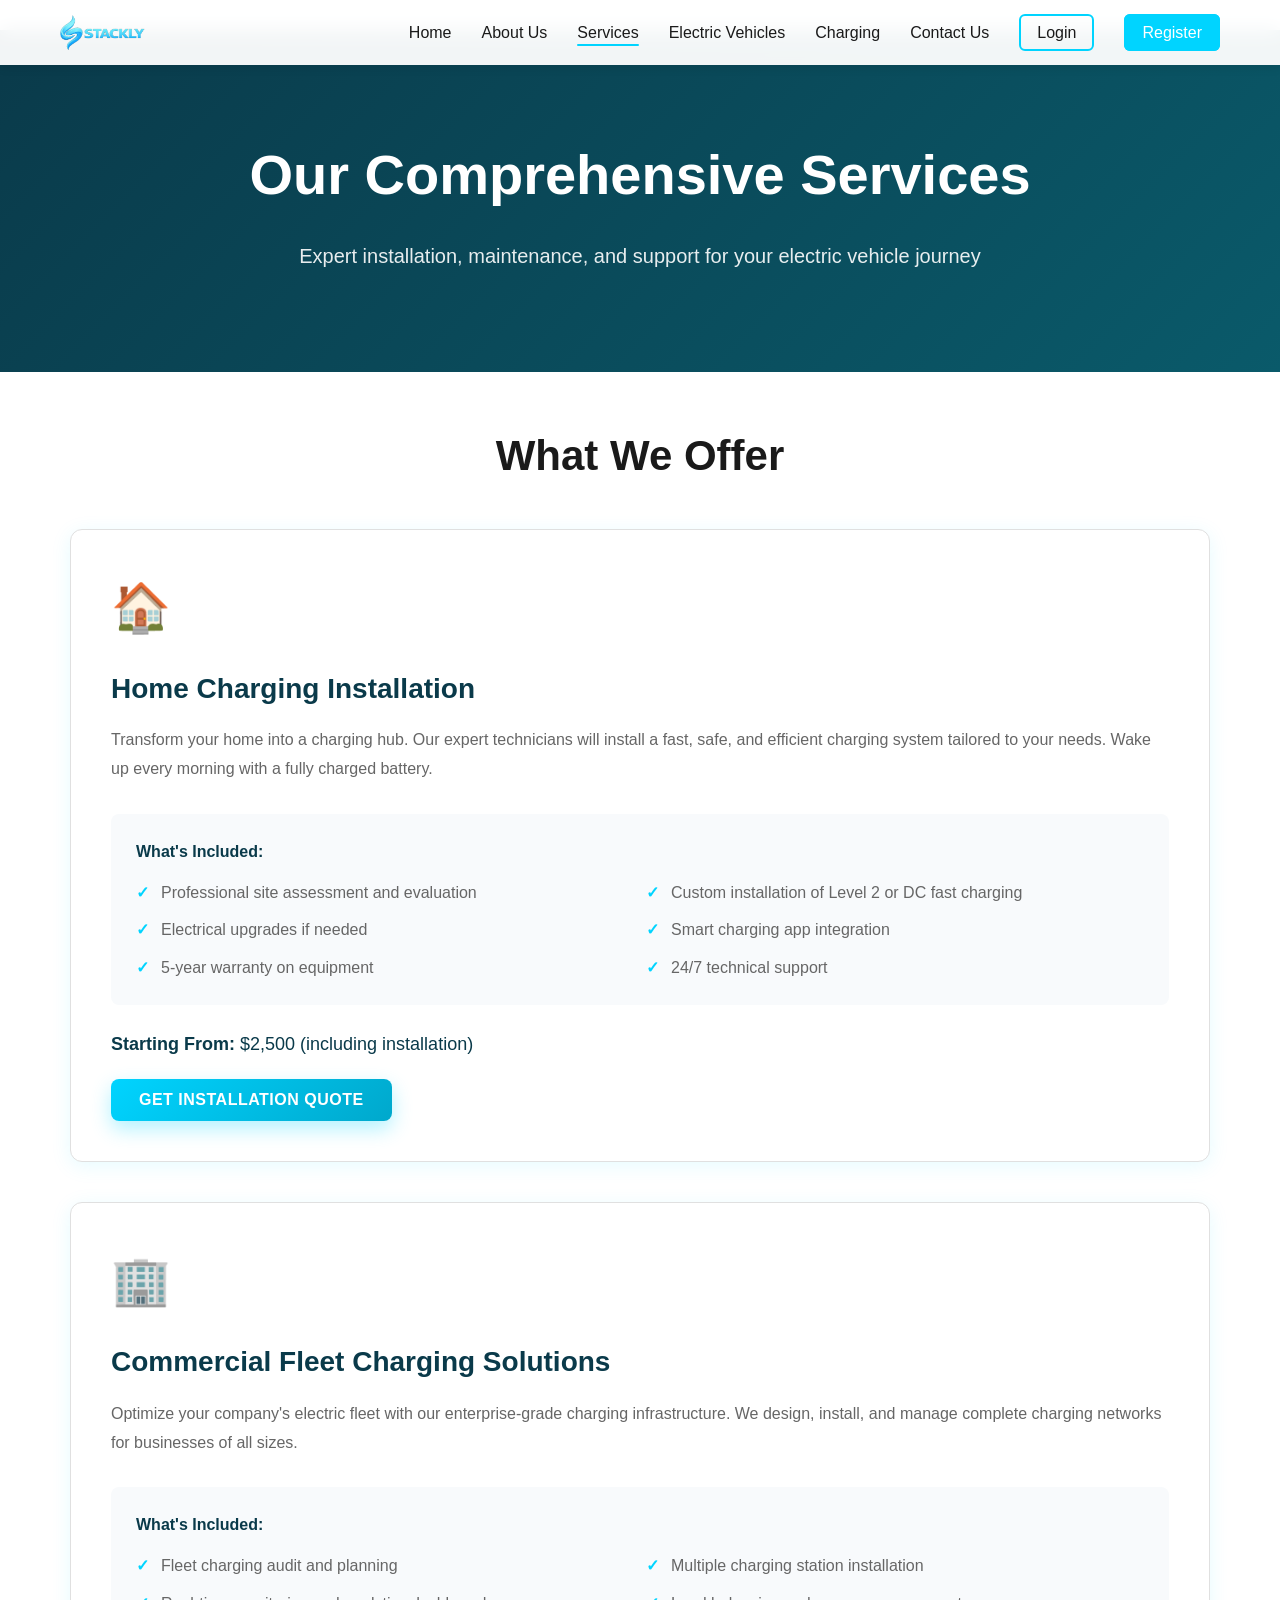
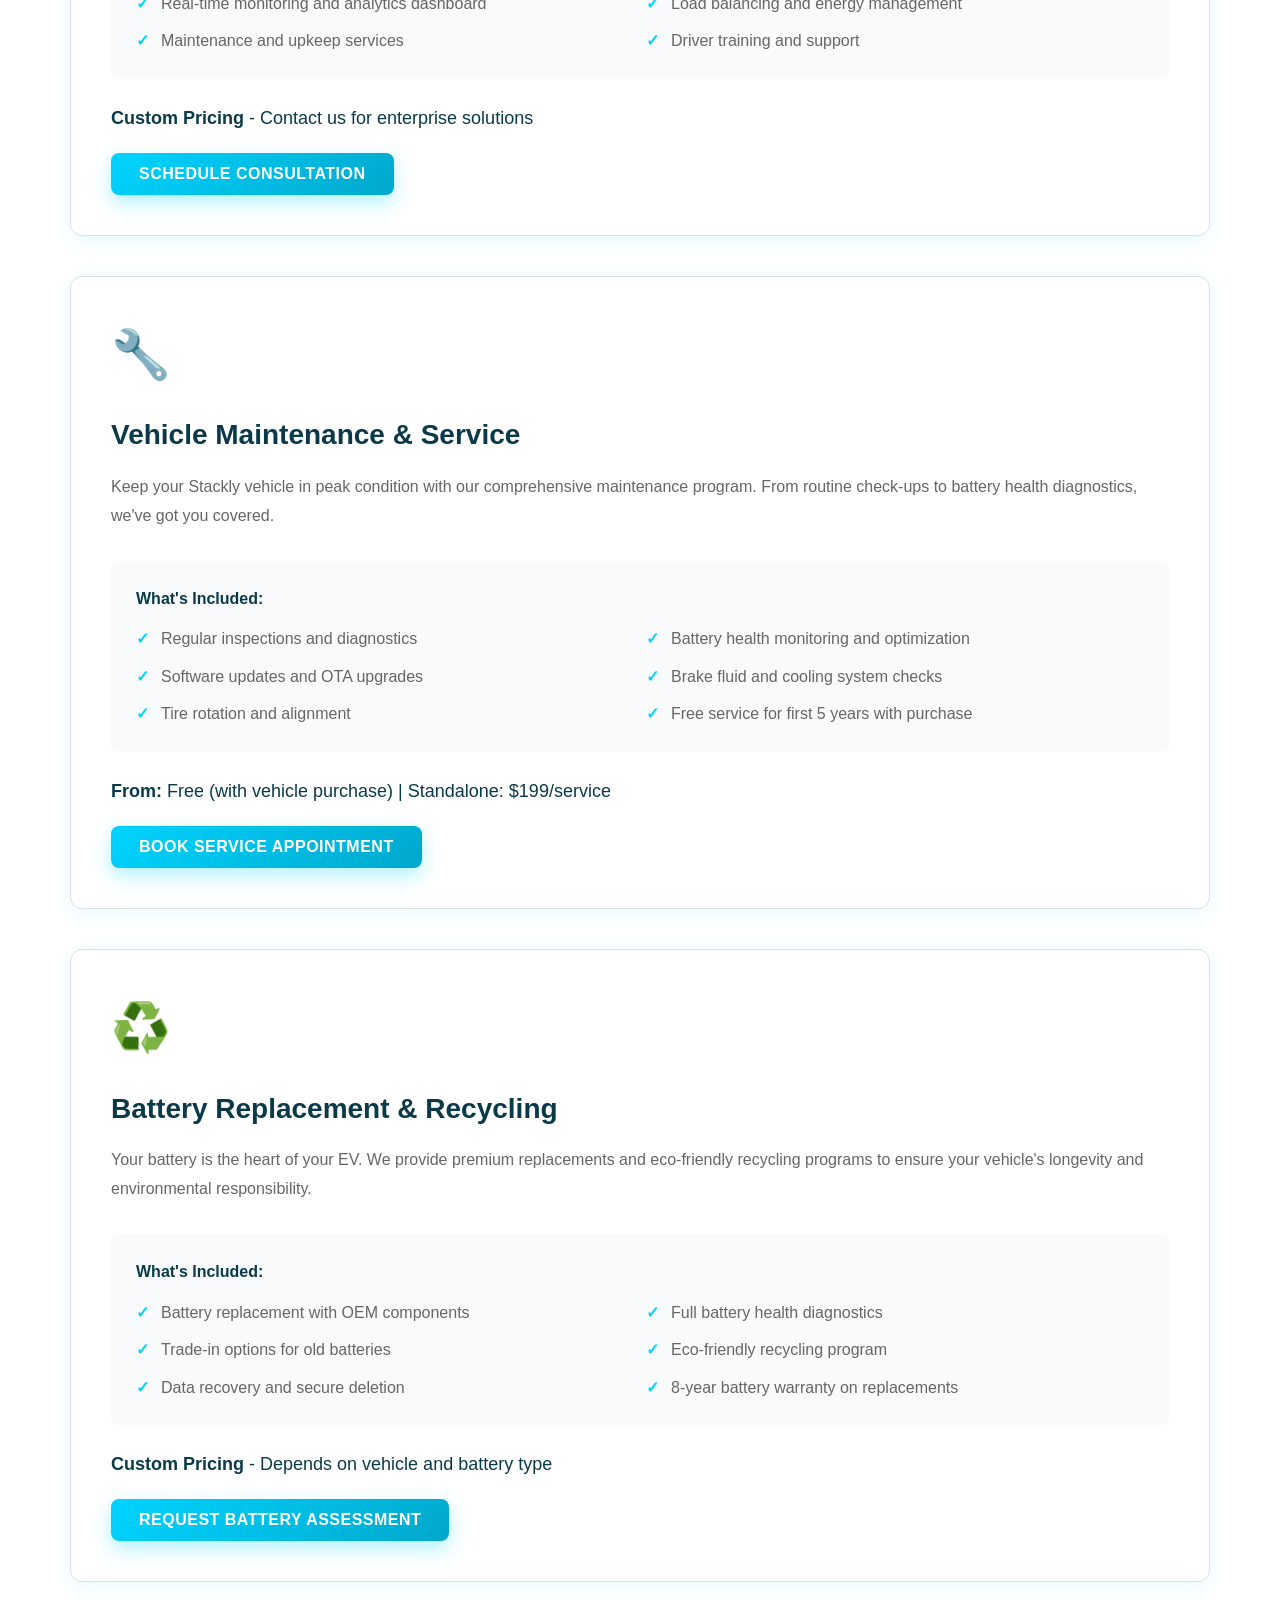
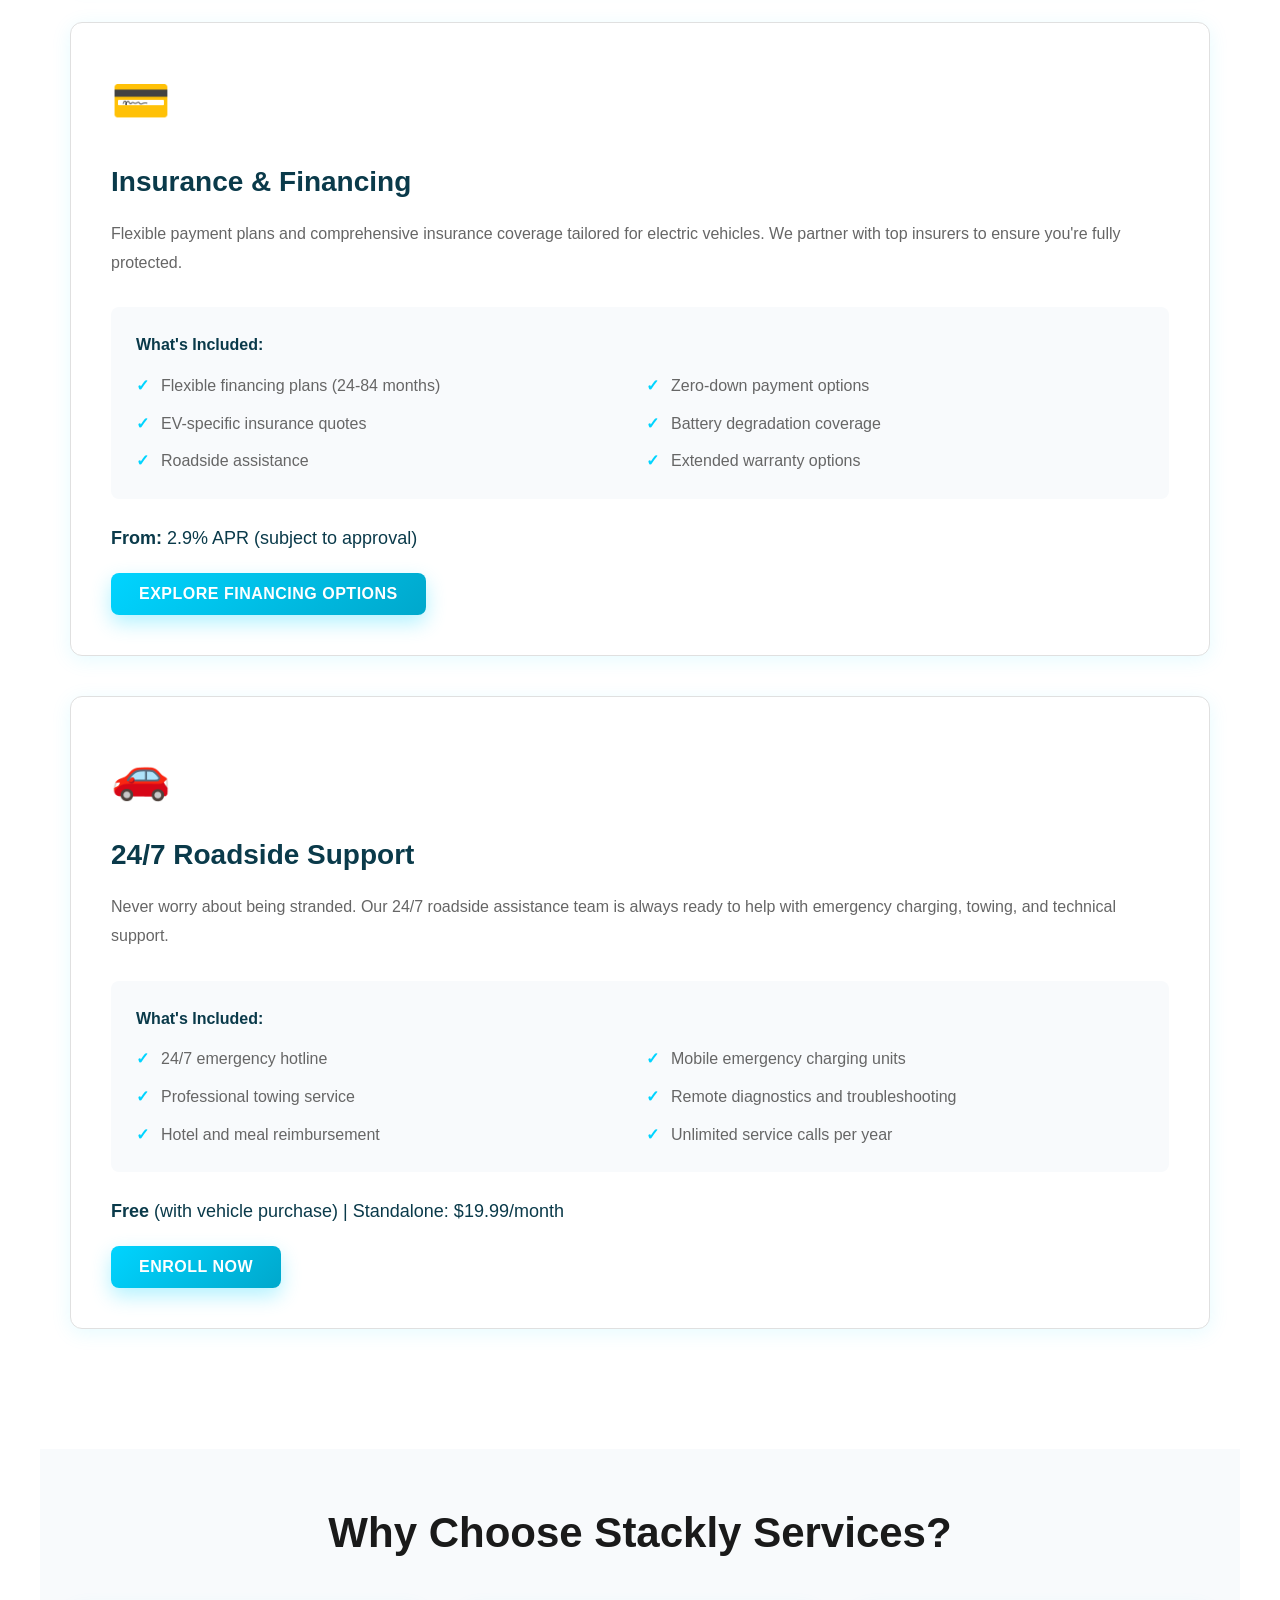
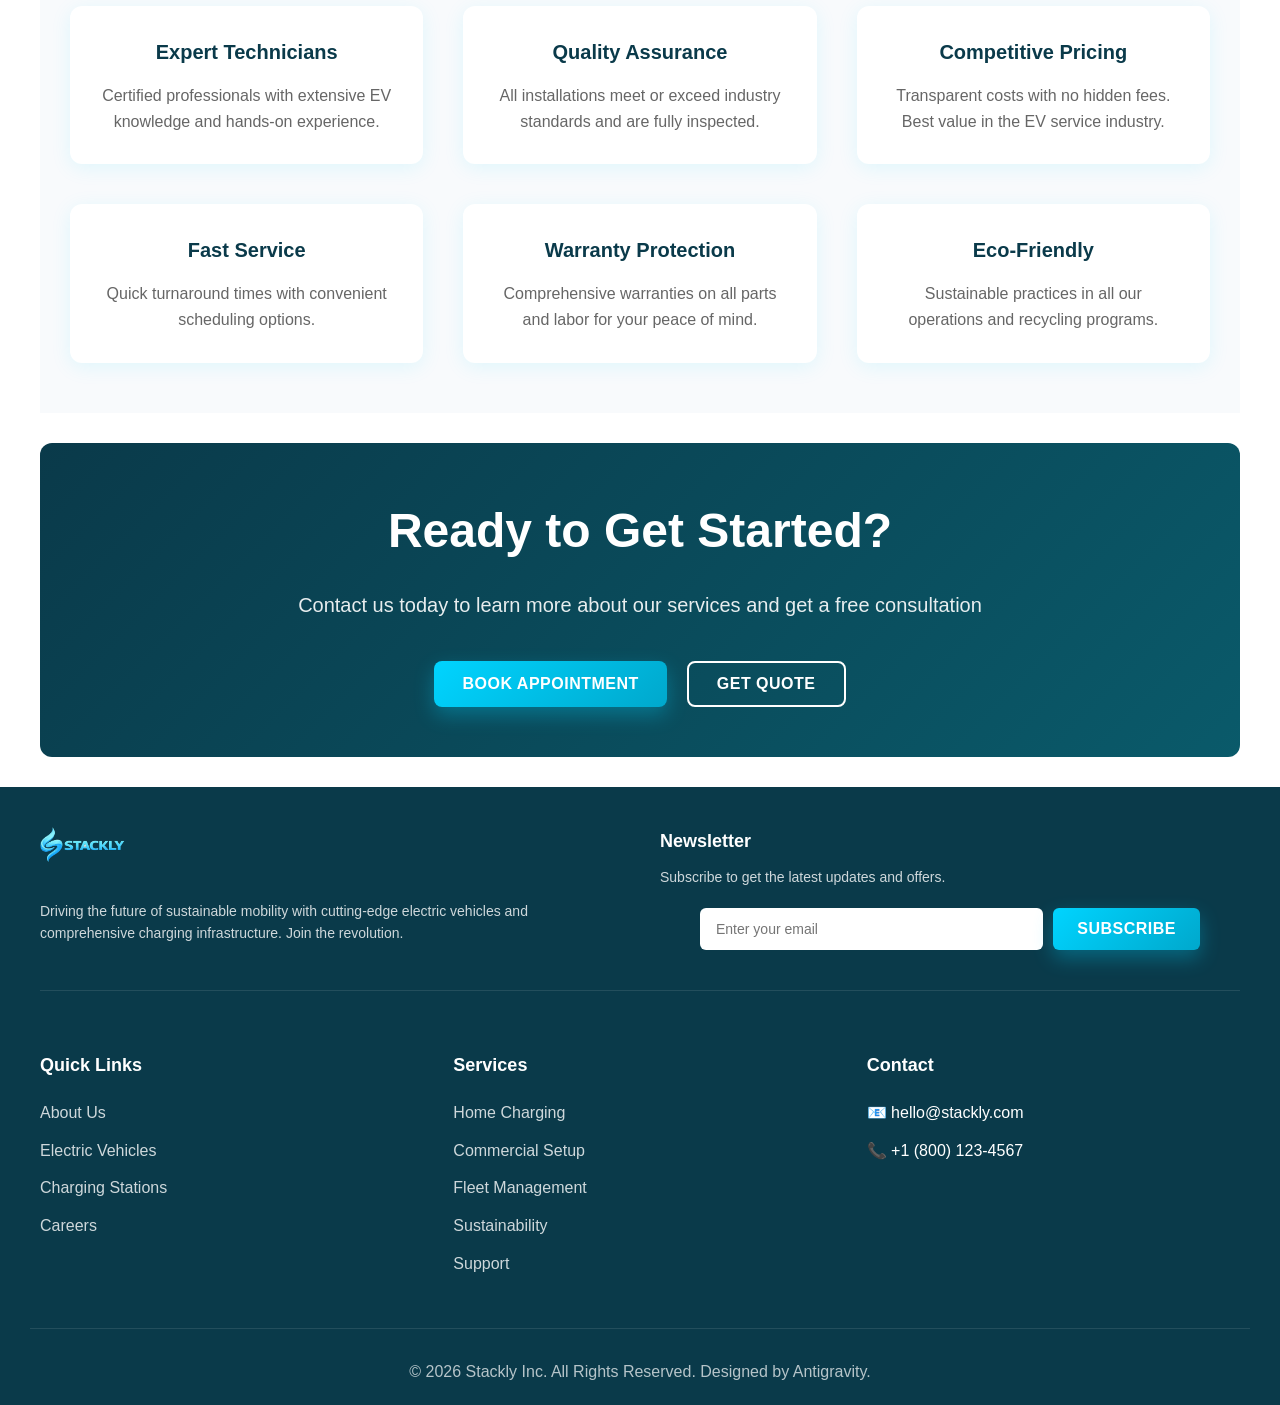
<file: services.html>
<!DOCTYPE html>
<html lang="en">
<head>
    <meta charset="UTF-8">
    <meta name="viewport" content="width=device-width, initial-scale=1.0">
    <title>Services - Stackly | Charging & Installation Solutions</title>
    <link rel="stylesheet" href="css/styles.css">
</head>
<body>
    <!-- PRELOADER -->
    <div class="preloader" id="preloader">
        <div class="loader-container">
            <div class="preloader-content">
                <div class="logo-animation">
                    <img src="stackly-logo-main.webp" alt="Stackly Logo" class="preloader-logo">
                    <div class="logo-glow"></div>
                </div>
                <div class="preloader-text">
                    <p class="preload-line">Charge.</p>
                    <p class="preload-line">Drive.</p>
                    <p class="preload-line">Sustain.</p>
                </div>
                <p class="loader-subtitle">Loading your journey</p>
            </div>
            <div class="loading-bar">
                <div class="loading-progress"></div>
            </div>
        </div>
    </div>
    <!-- NAVBAR -->
    <nav class="navbar">
        <div class="nav-container">
            <a href="index.html" class="logo">
                <img src="stackly-logo-main.webp" alt="Stackly Logo" class="logo-image" style="width: 85px; height: auto;">
            </a>
            <div class="nav-toggle" id="navToggle">
                <span></span>
                <span></span>
                <span></span>
            </div>
            <ul class="nav-menu" id="navMenu">
                <li><a href="index.html">Home</a></li>
                <li><a href="about.html">About Us</a></li>
                <li><a href="services.html" class="active">Services</a></li>
                <li><a href="vehicles.html">Electric Vehicles</a></li>
                <li><a href="charging.html">Charging</a></li>
                <li><a href="contact.html">Contact Us</a></li>
                <li id="logoutLi" style="display: none; border-top: 1px solid #e0e0e0; padding-top: 15px; margin-top: 10px;"><a href="#" onclick="handleLogout(event)" class="auth-btn" style="width: 100%; text-align: center; background: #FF6B6B; color: white;">Logout</a></li>
                <li id="authLi"><a href="login.html" class="auth-btn">Login</a></li>
                <li><a href="register.html" class="auth-btn primary"> Register</a></li>
            </ul>
        </div>
    </nav>

    <!-- SERVICES HERO -->
    <section class="about-hero">
        <h1>Our Comprehensive Services</h1>
        <p>Expert installation, maintenance, and support for your electric vehicle journey</p>
    </section>

    <!-- SERVICES GRID -->
    <section class="services-section">
        <div class="section-container">
            <h2>What We Offer</h2>
            
            <!-- Home Charging Installation -->
            <div class="service-card-full">
                <div class="service-icon">🏠</div>
                <h3>Home Charging Installation</h3>
                <p class="service-description">
                    Transform your home into a charging hub. Our expert technicians will install a fast, safe, and efficient charging system tailored to your needs. Wake up every morning with a fully charged battery.
                </p>
                <div class="service-features">
                    <h4>What's Included:</h4>
                    <ul>
                        <li>Professional site assessment and evaluation</li>
                        <li>Custom installation of Level 2 or DC fast charging</li>
                        <li>Electrical upgrades if needed</li>
                        <li>Smart charging app integration</li>
                        <li>5-year warranty on equipment</li>
                        <li>24/7 technical support</li>
                    </ul>
                </div>
                <p class="service-pricing"><strong>Starting From:</strong> $2,500 (including installation)</p>
                <button class="btn btn-primary" onclick="window.location.href='contact.html'">Get Installation Quote</button>
            </div>

            <!-- Commercial Fleet Charging -->
            <div class="service-card-full">
                <div class="service-icon">🏢</div>
                <h3>Commercial Fleet Charging Solutions</h3>
                <p class="service-description">
                    Optimize your company's electric fleet with our enterprise-grade charging infrastructure. We design, install, and manage complete charging networks for businesses of all sizes.
                </p>
                <div class="service-features">
                    <h4>What's Included:</h4>
                    <ul>
                        <li>Fleet charging audit and planning</li>
                        <li>Multiple charging station installation</li>
                        <li>Real-time monitoring and analytics dashboard</li>
                        <li>Load balancing and energy management</li>
                        <li>Maintenance and upkeep services</li>
                        <li>Driver training and support</li>
                    </ul>
                </div>
                <p class="service-pricing"><strong>Custom Pricing</strong> - Contact us for enterprise solutions</p>
                <button class="btn btn-primary" onclick="window.location.href='contact.html'">Schedule Consultation</button>
            </div>

            <!-- Vehicle Maintenance -->
            <div class="service-card-full">
                <div class="service-icon">🔧</div>
                <h3>Vehicle Maintenance & Service</h3>
                <p class="service-description">
                    Keep your Stackly vehicle in peak condition with our comprehensive maintenance program. From routine check-ups to battery health diagnostics, we've got you covered.
                </p>
                <div class="service-features">
                    <h4>What's Included:</h4>
                    <ul>
                        <li>Regular inspections and diagnostics</li>
                        <li>Battery health monitoring and optimization</li>
                        <li>Software updates and OTA upgrades</li>
                        <li>Brake fluid and cooling system checks</li>
                        <li>Tire rotation and alignment</li>
                        <li>Free service for first 5 years with purchase</li>
                    </ul>
                </div>
                <p class="service-pricing"><strong>From:</strong> Free (with vehicle purchase) | Standalone: $199/service</p>
                <button class="btn btn-primary" onclick="window.location.href='contact.html'">Book Service Appointment</button>
            </div>

            <!-- Battery Replacement & Recycling -->
            <div class="service-card-full">
                <div class="service-icon">♻️</div>
                <h3>Battery Replacement & Recycling</h3>
                <p class="service-description">
                    Your battery is the heart of your EV. We provide premium replacements and eco-friendly recycling programs to ensure your vehicle's longevity and environmental responsibility.
                </p>
                <div class="service-features">
                    <h4>What's Included:</h4>
                    <ul>
                        <li>Battery replacement with OEM components</li>
                        <li>Full battery health diagnostics</li>
                        <li>Trade-in options for old batteries</li>
                        <li>Eco-friendly recycling program</li>
                        <li>Data recovery and secure deletion</li>
                        <li>8-year battery warranty on replacements</li>
                    </ul>
                </div>
                <p class="service-pricing"><strong>Custom Pricing</strong> - Depends on vehicle and battery type</p>
                <button class="btn btn-primary" onclick="window.location.href='contact.html'">Request Battery Assessment</button>
            </div>

            <!-- Insurance & Financing -->
            <div class="service-card-full">
                <div class="service-icon">💳</div>
                <h3>Insurance & Financing</h3>
                <p class="service-description">
                    Flexible payment plans and comprehensive insurance coverage tailored for electric vehicles. We partner with top insurers to ensure you're fully protected.
                </p>
                <div class="service-features">
                    <h4>What's Included:</h4>
                    <ul>
                        <li>Flexible financing plans (24-84 months)</li>
                        <li>Zero-down payment options</li>
                        <li>EV-specific insurance quotes</li>
                        <li>Battery degradation coverage</li>
                        <li>Roadside assistance</li>
                        <li>Extended warranty options</li>
                    </ul>
                </div>
                <p class="service-pricing"><strong>From:</strong> 2.9% APR (subject to approval)</p>
                <button class="btn btn-primary" onclick="window.location.href='contact.html'">Explore Financing Options</button>
            </div>

            <!-- Roadside Support & Emergency Service -->
            <div class="service-card-full">
                <div class="service-icon">🚗</div>
                <h3>24/7 Roadside Support</h3>
                <p class="service-description">
                    Never worry about being stranded. Our 24/7 roadside assistance team is always ready to help with emergency charging, towing, and technical support.
                </p>
                <div class="service-features">
                    <h4>What's Included:</h4>
                    <ul>
                        <li>24/7 emergency hotline</li>
                        <li>Mobile emergency charging units</li>
                        <li>Professional towing service</li>
                        <li>Remote diagnostics and troubleshooting</li>
                        <li>Hotel and meal reimbursement</li>
                        <li>Unlimited service calls per year</li>
                    </ul>
                </div>
                <p class="service-pricing"><strong>Free</strong> (with vehicle purchase) | Standalone: $19.99/month</p>
                <button class="btn btn-primary" onclick="window.location.href='contact.html'">Enroll Now</button>
            </div>
        </div>
    </section>

    <!-- SERVICE BENEFITS -->
    <section class="service-benefits">
        <h2>Why Choose Stackly Services?</h2>
        <div class="benefits-grid">
            <div class="benefit-card">
                <h4>Expert Technicians</h4>
                <p>Certified professionals with extensive EV knowledge and hands-on experience.</p>
            </div>
            <div class="benefit-card">
                <h4>Quality Assurance</h4>
                <p>All installations meet or exceed industry standards and are fully inspected.</p>
            </div>
            <div class="benefit-card">
                <h4>Competitive Pricing</h4>
                <p>Transparent costs with no hidden fees. Best value in the EV service industry.</p>
            </div>
            <div class="benefit-card">
                <h4>Fast Service</h4>
                <p>Quick turnaround times with convenient scheduling options.</p>
            </div>
            <div class="benefit-card">
                <h4>Warranty Protection</h4>
                <p>Comprehensive warranties on all parts and labor for your peace of mind.</p>
            </div>
            <div class="benefit-card">
                <h4>Eco-Friendly</h4>
                <p>Sustainable practices in all our operations and recycling programs.</p>
            </div>
        </div>
    </section>

    <!-- CTA SECTION -->
    <section class="cta-section">
        <h2>Ready to Get Started?</h2>
        <p>Contact us today to learn more about our services and get a free consultation</p>
        <div class="cta-buttons">
            <button class="btn btn-primary" onclick="window.location.href='contact.html'">Book Appointment</button>
            <button class="btn btn-secondary" onclick="window.location.href='contact.html'">Get Quote</button>
        </div>
    </section>

    <!-- FOOTER -->
    <footer class="footer">
        <div class="footer-top">
            <div class="footer-branding">
                <a href="index.html" class="footer-logo">
                    <img src="stackly-logo-main.webp" alt="Stackly Logo" style="width: 85px; height: auto;">
                </a>
                <p>Driving the future of sustainable mobility with cutting-edge electric vehicles and comprehensive charging infrastructure. Join the revolution.</p>
            </div>
            <div class="footer-newsletter">
                <h4>Newsletter</h4>
                <p>Subscribe to get the latest updates and offers.</p>
                <form class="newsletter-form">
                    <input type="email" placeholder="Enter your email" required>
                    <button type="submit" class="btn btn-primary">Subscribe</button>
                </form>
            </div>
        </div>

        <div class="footer-content">
            <div class="footer-section">
                <h4>Quick Links</h4>
                <ul>
                    <li><a href="about.html">About Us</a></li>
                    <li><a href="vehicles.html">Electric Vehicles</a></li>
                    <li><a href="charging.html">Charging Stations</a></li>
                    <li><a href="#">Careers</a></li>
                </ul>
            </div>
            <div class="footer-section">
                <h4>Services</h4>
                <ul>
                    <li><a href="services.html">Home Charging</a></li>
                    <li><a href="services.html">Commercial Setup</a></li>
                    <li><a href="#">Fleet Management</a></li>
                    <li><a href="#">Sustainability</a></li>
                    <li><a href="contact.html">Support</a></li>
                </ul>
            </div>
            <div class="footer-section">
                <h4>Contact</h4>
                <ul>
                    <li>📧 hello@stackly.com</li>
                    <li>📞 +1 (800) 123-4567</li>
                </ul>
            </div>
        </div>
        <div class="footer-bottom">
            <p>&copy; 2026 Stackly Inc. All Rights Reserved. Designed by Antigravity.</p>
        </div>
    </footer>

    <script src="js/script.js"></script>
</body>
</html>
</file>
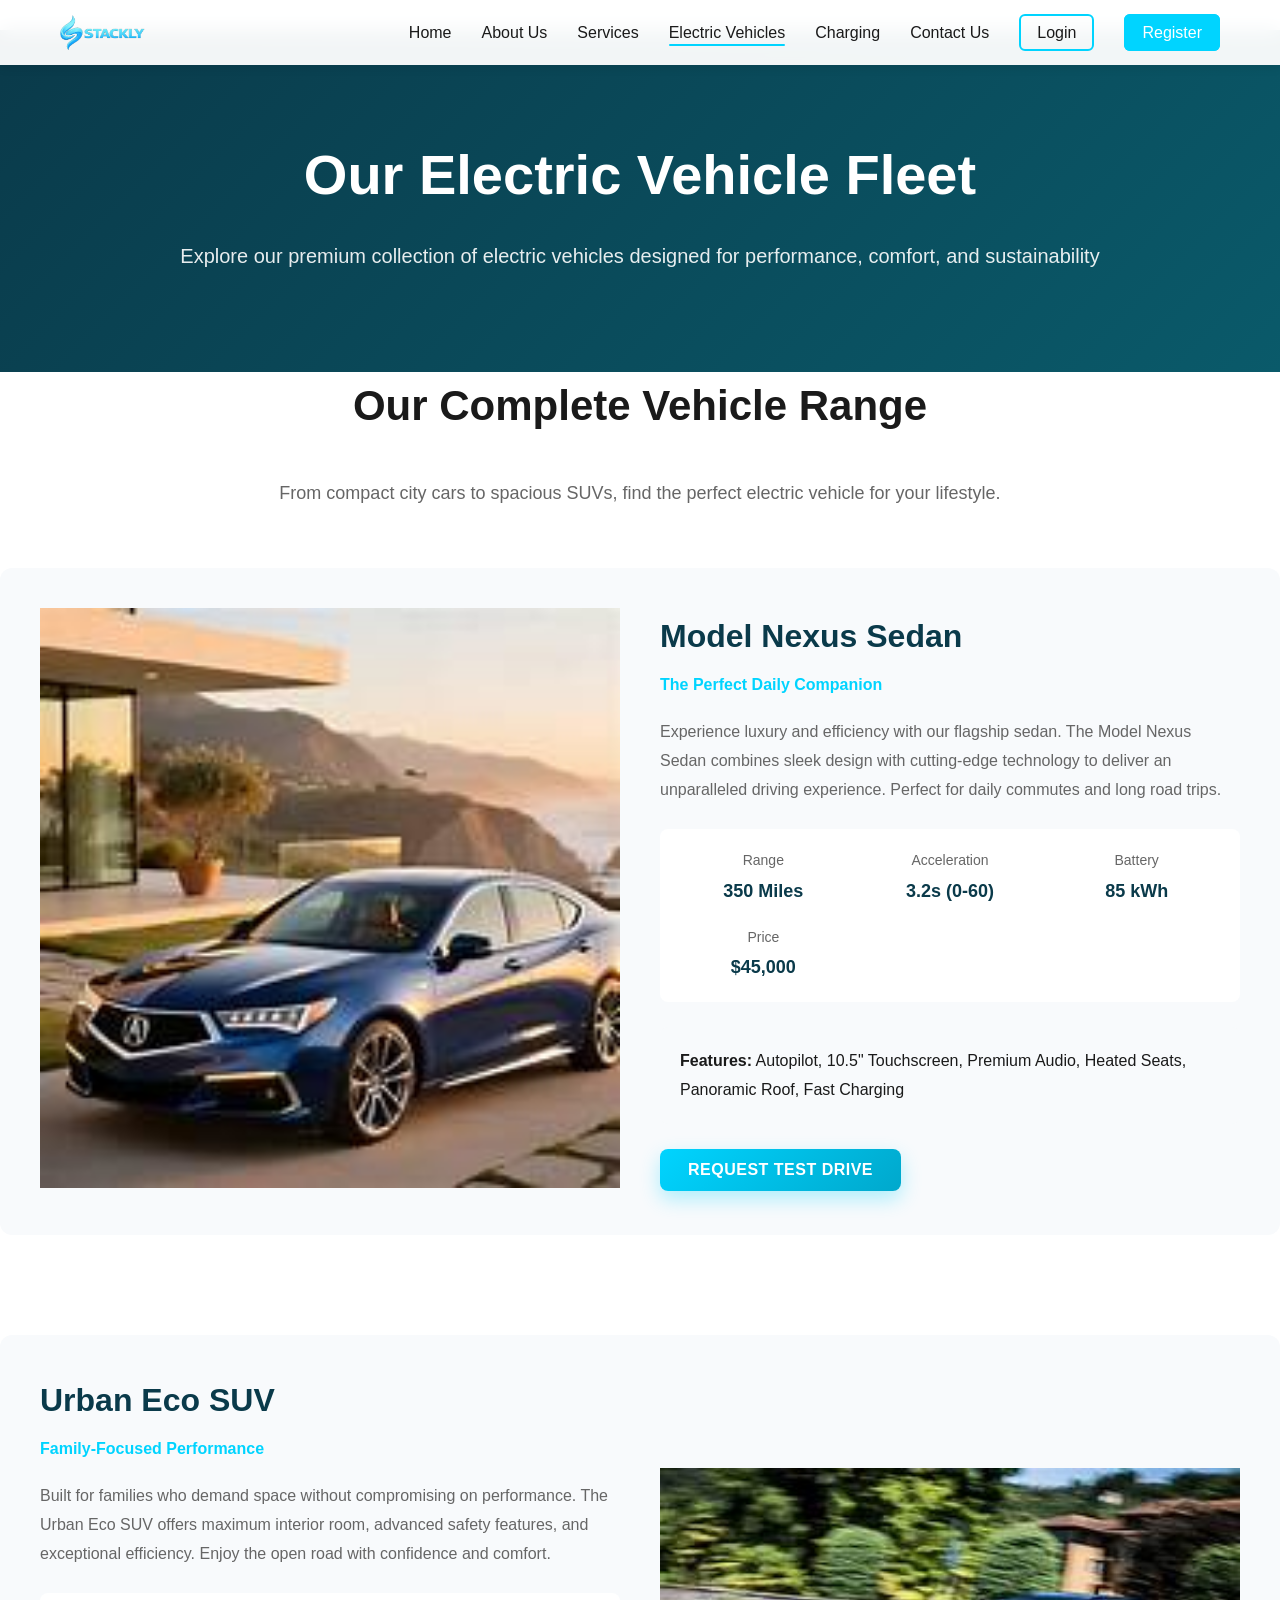
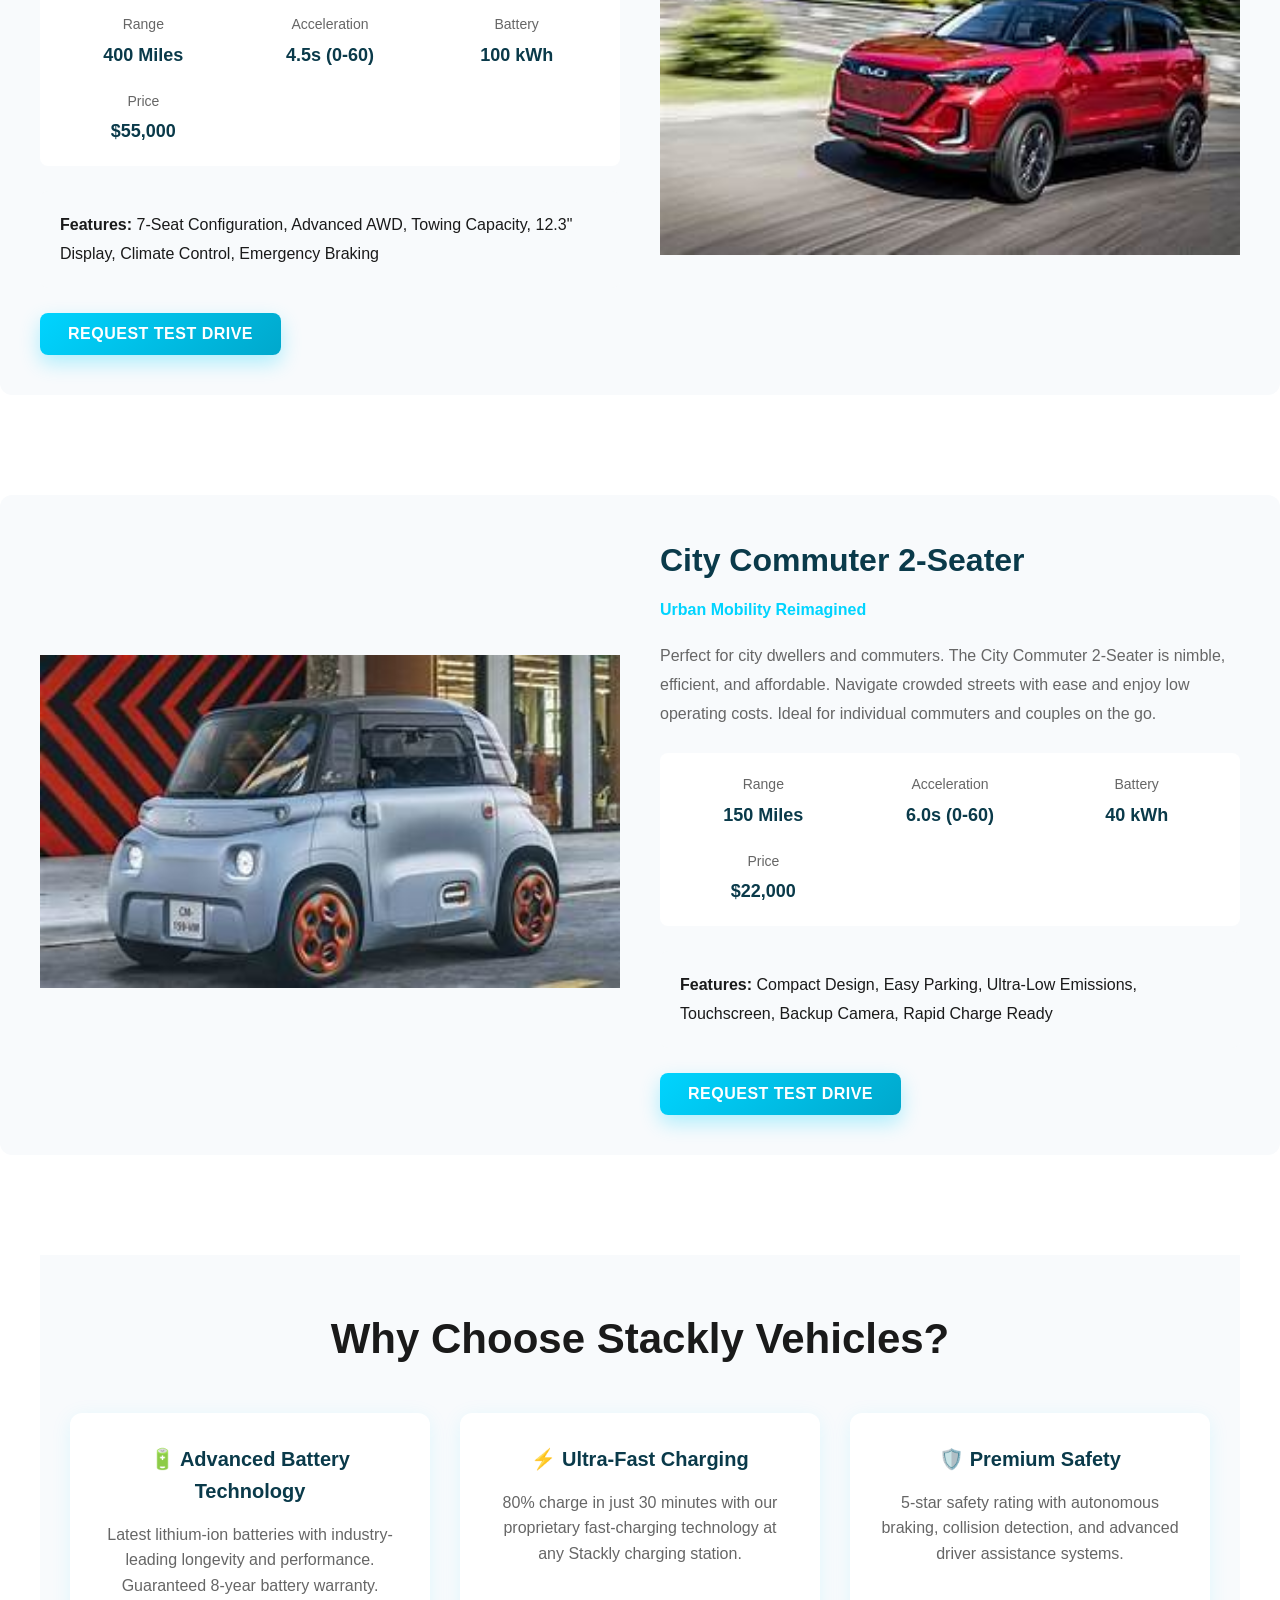
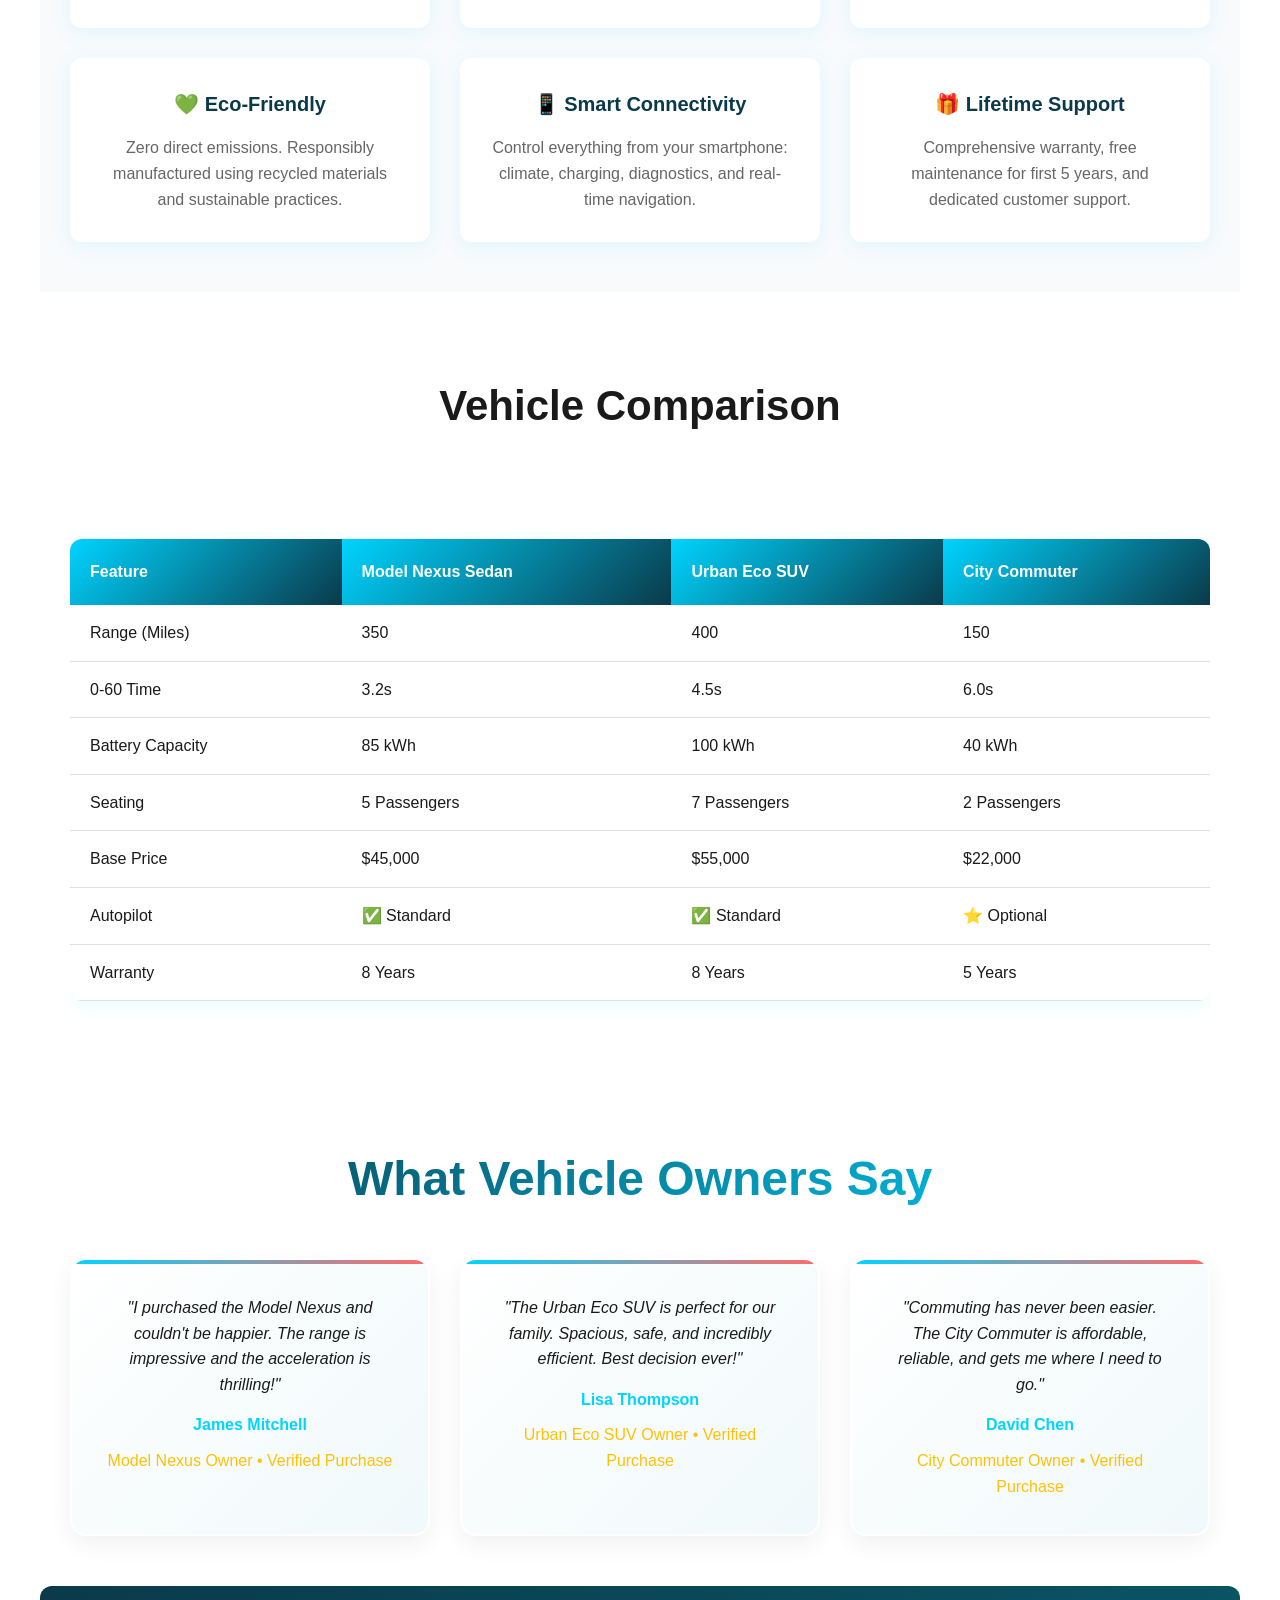
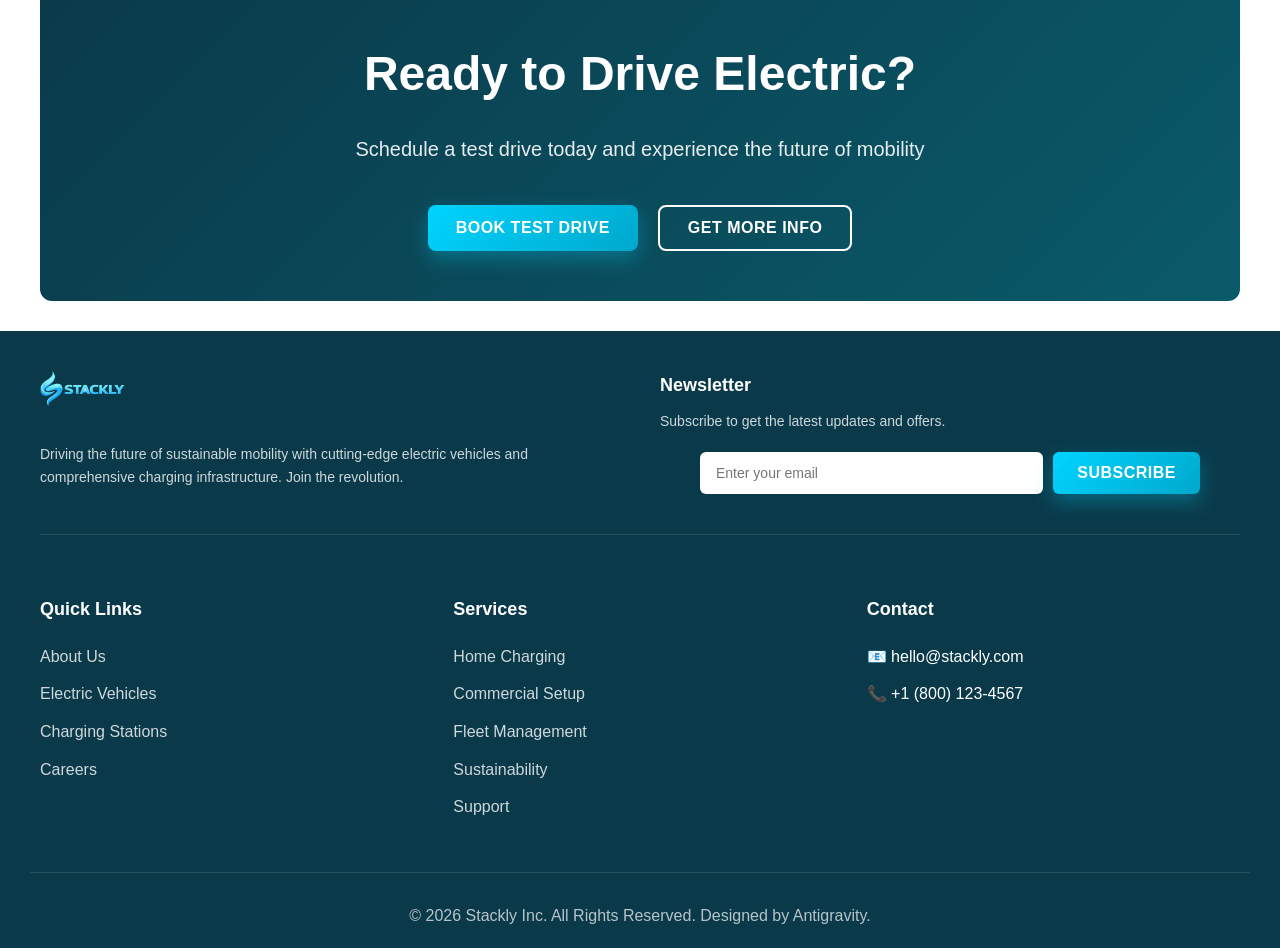
<file: vehicles.html>
<!DOCTYPE html>
<html lang="en">
<head>
    <meta charset="UTF-8">
    <meta name="viewport" content="width=device-width, initial-scale=1.0">
    <title>Electric Vehicles - Stackly | Premium EV Fleet</title>
    <link rel="stylesheet" href="css/styles.css">
</head>
<body>
    <!-- PRELOADER -->
    <div class="preloader" id="preloader">
        <div class="loader-container">
            <div class="preloader-content">
                <div class="logo-animation">
                    <img src="stackly-logo-main.webp" alt="Stackly Logo" class="preloader-logo">
                    <div class="logo-glow"></div>
                </div>
                <div class="preloader-text">
                    <p class="preload-line">Charge.</p>
                    <p class="preload-line">Drive.</p>
                    <p class="preload-line">Sustain.</p>
                </div>
                <p class="loader-subtitle">Loading your journey</p>
            </div>
            <div class="loading-bar">
                <div class="loading-progress"></div>
            </div>
        </div>
    </div>
    <!-- NAVBAR -->
    <nav class="navbar">
        <div class="nav-container">
            <a href="index.html" class="logo">
                <img src="stackly-logo-main.webp" alt="Stackly Logo" class="logo-image" style="width: 85px; height: auto;">
            </a>
            <div class="nav-toggle" id="navToggle">
                <span></span>
                <span></span>
                <span></span>
            </div>
            <ul class="nav-menu" id="navMenu">
                <li><a href="index.html">Home</a></li>
                <li><a href="about.html">About Us</a></li>
                <li><a href="services.html">Services</a></li>
                <li><a href="vehicles.html" class="active">Electric Vehicles</a></li>
                <li><a href="charging.html">Charging</a></li>
                <li><a href="contact.html">Contact Us</a></li>
                <li id="logoutLi" style="display: none; border-top: 1px solid #e0e0e0; padding-top: 15px; margin-top: 10px;"><a href="#" onclick="handleLogout(event)" class="auth-btn" style="width: 100%; text-align: center; background: #FF6B6B; color: white;">Logout</a></li>
                <li id="authLi"><a href="login.html" class="auth-btn">Login</a></li>
                <li><a href="register.html" class="auth-btn primary"> Register</a></li>
            </ul>
        </div>
    </nav>

    <!-- VEHICLES HERO -->
    <section class="about-hero">
        <h1>Our Electric Vehicle Fleet</h1>
        <p>Explore our premium collection of electric vehicles designed for performance, comfort, and sustainability</p>
    </section>

    <!-- VEHICLES SECTION -->
    <section class="vehicles-section">
        <div class="section-container">
            <h2>Our Complete Vehicle Range</h2>
            <p style="text-align: center; margin-bottom: 60px; font-size: 18px; color: #666;">From compact city cars to spacious SUVs, find the perfect electric vehicle for your lifestyle.</p>

            <!-- Model Nexus Sedan -->
            <div class="vehicle-showcase">
                <div class="vehicle-image">
                    <img src="image/mobility2.jpg" alt="Model Nexus Sedan" style="width: 100%; height: auto;">
                </div>
                <div class="vehicle-content">
                    <h3>Model Nexus Sedan</h3>
                    <p class="vehicle-tagline">The Perfect Daily Companion</p>
                    <p class="vehicle-description">
                        Experience luxury and efficiency with our flagship sedan. The Model Nexus Sedan combines sleek design with cutting-edge technology to deliver an unparalleled driving experience. Perfect for daily commutes and long road trips.
                    </p>
                    <div class="vehicle-specs">
                        <div class="spec">
                            <span class="spec-label">Range</span>
                            <span class="spec-value">350 Miles</span>
                        </div>
                        <div class="spec">
                            <span class="spec-label">Acceleration</span>
                            <span class="spec-value">3.2s (0-60)</span>
                        </div>
                        <div class="spec">
                            <span class="spec-label">Battery</span>
                            <span class="spec-value">85 kWh</span>
                        </div>
                        <div class="spec">
                            <span class="spec-label">Price</span>
                            <span class="spec-value">$45,000</span>
                        </div>
                    </div>
                    <p class="vehicle-features"><strong>Features:</strong> Autopilot, 10.5" Touchscreen, Premium Audio, Heated Seats, Panoramic Roof, Fast Charging</p>
                    <button class="btn btn-primary" onclick="window.location.href='contact.html'">Request Test Drive</button>
                </div>
            </div>

            <!-- Urban Eco SUV -->
            <div class="vehicle-showcase">
                <div class="vehicle-image">
                    <img src="image/new1.jpg" alt="Urban Eco SUV" style="width: 100%; height: auto;">
                </div>
                <div class="vehicle-content">
                    <h3>Urban Eco SUV</h3>
                    <p class="vehicle-tagline">Family-Focused Performance</p>
                    <p class="vehicle-description">
                        Built for families who demand space without compromising on performance. The Urban Eco SUV offers maximum interior room, advanced safety features, and exceptional efficiency. Enjoy the open road with confidence and comfort.
                    </p>
                    <div class="vehicle-specs">
                        <div class="spec">
                            <span class="spec-label">Range</span>
                            <span class="spec-value">400 Miles</span>
                        </div>
                        <div class="spec">
                            <span class="spec-label">Acceleration</span>
                            <span class="spec-value">4.5s (0-60)</span>
                        </div>
                        <div class="spec">
                            <span class="spec-label">Battery</span>
                            <span class="spec-value">100 kWh</span>
                        </div>
                        <div class="spec">
                            <span class="spec-label">Price</span>
                            <span class="spec-value">$55,000</span>
                        </div>
                    </div>
                    <p class="vehicle-features"><strong>Features:</strong> 7-Seat Configuration, Advanced AWD, Towing Capacity, 12.3" Display, Climate Control, Emergency Braking</p>
                    <button class="btn btn-primary" onclick="window.location.href='contact.html'">Request Test Drive</button>
                </div>
            </div>

            <!-- City Commuter 2-Seater -->
            <div class="vehicle-showcase">
                <div class="vehicle-image">
                    <img src="image/new2.jpg" alt="City Commuter 2-Seater" style="width: 100%; height: auto;">
                </div>
                <div class="vehicle-content">
                    <h3>City Commuter 2-Seater</h3>
                    <p class="vehicle-tagline">Urban Mobility Reimagined</p>
                    <p class="vehicle-description">
                        Perfect for city dwellers and commuters. The City Commuter 2-Seater is nimble, efficient, and affordable. Navigate crowded streets with ease and enjoy low operating costs. Ideal for individual commuters and couples on the go.
                    </p>
                    <div class="vehicle-specs">
                        <div class="spec">
                            <span class="spec-label">Range</span>
                            <span class="spec-value">150 Miles</span>
                        </div>
                        <div class="spec">
                            <span class="spec-label">Acceleration</span>
                            <span class="spec-value">6.0s (0-60)</span>
                        </div>
                        <div class="spec">
                            <span class="spec-label">Battery</span>
                            <span class="spec-value">40 kWh</span>
                        </div>
                        <div class="spec">
                            <span class="spec-label">Price</span>
                            <span class="spec-value">$22,000</span>
                        </div>
                    </div>
                    <p class="vehicle-features"><strong>Features:</strong> Compact Design, Easy Parking, Ultra-Low Emissions, Touchscreen, Backup Camera, Rapid Charge Ready</p>
                    <button class="btn btn-primary" onclick="window.location.href='contact.html'">Request Test Drive</button>
                </div>
            </div>
        </div>
    </section>

    <!-- WHY CHOOSE OUR VEHICLES -->
    <section class="why-choose-section">
        <h2>Why Choose Stackly Vehicles?</h2>
        <div class="why-grid">
            <div class="why-card">
                <h4>🔋 Advanced Battery Technology</h4>
                <p>Latest lithium-ion batteries with industry-leading longevity and performance. Guaranteed 8-year battery warranty.</p>
            </div>
            <div class="why-card">
                <h4>⚡ Ultra-Fast Charging</h4>
                <p>80% charge in just 30 minutes with our proprietary fast-charging technology at any Stackly charging station.</p>
            </div>
            <div class="why-card">
                <h4>🛡️ Premium Safety</h4>
                <p>5-star safety rating with autonomous braking, collision detection, and advanced driver assistance systems.</p>
            </div>
            <div class="why-card">
                <h4>💚 Eco-Friendly</h4>
                <p>Zero direct emissions. Responsibly manufactured using recycled materials and sustainable practices.</p>
            </div>
            <div class="why-card">
                <h4>📱 Smart Connectivity</h4>
                <p>Control everything from your smartphone: climate, charging, diagnostics, and real-time navigation.</p>
            </div>
            <div class="why-card">
                <h4>🎁 Lifetime Support</h4>
                <p>Comprehensive warranty, free maintenance for first 5 years, and dedicated customer support.</p>
            </div>
        </div>
    </section>

    <!-- COMPARISON SECTION -->
    <section class="comparison-section">
        <h2>Vehicle Comparison</h2>
        <div style="overflow-x: auto;">
            <table class="comparison-table">
                <thead>
                    <tr>
                        <th>Feature</th>
                        <th>Model Nexus Sedan</th>
                        <th>Urban Eco SUV</th>
                        <th>City Commuter</th>
                    </tr>
                </thead>
                <tbody>
                    <tr>
                        <td>Range (Miles)</td>
                        <td>350</td>
                        <td>400</td>
                        <td>150</td>
                    </tr>
                    <tr>
                        <td>0-60 Time</td>
                        <td>3.2s</td>
                        <td>4.5s</td>
                        <td>6.0s</td>
                    </tr>
                    <tr>
                        <td>Battery Capacity</td>
                        <td>85 kWh</td>
                        <td>100 kWh</td>
                        <td>40 kWh</td>
                    </tr>
                    <tr>
                        <td>Seating</td>
                        <td>5 Passengers</td>
                        <td>7 Passengers</td>
                        <td>2 Passengers</td>
                    </tr>
                    <tr>
                        <td>Base Price</td>
                        <td>$45,000</td>
                        <td>$55,000</td>
                        <td>$22,000</td>
                    </tr>
                    <tr>
                        <td>Autopilot</td>
                        <td>✅ Standard</td>
                        <td>✅ Standard</td>
                        <td>⭐ Optional</td>
                    </tr>
                    <tr>
                        <td>Warranty</td>
                        <td>8 Years</td>
                        <td>8 Years</td>
                        <td>5 Years</td>
                    </tr>
                </tbody>
            </table>
        </div>
    </section>

    <!-- TESTIMONIALS -->
    <section class="testimonials-section">
        <h2>What Vehicle Owners Say</h2>
        <div class="testimonials-grid">
            <div class="testimonial-card">
                <p>"I purchased the Model Nexus and couldn't be happier. The range is impressive and the acceleration is thrilling!"</p>
                <h4>James Mitchell</h4>
                <span>Model Nexus Owner • Verified Purchase</span>
            </div>
            <div class="testimonial-card">
                <p>"The Urban Eco SUV is perfect for our family. Spacious, safe, and incredibly efficient. Best decision ever!"</p>
                <h4>Lisa Thompson</h4>
                <span>Urban Eco SUV Owner • Verified Purchase</span>
            </div>
            <div class="testimonial-card">
                <p>"Commuting has never been easier. The City Commuter is affordable, reliable, and gets me where I need to go."</p>
                <h4>David Chen</h4>
                <span>City Commuter Owner • Verified Purchase</span>
            </div>
        </div>
    </section>

    <!-- CTA SECTION -->
    <section class="cta-section">
        <h2>Ready to Drive Electric?</h2>
        <p>Schedule a test drive today and experience the future of mobility</p>
        <div class="cta-buttons">
            <button class="btn btn-primary" onclick="window.location.href='contact.html'">Book Test Drive</button>
            <button class="btn btn-secondary" onclick="window.location.href='contact.html'">Get More Info</button>
        </div>
    </section>

    <!-- FOOTER -->
    <footer class="footer">
        <div class="footer-top">
            <div class="footer-branding">
                <a href="index.html" class="footer-logo">
                    <img src="stackly-logo-main.webp" alt="Stackly Logo" style="width: 85px; height: auto;">
                </a>
                <p>Driving the future of sustainable mobility with cutting-edge electric vehicles and comprehensive charging infrastructure. Join the revolution.</p>
            </div>
            <div class="footer-newsletter">
                <h4>Newsletter</h4>
                <p>Subscribe to get the latest updates and offers.</p>
                <form class="newsletter-form">
                    <input type="email" placeholder="Enter your email" required>
                    <button type="submit" class="btn btn-primary">Subscribe</button>
                </form>
            </div>
        </div>

        <div class="footer-content">
            <div class="footer-section">
                <h4>Quick Links</h4>
                <ul>
                    <li><a href="about.html">About Us</a></li>
                    <li><a href="vehicles.html">Electric Vehicles</a></li>
                    <li><a href="charging.html">Charging Stations</a></li>
                    <li><a href="#">Careers</a></li>
                </ul>
            </div>
            <div class="footer-section">
                <h4>Services</h4>
                <ul>
                    <li><a href="services.html">Home Charging</a></li>
                    <li><a href="services.html">Commercial Setup</a></li>
                    <li><a href="#">Fleet Management</a></li>
                    <li><a href="#">Sustainability</a></li>
                    <li><a href="contact.html">Support</a></li>
                </ul>
            </div>
            <div class="footer-section">
                <h4>Contact</h4>
                <ul>
                    <li>📧 hello@stackly.com</li>
                    <li>📞 +1 (800) 123-4567</li>
                </ul>
            </div>
        </div>
        <div class="footer-bottom">
            <p>&copy; 2026 Stackly Inc. All Rights Reserved. Designed by Antigravity.</p>
        </div>
    </footer>

    <script src="js/script.js"></script>
</body>
</html>
</file>
<file: css/styles.css>
/* ===== VARIABLES & GENERAL STYLES ===== */
:root {
    --primary-color: #00D4FF;
    --secondary-color: #0A3A4A;
    --accent-color: #FF6B6B;
    --light-bg: #F8FAFC;
    --dark-bg: #0F1419;
    --text-primary: #1a1a1a;
    --text-secondary: #666666;
    --border-color: #e0e0e0;
    --shadow: 0 4px 20px rgba(0, 212, 255, 0.1);
    --card-shadow: 0 10px 40px rgba(0, 212, 255, 0.15);
    --card-shadow-hover: 0 30px 60px rgba(0, 212, 255, 0.25);
}

* {
    margin: 0;
    padding: 0;
    box-sizing: border-box;
}

html, body {
    font-family: 'Segoe UI', Tahoma, Geneva, Verdana, sans-serif;
    scroll-behavior: smooth;
}

body {
    background-color: #fff;
    color: var(--text-primary);
    line-height: 1.6;
    overflow-x: hidden;
}

/* ===== PRELOADER ===== */
.preloader {
    position: fixed;
    top: 0;
    left: 0;
    width: 100%;
    height: 100%;
    background: linear-gradient(135deg, #0F1419 0%, #1a3a3a 100%);
    display: flex;
    align-items: center;
    justify-content: center;
    z-index: 9999;
    animation: fadeOut 2.5s ease-in-out forwards;
}

@keyframes fadeOut {
    0% {
        opacity: 1;
        visibility: visible;
    }
    90% {
        opacity: 1;
        visibility: visible;
    }
    100% {
        opacity: 0;
        visibility: hidden;
    }
}

/* Logo Animation Styles */
.logo-animation {
    position: relative;
    width: 120px;
    height: 120px;
    margin: 0 auto 40px;
    display: flex;
    align-items: center;
    justify-content: center;
}

.preloader-logo {
    width: 120px;
    height: 120px;
    animation: logoBounce 2s ease-in-out infinite, logoGlow 3s ease-in-out infinite;
    filter: drop-shadow(0 0 20px rgba(0, 212, 255, 0.8));
    z-index: 2;
    position: relative;
}

.logo-glow {
    position: absolute;
    width: 140px;
    height: 140px;
    border: 3px solid #00D4FF;
    border-radius: 50%;
    animation: glowPulse 2.5s ease-in-out infinite;
    opacity: 0.6;
}

@keyframes logoBounce {
    0%, 100% {
        transform: translateY(0) scale(1);
        opacity: 1;
    }
    50% {
        transform: translateY(-20px) scale(1.05);
        opacity: 0.9;
    }
}

@keyframes logoGlow {
    0%, 100% {
        filter: drop-shadow(0 0 20px rgba(0, 212, 255, 0.8));
    }
    50% {
        filter: drop-shadow(0 0 40px rgba(0, 212, 255, 1));
    }
}

@keyframes glowPulse {
    0%, 100% {
        transform: scale(1);
        border-color: rgba(0, 212, 255, 0.6);
        opacity: 0.4;
    }
    50% {
        transform: scale(1.1);
        border-color: rgba(0, 212, 255, 1);
        opacity: 0.8;
    }
}

.loader-container {
    text-align: center;
    color: white;
}

.lightning-bolt {
    width: 100px;
    height: 100px;
    margin: 0 auto 30px;
    animation: boltPulse 2s ease-in-out infinite;
}

.lightning-bolt svg {
    width: 100%;
    height: 100%;;
    filter: drop-shadow(0 0 10px #00D4FF);
}

@keyframes boltPulse {
    0%, 100% {
        transform: scale(1) translateY(0);
        opacity: 1;
    }
    50% {
        transform: scale(1.1) translateY(-10px);
        opacity: 0.8;
    }
}

.loader-text {
    font-size: 48px;
    font-weight: 800;
    letter-spacing: 3px;
    margin-bottom: 10px;
    animation: slideInDown 1.5s ease-out;
}

.loader-subtitle {
    font-size: 18px;
    color: #00D4FF;
    margin-bottom: 40px;
    animation: slideInUp 1.5s ease-out 0.2s both;
    letter-spacing: 2px;
}

.preloader-content {
    text-align: center;
}

.preloader-text {
    margin-bottom: 30px;
}

.preload-line {
    font-size: 48px;
    font-weight: 800;
    letter-spacing: 3px;
    color: #00D4FF;
    margin: 5px 0;
    animation: slideInDown 1.5s ease-out forwards;
}

.preload-line:nth-child(1) {
    animation-delay: 0s;
}

.preload-line:nth-child(2) {
    animation-delay: 0.2s;
}

.preload-line:nth-child(3) {
    animation-delay: 0.4s;
}

.loading-bar {
    width: 200px;
    height: 4px;
    background: rgba(0, 212, 255, 0.2);
    border-radius: 2px;
    margin: 0 auto;
    overflow: hidden;
}

.loading-progress {
    height: 100%;
    background: linear-gradient(90deg, #00D4FF, #0A3A4A);
    width: 30%;
    animation: progress 2.5s ease-in-out;
}

@keyframes progress {
    0% { width: 0%; }
    50% { width: 80%; }
    100% { width: 100%; }
}

@keyframes slideInDown {
    from {
        transform: translateY(-50px);
        opacity: 0;
    }
    to {
        transform: translateY(0);
        opacity: 1;
    }
}

@keyframes slideInUp {
    from {
        transform: translateY(50px);
        opacity: 0;
    }
    to {
        transform: translateY(0);
        opacity: 1;
    }
}

/* ===== NAVBAR ===== */
.navbar {
    position: fixed;
    top: 0;
    width: 100%;
    background: rgba(255, 255, 255, 0.95);
    backdrop-filter: blur(10px);
    padding: 15px 0;
    z-index: 1000;
    box-shadow: 0 2px 10px rgba(0, 0, 0, 0.1);
    animation: slideDown 0.5s ease-out;
}

@keyframes slideDown {
    from {
        transform: translateY(-100%);
        opacity: 0;
    }
    to {
        transform: translateY(0);
        opacity: 1;
    }
}

.nav-container {
    max-width: 1200px;
    margin: 0 auto;
    padding: 0 20px;
    display: flex;
    justify-content: space-between;
    align-items: center;
}

.logo {
    display: flex;
    align-items: center;
    gap: 10px;
    font-size: 24px;
    font-weight: 700;
    color: var(--text-primary);
    text-decoration: none;
    cursor: pointer;
    animation: zoomIn 0.5s ease-out;
    transition: all 0.3s ease;
}

.logo-image {
    width: 85px;
    height: auto;
    transition: all 0.4s cubic-bezier(0.23, 1, 0.320, 1);
    filter: drop-shadow(0 0 8px rgba(0, 212, 255, 0));
}

.logo:hover .logo-image {
    transform: scale(1.15) rotateY(5deg);
    filter: drop-shadow(0 0 15px rgba(0, 212, 255, 0.6));
}

.logo-icon {
    font-size: 32px;
}

.logo-text {
    background: linear-gradient(135deg, var(--primary-color), var(--secondary-color));
    -webkit-background-clip: text;
    -webkit-text-fill-color: transparent;
    background-clip: text;
}

@keyframes zoomIn {
    from {
        transform: scale(0);
        opacity: 0;
    }
    to {
        transform: scale(1);
        opacity: 1;
    }
}

.nav-menu {
    display: flex;
    list-style: none;
    gap: 30px;
    align-items: center;
}

.nav-menu a {
    text-decoration: none;
    color: var(--text-primary);
    font-weight: 500;
    transition: all 0.3s ease;
    position: relative;
}

.nav-menu a.active::after,
.nav-menu a:hover::after {
    content: '';
    position: absolute;
    bottom: -5px;
    left: 0;
    width: 100%;
    height: 2px;
    background: var(--primary-color);
    border-radius: 1px;
    animation: expandWidth 0.3s ease;
}

@keyframes expandWidth {
    from { width: 0; }
    to { width: 100%; }
}

.dropdown {
    position: relative;
}

.dropdown-menu {
    position: absolute;
    top: 100%;
    left: 0;
    background: white;
    border-radius: 8px;
    box-shadow: var(--shadow);
    padding: 15px;
    min-width: 200px;
    opacity: 0;
    visibility: hidden;
    transform: translateY(-10px);
    transition: all 0.3s ease;
    display: flex;
    flex-direction: column;
    gap: 10px;
    margin-top: 10px;
}

.dropdown:hover .dropdown-menu {
    opacity: 1;
    visibility: visible;
    transform: translateY(0);
}

.dropdown-menu a {
    padding: 8px 12px;
    border-radius: 4px;
    transition: all 0.2s ease;
}

.dropdown-menu a:hover {
    background: var(--light-bg);
    color: var(--primary-color);
}

.auth-btn {
    padding: 8px 16px;
    border-radius: 6px;
    border: 2px solid var(--primary-color);
    background: transparent;
    color: var(--primary-color);
    cursor: pointer;
    transition: all 0.3s ease;
    font-weight: 600;
}

.auth-btn:hover,
.auth-btn.active {
    background: var(--primary-color);
    color: white;
}

.auth-btn.primary {
    background: var(--primary-color);
    color: white;
    border-color: var(--primary-color);
}

.auth-btn.primary:hover {
    transform: translateY(-2px);
    box-shadow: 0 4px 15px rgba(0, 212, 255, 0.3);
}

/* ===== USER PROFILE STYLES ===== */
.user-profile-menu {
    position: relative !important;
    display: flex !important;
    align-items: center;
}

.user-profile-link {
    display: flex;
    align-items: center;
    gap: 8px;
    padding: 8px 12px;
    border-radius: 6px;
    border: 2px solid var(--primary-color);
    background: rgba(0, 212, 255, 0.1);
    cursor: pointer;
    transition: all 0.3s ease;
}

.user-profile-link:hover {
    background: var(--primary-color);
    color: white;
}

.user-avatar {
    font-size: 20px;
    display: flex;
    align-items: center;
    justify-content: center;
}

.user-name {
    font-weight: 600;
    font-size: 14px;
}

.user-dropdown {
    position: absolute;
    top: 100%;
    right: 0;
    background: white;
    border-radius: 8px;
    box-shadow: 0 4px 15px rgba(0, 0, 0, 0.15);
    padding: 10px;
    min-width: 150px;
    opacity: 0;
    visibility: hidden;
    transform: translateY(-10px);
    transition: all 0.3s ease;
    margin-top: 10px;
    z-index: 1001;
    display: flex;
    flex-direction: column;
    gap: 5px;
}

.user-profile-menu:hover .user-dropdown {
    opacity: 1;
    visibility: visible;
    transform: translateY(0);
}

.user-dropdown a {
    padding: 10px 15px;
    border-radius: 4px;
    transition: all 0.2s ease;
    color: var(--text-primary);
}

.user-dropdown a:hover {
    background: var(--light-bg);
    color: var(--primary-color);
}

.nav-toggle {
    display: none;
    flex-direction: column;
    cursor: pointer;
    gap: 5px;
}

.nav-toggle span {
    width: 25px;
    height: 3px;
    background: var(--text-primary);
    border-radius: 2px;
    transition: all 0.3s ease;
}

.nav-toggle.active span:nth-child(1) {
    transform: rotate(45deg) translate(8px, 8px);
    background: var(--primary-color);
}

.nav-toggle.active span:nth-child(2) {
    opacity: 0;
}

.nav-toggle.active span:nth-child(3) {
    transform: rotate(-45deg) translate(8px, -8px);
    background: var(--primary-color);
}

/* ===== BUTTONS ===== */
.btn {
    padding: 12px 28px;
    border: none;
    border-radius: 8px;
    font-size: 16px;
    font-weight: 600;
    cursor: pointer;
    transition: all 0.4s cubic-bezier(0.23, 1, 0.320, 1);
    text-transform: uppercase;
    letter-spacing: 0.5px;
    position: relative;
    overflow: hidden;
}

.btn::before {
    content: '';
    position: absolute;
    top: 50%;
    left: 50%;
    width: 0;
    height: 0;
    border-radius: 50%;
    background: rgba(255, 255, 255, 0.3);
    transform: translate(-50%, -50%);
    transition: width 0.6s, height 0.6s;
}

.btn:active::before {
    width: 300px;
    height: 300px;
}

.btn-primary {
    background: linear-gradient(135deg, var(--primary-color), #00A8CC);
    color: white;
    box-shadow: 0 8px 20px rgba(0, 212, 255, 0.3);
}

.btn-primary:hover {
    transform: translateY(-4px) scale(1.02);
    box-shadow: 0 12px 30px rgba(0, 212, 255, 0.5);
}

.btn-secondary {
    background: transparent;
    color: var(--primary-color);
    border: 2px solid var(--primary-color);
}

.btn-secondary:hover {
    background: var(--primary-color);
    color: white;
    transform: translateY(-4px);
    box-shadow: 0 12px 30px rgba(0, 212, 255, 0.3);
}

.btn.full-width {
    width: 100%;
}

/* ===== HERO SECTION ===== */
.hero {
    margin-top: 30px;
    min-height: auto;
    padding: 60px 30px;
    display: flex;
    align-items: center;
    justify-content: space-between;
    background: linear-gradient(135deg, #F8FAFC 0%, #E8F4F8 100%);
    position: relative;
    overflow: hidden;
}

.hero-content {
    flex: 1;
    z-index: 2;
    animation: slideInLeft 0.8s ease-out;
}

.hero-title {
    font-size: 64px;
    font-weight: 800;
    line-height: 1.2;
    margin-bottom: 20px;
    background: linear-gradient(135deg, var(--secondary-color), var(--primary-color));
    -webkit-background-clip: text;
    -webkit-text-fill-color: transparent;
    background-clip: text;
}

.hero-subtitle {
    font-size: 22px;
    color: var(--text-secondary);
    margin-bottom: 40px;
    animation: fadeInUp 0.8s ease-out 0.2s both;
    text-align: center;
}

.hero-buttons {
    display: flex;
    gap: 20px;
    animation: fadeInUp 0.8s ease-out 0.4s both;
}

.hero-background {
    flex: 1;
    position: relative;
    height: 100%;
}

.floating-shape {
    position: absolute;
    border-radius: 30% 70% 70% 30% / 30% 30% 70% 70%;
    animation: float 6s ease-in-out infinite;
}

.shape-1 {
    width: 300px;
    height: 300px;
    background: rgba(0, 212, 255, 0.1);
    top: 10%;
    right: 10%;
    animation-delay: 0s;
}

.shape-2 {
    width: 200px;
    height: 200px;
    background: rgba(0, 212, 255, 0.15);
    bottom: 20%;
    right: 20%;
    animation-delay: 2s;
}

.shape-3 {
    width: 150px;
    height: 150px;
    background: rgba(0, 212, 255, 0.2);
    top: 50%;
    right: 40%;
    animation-delay: 4s;
}

@keyframes float {
    0%, 100% {
        transform: translateY(0);
    }
    50% {
        transform: translateY(-30px);
    }
}

.floating-scooter {
    font-size: 120px;
    position: absolute;
    right: 50px;
    bottom: 50px;
    animation: bounce 3s ease-in-out infinite;
}

@keyframes bounce {
    0%, 100% {
        transform: translateY(0);
    }
    50% {
        transform: translateY(-40px);
    }
}

@keyframes slideInLeft {
    from {
        transform: translateX(-50px);
        opacity: 0;
    }
    to {
        transform: translateX(0);
        opacity: 1;
    }
}

@keyframes fadeInUp {
    from {
        transform: translateY(20px);
        opacity: 0;
    }
    to {
        transform: translateY(0);
        opacity: 1;
    }
}

/* ===== SECTIONS ===== */
.products-section,
.stats-section,
.innovation-section,
.testimonials-section,
.cta-section,
.team-section,
.about-content,
.warranty-section,
.comparison-section {
    max-width: 1200px;
    margin: 10px auto;
    padding: 20px 30px;
}

.section-title {
    font-size: 48px;
    font-weight: 800;
    text-align: center;
    margin-bottom: 20px;
    background: linear-gradient(135deg, var(--secondary-color), var(--primary-color));
    -webkit-background-clip: text;
    -webkit-text-fill-color: transparent;
    background-clip: text;
    animation: scaleInText 0.6s ease-out;
}

@keyframes scaleInText {
    from {
        transform: scale(0.9);
        opacity: 0;
    }
    to {
        transform: scale(1);
        opacity: 1;
    }
}

.section-subtitle {
    text-align: center;
    color: var(--text-secondary);
    font-size: 18px;
    margin-bottom: 25px;
    animation: fadeInUp 0.6s ease-out 0.2s both;
}

/* ===== PRODUCTS GRID ===== */
.products-grid {
    display: grid;
    grid-template-columns: repeat(auto-fit, minmax(300px, 1fr));
    gap: 30px;
    margin-bottom: 25px;
}

.product-card {
    background: linear-gradient(135deg, #ffffff 0%, #f8fafc 100%);
    border-radius: 16px;
    padding: 40px 30px;
    text-align: center;
    box-shadow: 0 8px 25px rgba(0, 0, 0, 0.08);
    transition: all 0.4s cubic-bezier(0.23, 1, 0.320, 1);
    animation: fadeInUp 0.6s ease-out both;
    position: relative;
    overflow: hidden;
    border: 1px solid rgba(0, 212, 255, 0.1);
}

.product-card::before {
    content: '';
    position: absolute;
    top: -50%;
    left: -50%;
    width: 200%;
    height: 200%;
    background: linear-gradient(45deg, transparent, rgba(0, 212, 255, 0.1), transparent);
    transform: rotate(45deg);
    transition: all 0.6s ease;
}

.product-card:nth-child(1) { animation-delay: 0s; }
.product-card:nth-child(2) { animation-delay: 0.2s; }
.product-card:nth-child(3) { animation-delay: 0.4s; }

.product-card:hover {
    transform: translateY(-15px) scale(1.02);
    box-shadow: 0 25px 50px rgba(0, 212, 255, 0.2), 0 0 30px rgba(0, 212, 255, 0.1);
    border-color: rgba(0, 212, 255, 0.3);
}

.product-card:hover::before {
    animation: shimmer 0.6s ease-in-out;
}

.product-icon {
    font-size: 64px;
    margin-bottom: 20px;
    display: inline-block;
    animation: pulse 2s ease-in-out infinite;
}

.product-card:hover .product-icon {
    animation: spin 0.6s ease-in-out;
}

@keyframes pulse {
    0%, 100% {
        transform: scale(1);
    }
    50% {
        transform: scale(1.1);
    }
}

@keyframes spin {
    from {
        transform: rotate(0);
    }
    to {
        transform: rotate(360deg);
    }
}

@keyframes shimmer {
    0% {
        transform: translateX(-100%) translateY(-100%) rotate(45deg);
    }
    100% {
        transform: translateX(100%) translateY(100%) rotate(45deg);
    }
}

.product-card h3 {
    font-size: 24px;
    margin-bottom: 15px;
    color: var(--text-primary);
}

.product-card p {
    color: var(--text-secondary);
    margin-bottom: 25px;
    line-height: 1.6;
}

.card-link {
    color: var(--primary-color);
    text-decoration: none;
    font-weight: 600;
    transition: all 0.3s ease;
    display: inline-block;
}

.card-link:hover {
    transform: translateX(5px);
}

/* ===== STATS SECTION ===== */
.stats-section {
    background: linear-gradient(135deg, var(--secondary-color) 0%, #0A5A6A 100%);
    color: white;
    border-radius: 12px;
}

.stats-section h2 {
    text-align: center;
    font-size: 48px;
    margin-bottom: 20px;
}

.stats-grid {
    display: grid;
    grid-template-columns: repeat(auto-fit, minmax(200px, 1fr));
    gap: 30px;
}

.stat-card {
    background: linear-gradient(135deg, rgba(255, 255, 255, 0.95) 0%, rgba(240, 249, 251, 0.95) 100%);
    padding: 40px 30px;
    border-radius: 16px;
    text-align: center;
    border: 1px solid rgba(0, 212, 255, 0.2);
    transition: all 0.4s cubic-bezier(0.23, 1, 0.320, 1);
    animation: fadeInUp 0.6s ease-out both;
    position: relative;
    overflow: hidden;
    box-shadow: 0 8px 25px rgba(0, 212, 255, 0.1);
}

.stat-card::after {
    content: '';
    position: absolute;
    top: 0;
    left: -100%;
    width: 100%;
    height: 100%;
    background: linear-gradient(90deg, transparent, rgba(0, 212, 255, 0.1), transparent);
    transition: left 0.5s ease;
}

.stat-card:nth-child(1) { animation-delay: 0s; }
.stat-card:nth-child(2) { animation-delay: 0.2s; }
.stat-card:nth-child(3) { animation-delay: 0.4s; }
.stat-card:nth-child(4) { animation-delay: 0.6s; }

.stat-card:hover {
    background: linear-gradient(135deg, rgba(255, 255, 255, 1) 0%, rgba(245, 252, 255, 1) 100%);
    transform: translateY(-15px) scale(1.02);
    box-shadow: 0 25px 50px rgba(0, 212, 255, 0.2), 0 0 30px rgba(0, 212, 255, 0.15);
    border-color: rgba(0, 212, 255, 0.4);
}

.stat-card:hover::after {
    left: 100%;
}

.stat-card h3 {
    font-size: 36px;
    font-weight: 800;
    margin-bottom: 10px;
    color: var(--primary-color);
}

.stat-card p {
    font-size: 14px;
}

/* ===== INNOVATION SECTION ===== */
.innovation-section h2 {
    font-size: 48px;
    font-weight: 800;
    text-align: center;
    margin-bottom: 40px;
    background: linear-gradient(135deg, var(--secondary-color), var(--primary-color));
    -webkit-background-clip: text;
    -webkit-text-fill-color: transparent;
    background-clip: text;
}

.innovation-grid {
    display: grid;
    grid-template-columns: repeat(auto-fit, minmax(280px, 1fr));
    gap: 30px;
}

.innovation-card {
    background: linear-gradient(135deg, #ffffff 0%, #f8fafc 100%);
    border-radius: 16px;
    padding: 40px 30px;
    text-align: center;
    box-shadow: 0 8px 25px rgba(0, 0, 0, 0.08);
    transition: all 0.4s cubic-bezier(0.23, 1, 0.320, 1);
    position: relative;
    overflow: hidden;
    animation: fadeInUp 0.6s ease-out both;
    border: 1px solid rgba(0, 212, 255, 0.1);
}

.innovation-card:nth-child(1) { animation-delay: 0s; }
.innovation-card:nth-child(2) { animation-delay: 0.2s; }
.innovation-card:nth-child(3) { animation-delay: 0.4s; }

.innovation-card::before {
    content: '';
    position: absolute;
    top: 0;
    left: 0;
    width: 100%;
    height: 4px;
    background: linear-gradient(90deg, var(--primary-color), #FF6B6B, transparent);
    transform: scaleX(0);
    transform-origin: left;
    transition: transform 0.4s cubic-bezier(0.23, 1, 0.320, 1);
}

.innovation-card:hover::before {
    transform: scaleX(1);
}

.innovation-card:hover {
    transform: translateY(-15px) scale(1.02);
    box-shadow: 0 25px 50px rgba(0, 212, 255, 0.2), 0 0 30px rgba(0, 212, 255, 0.1);
    border-color: rgba(0, 212, 255, 0.3);
}

.card-image {
    font-size: 64px;
    margin-bottom: 20px;
    display: inline-block;
    transition: all 0.4s ease;
}

.innovation-card:hover .card-image {
    transform: scale(1.15) rotateY(10deg);
}

.innovation-card h3 {
    font-size: 24px;
    margin-bottom: 15px;
    color: var(--text-primary);
}

.innovation-card p {
    color: var(--text-secondary);
    margin-bottom: 20px;
}

.badge {
    display: inline-block;
    background: linear-gradient(135deg, var(--primary-color), #00A8CC);
    color: white;
    padding: 6px 12px;
    border-radius: 20px;
    font-size: 12px;
    font-weight: 600;
    text-transform: uppercase;
    animation: pulse 2s ease-in-out infinite;
}

/* ===== TESTIMONIALS SECTION ===== */
.testimonials-section h2 {
    font-size: 48px;
    font-weight: 800;
    text-align: center;
    margin-bottom: 40px;
    background: linear-gradient(135deg, var(--secondary-color), var(--primary-color));
    -webkit-background-clip: text;
    -webkit-text-fill-color: transparent;
    background-clip: text;
}

.testimonials-grid {
    display: grid;
    grid-template-columns: repeat(auto-fit, minmax(280px, 1fr));
    gap: 30px;
}

.testimonial-card {
    background: linear-gradient(135deg, #ffffff 0%, #f0f9fb 100%);
    border-radius: 16px;
    padding: 35px;
    border: 2px solid transparent;
    background-clip: padding-box;
    transition: all 0.4s cubic-bezier(0.23, 1, 0.320, 1);
    animation: fadeInUp 0.6s ease-out both;
    display: flex;
    flex-direction: column;
    align-items: center;
    text-align: center;
    position: relative;
    overflow: hidden;
    box-shadow: 0 8px 25px rgba(0, 0, 0, 0.06);
}

.testimonial-card::before {
    content: '';
    position: absolute;
    top: 0;
    left: 0;
    right: 0;
    height: 4px;
    background: linear-gradient(90deg, #00D4FF, #FF6B6B, #00D4FF);
    background-size: 200% 100%;
    transition: all 0.4s ease;
}

.testimonial-image {
    width: 90px;
    height: 90px;
    border-radius: 50%;
    object-fit: cover;
    margin-bottom: 20px;
    border: 3px solid var(--primary-color);
    box-shadow: 0 4px 15px rgba(0, 212, 255, 0.2);
    transition: all 0.4s ease;
    position: relative;
    z-index: 2;
}

.testimonial-card:nth-child(1) { animation-delay: 0s; }
.testimonial-card:nth-child(2) { animation-delay: 0.2s; }
.testimonial-card:nth-child(3) { animation-delay: 0.4s; }

.testimonial-card:hover {
    transform: translateY(-12px) scale(1.02);
    box-shadow: 0 20px 50px rgba(0, 212, 255, 0.2), 0 0 30px rgba(0, 212, 255, 0.1);
    border-color: rgba(0, 212, 255, 0.3);
}

.testimonial-card:hover .testimonial-image {
    box-shadow: 0 8px 25px rgba(0, 212, 255, 0.35);
    transform: scale(1.08);
}

.testimonial-card:hover::before {
    background-position: 200% 0;
}

.testimonial-card p {
    font-style: italic;
    color: var(--text-primary);
    margin-bottom: 15px;
}

.testimonial-card h4 {
    color: var(--primary-color);
    margin-bottom: 10px;
}

.testimonial-card span {
    color: #FFC107;
}

/* ===== REDEFINING SECTION ===== */
.redefining-section {
    padding: 20px 30px;
    max-width: 1200px;
    margin: 0 auto;
    background: #F8FAFC;
    border-radius: 12px;
    margin: 10px auto;
}

.redefining-container {
    display: grid;
    grid-template-columns: 1fr 1fr;
    gap: 20px;
    align-items: center;
}

.redefining-content h2 {
    font-size: 42px;
    margin-bottom: 25px;
    color: var(--text-primary);
}

.redefining-features {
    display: flex;
    flex-direction: column;
    gap: 15px;
}

.redefining-feature h4 {
    font-size: 20px;
    font-weight: 700;
    margin-bottom: 10px;
    color: var(--secondary-color);
}

.redefining-feature p {
    color: var(--text-secondary);
    line-height: 1.6;
}

/* ===== SUSTAINABILITY SECTION ===== */
.sustainability-section {
    padding: 20px 30px;
    max-width: 1200px;
    margin: 10px auto;
}

.sustainability-container {
    display: grid;
    grid-template-columns: 1fr 1fr;
    gap: 20px;
    align-items: center;
}

.sustainability-content {
    font-size: 18px;
    line-height: 1.8;
    color: var(--text-secondary);
}

.sustainability-content p {
    margin-bottom: 15px;
}

/* ===== NEWS SECTION ===== */
.news-section {
    padding: 20px 30px;
    max-width: 1200px;
    margin: 0 auto 20px;
}

.news-section h2 {
    font-size: 42px;
    text-align: center;
    margin-bottom: 15px;
}

.news-grid {
    display: grid;
    grid-template-columns: repeat(auto-fit, minmax(320px, 1fr));
    gap: 40px;
    margin-top: 25px;
}

.news-card {
    background: white;
    border-radius: 16px;
    overflow: hidden;
    box-shadow: 0 8px 25px rgba(0, 0, 0, 0.08);
    transition: all 0.4s cubic-bezier(0.23, 1, 0.320, 1);
    animation: fadeInUp 0.6s ease-out both;
    position: relative;
    border: 1px solid rgba(0, 212, 255, 0.1);
}

.news-card:hover {
    transform: translateY(-15px) scale(1.02);
    box-shadow: 0 25px 50px rgba(0, 212, 255, 0.2), 0 0 30px rgba(0, 212, 255, 0.1);
    border-color: rgba(0, 212, 255, 0.3);
}

.news-image {
    width: 100%;
    height: 250px;
    overflow: hidden;
    position: relative;
}

.news-image::after {
    content: '';
    position: absolute;
    top: 0;
    left: 0;
    right: 0;
    bottom: 0;
    background: linear-gradient(135deg, transparent 0%, rgba(0, 212, 255, 0.1) 100%);
    opacity: 0;
    transition: opacity 0.3s ease;
    z-index: 1;
}

.news-image img {
    width: 100%;
    height: 100%;
    object-fit: cover;
    transition: transform 0.4s cubic-bezier(0.23, 1, 0.320, 1);
}

.news-card:hover .news-image img {
    transform: scale(1.12);
}

.news-card:hover .news-image::after {
    opacity: 1;
}

.news-content {
    padding: 30px;
}

.news-category {
    display: inline-block;
    background: var(--primary-color);
    color: white;
    padding: 5px 12px;
    border-radius: 20px;
    font-size: 12px;
    font-weight: 700;
    margin-right: 10px;
}

.news-date {
    color: var(--text-secondary);
    font-size: 14px;
}

.news-content h3 {
    font-size: 22px;
    margin: 15px 0;
    color: var(--text-primary);
}

.news-content p {
    color: var(--text-secondary);
    margin-bottom: 20px;
    line-height: 1.6;
}

/* ===== STAT NUMBER STYLING ===== */
.stat-number {
    font-size: 48px;
    font-weight: 800;
    background: linear-gradient(135deg, var(--primary-color), var(--secondary-color));
    -webkit-background-clip: text;
    -webkit-text-fill-color: transparent;
    background-clip: text;
}

.stat-number span {
    font-size: 32px;
}

/* ===== CTA SECTION ===== */
.cta-section {
    background: linear-gradient(135deg, var(--secondary-color) 0%, #0A5A6A 100%);
    color: white;
    text-align: center;
    border-radius: 12px;
    padding: 50px 30px;
    margin: 30px auto;
    max-width: 1200px;
}

.cta-section h2 {
    font-size: 48px;
    margin-bottom: 20px;
}

.cta-section p {
    font-size: 20px;
    margin-bottom: 40px;
    opacity: 0.9;
}

.cta-buttons {
    display: flex;
    gap: 20px;
    justify-content: center;
    flex-wrap: wrap;
}

.cta-buttons .btn-secondary {
    color: white;
    border-color: white;
}

.cta-buttons .btn-secondary:hover {
    background: white;
    color: var(--primary-color);
}

/* ===== AUTHENTICATION STYLES ===== */
.auth-section {
    margin-top: 30px;
    min-height: calc(100vh - 80px);
    display: flex;
    align-items: center;
    justify-content: center;
    padding: 40px 30px;
    background: linear-gradient(135deg, #F8FAFC 0%, #E8F4F8 100%);
}

.auth-container {
    display: grid;
    grid-template-columns: 1fr 1fr;
    gap: 40px;
    max-width: 1000px;
    width: 100%;
}

.auth-left {
    display: flex;
    flex-direction: column;
    justify-content: center;
    animation: slideInLeft 0.8s ease-out;
}

.auth-left h1 {
    font-size: 48px;
    font-weight: 800;
    margin-bottom: 20px;
    background: linear-gradient(135deg, var(--secondary-color), var(--primary-color));
    -webkit-background-clip: text;
    -webkit-text-fill-color: transparent;
    background-clip: text;
}

.auth-left p {
    font-size: 18px;
    color: var(--text-secondary);
    margin-bottom: 40px;
}

.auth-features {
    display: flex;
    flex-direction: column;
    gap: 20px;
}

.feature-item {
    display: flex;
    align-items: center;
    gap: 15px;
}

.feature-icon {
    font-size: 32px;
}

.feature-item p {
    font-size: 16px;
    color: var(--text-primary);
}

.auth-right {
    animation: slideInRight 0.8s ease-out;
}

@keyframes slideInRight {
    from {
        transform: translateX(50px);
        opacity: 0;
    }
    to {
        transform: translateX(0);
        opacity: 1;
    }
}

.form-wrapper {
    background: white;
    border-radius: 12px;
    padding: 40px;
    box-shadow: 0 4px 20px rgba(0, 0, 0, 0.1);
}

.form-wrapper h2 {
    font-size: 32px;
    margin-bottom: 30px;
    color: var(--text-primary);
}

.form-group {
    margin-bottom: 20px;
    position: relative;
}

.form-row {
    display: grid;
    grid-template-columns: 1fr 1fr;
    gap: 15px;
}

.form-group label {
    display: block;
    margin-bottom: 8px;
    font-weight: 600;
    color: var(--text-primary);
}

.form-group input {
    width: 100%;
    padding: 12px 40px 12px 15px;
    border: 2px solid var(--border-color);
    border-radius: 8px;
    font-size: 16px;
    transition: all 0.3s ease;
}

.form-group input:focus {
    outline: none;
    border-color: var(--primary-color);
    box-shadow: 0 0 0 3px rgba(0, 212, 255, 0.1);
}

.form-icon {
    position: absolute;
    right: 12px;
    bottom: 12px;
    font-size: 20px;
    pointer-events: none;
}

.remember-forgot {
    display: flex;
    justify-content: space-between;
    align-items: center;
    margin-bottom: 25px;
    font-size: 14px;
}

.remember-forgot label {
    display: flex;
    align-items: center;
    gap: 5px;
    margin: 0;
    font-weight: 400;
}

.remember-forgot a {
    color: var(--primary-color);
    text-decoration: none;
    transition: all 0.3s ease;
}

.remember-forgot a:hover {
    text-decoration: underline;
}

.terms-check {
    margin-bottom: 25px;
}

.terms-check label {
    display: flex;
    align-items: flex-start;
    gap: 10px;
    font-size: 14px;
}

.terms-check input[type="checkbox"] {
    margin-top: 3px;
    cursor: pointer;
}

.terms-check a {
    color: var(--primary-color);
    text-decoration: none;
}

.divider {
    text-align: center;
    margin: 30px 0;
    position: relative;
    color: var(--text-secondary);
}

.divider::before,
.divider::after {
    content: '';
    position: absolute;
    top: 50%;
    width: 45%;
    height: 1px;
    background: var(--border-color);
}

.divider::before {
    left: 0;
}

.divider::after {
    right: 0;
}

.social-login {
    display: grid;
    grid-template-columns: 1fr 1fr;
    gap: 15px;
}

.social-btn {
    padding: 12px;
    border: 2px solid var(--border-color);
    background: white;
    border-radius: 8px;
    cursor: pointer;
    transition: all 0.3s ease;
    font-weight: 600;
    display: flex;
    align-items: center;
    justify-content: center;
    gap: 10px;
}

.social-btn:hover {
    border-color: var(--primary-color);
    color: var(--primary-color);
}

.social-btn span {
    font-size: 20px;
}

.auth-switch {
    text-align: center;
    margin-top: 25px;
    color: var(--text-secondary);
}

.auth-switch a {
    color: var(--primary-color);
    text-decoration: none;
    font-weight: 600;
}

/* ===== ABOUT PAGE ===== */
.about-hero {
    margin-top: 30px;
    padding: 100px 40px;
    background: linear-gradient(135deg, var(--secondary-color) 0%, #0A5A6A 100%);
    color: white;
    text-align: center;
}

.about-hero h1 {
    font-size: 56px;
    font-weight: 800;
    margin-bottom: 20px;
}

.about-hero p {
    font-size: 20px;
    opacity: 0.9;
}

.about-section {
    margin-bottom: 40px;
}

.about-section h2 {
    font-size: 36px;
    font-weight: 700;
    margin-bottom: 20px;
    color: var(--secondary-color);
}

.about-section p {
    font-size: 18px;
    color: var(--text-secondary);
    line-height: 1.8;
}

.why-grid {
    display: grid;
    grid-template-columns: repeat(auto-fit, minmax(250px, 1fr));
    gap: 30px;
    margin-top: 30px;
}

.why-card {
    background: white;
    border-radius: 12px;
    padding: 30px;
    text-align: center;
    box-shadow: 0 2px 10px rgba(0, 0, 0, 0.05);
    transition: all 0.3s ease;
}

.why-card:hover {
    transform: translateY(-10px);
    box-shadow: var(--shadow);
}

.why-card h3 {
    font-size: 24px;
    margin-bottom: 15px;
}

.why-card p {
    color: var(--text-secondary);
}

/* ===== TEAM SECTION ===== */
.team-section h2 {
    font-size: 48px;
    font-weight: 800;
    text-align: center;
    margin-bottom: 40px;
    background: linear-gradient(135deg, var(--secondary-color), var(--primary-color));
    -webkit-background-clip: text;
    -webkit-text-fill-color: transparent;
    background-clip: text;
}

.team-grid {
    display: grid;
    grid-template-columns: repeat(auto-fit, minmax(250px, 1fr));
    gap: 30px;
}

.team-card {
    background: white;
    border-radius: 12px;
    padding: 30px;
    text-align: center;
    box-shadow: 0 2px 10px rgba(0, 0, 0, 0.05);
    transition: all 0.3s ease;
    animation: fadeInUp 0.6s ease-out both;
}

.team-card:nth-child(1) { animation-delay: 0s; }
.team-card:nth-child(2) { animation-delay: 0.2s; }
.team-card:nth-child(3) { animation-delay: 0.4s; }
.team-card:nth-child(4) { animation-delay: 0.6s; }

.team-card:hover {
    transform: translateY(-10px);
    box-shadow: var(--shadow);
}

.team-image {
    font-size: 64px;
    margin-bottom: 15px;
}

.team-card h3 {
    font-size: 20px;
    margin-bottom: 5px;
    color: var(--text-primary);
}

.team-card p {
    color: var(--primary-color);
    font-weight: 600;
    margin-bottom: 10px;
}

.team-card small {
    color: var(--text-secondary);
}

/* ===== TIMELINE ===== */
.milestones-section h2 {
    font-size: 48px;
    font-weight: 800;
    text-align: center;
    margin-bottom: 40px;
    background: linear-gradient(135deg, var(--secondary-color), var(--primary-color));
    -webkit-background-clip: text;
    -webkit-text-fill-color: transparent;
    background-clip: text;
}

.timeline {
    position: relative;
    max-width: 800px;
    margin: 0 auto;
    padding: 40px 0;
}

.timeline::before {
    content: '';
    position: absolute;
    left: 50%;
    transform: translateX(-50%);
    width: 4px;
    height: 100%;
    background: linear-gradient(180deg, var(--primary-color), #0A5A6A);
    border-radius: 2px;
}

.timeline-item {
    margin-bottom: 50px;
    display: grid;
    grid-template-columns: 1fr 50px 1fr;
    gap: 30px;
    align-items: flex-start;
    position: relative;
}

.timeline-item:nth-child(odd) .timeline-content {
    text-align: right;
    margin-right: 30px;
    grid-column: 1;
}

.timeline-item:nth-child(even) .timeline-content {
    text-align: left;
    grid-column: 3;
    margin-left: 30px;
}

.timeline-marker {
    width: 20px;
    height: 20px;
    background: var(--primary-color);
    border: 4px solid white;
    border-radius: 50%;
    position: relative;
    z-index: 2;
    animation: pulse 2s ease-in-out infinite;
    grid-column: 2;
    place-self: start center;
}

.timeline-content h3 {
    font-size: 20px;
    font-weight: 700;
    color: var(--primary-color);
    margin-bottom: 8px;
}

.timeline-content p {
    color: var(--text-secondary);
}

/* ===== IMPACT SECTION ===== */
.impact-section h2 {
    font-size: 48px;
    font-weight: 800;
    text-align: center;
    margin-bottom: 40px;
    background: linear-gradient(135deg, var(--secondary-color), var(--primary-color));
    -webkit-background-clip: text;
    -webkit-text-fill-color: transparent;
    background-clip: text;
}

.impact-grid {
    display: grid;
    grid-template-columns: repeat(auto-fit, minmax(250px, 1fr));
    gap: 30px;
}

.impact-card {
    background: white;
    border-radius: 12px;
    padding: 30px;
    text-align: center;
    box-shadow: 0 2px 10px rgba(0, 0, 0, 0.05);
    transition: all 0.3s ease;
}

.impact-card:hover {
    transform: translateY(-5px);
    box-shadow: var(--shadow);
}

.impact-card h3 {
    font-size: 32px;
    color: var(--primary-color);
    margin-bottom: 10px;
}

.impact-card p {
    color: var(--text-secondary);
    margin-bottom: 20px;
}

.impact-bar {
    height: 8px;
    background: #f0f0f0;
    border-radius: 4px;
    overflow: hidden;
}

.impact-fill {
    height: 100%;
    background: linear-gradient(90deg, var(--primary-color), #00A8CC);
    border-radius: 4px;
    animation: fillWidth 1.5s ease-out;
}

@keyframes fillWidth {
    from {
        width: 0%;
    }
    to {
        width: 100%;
    }
}

/* ===== BLOG PAGE ===== */
.blog-hero {
    margin-top: 30px;
    padding: 100px 40px;
    background: linear-gradient(135deg, var(--secondary-color) 0%, #0A5A6A 100%);
    color: white;
    text-align: center;
}

.blog-hero h1 {
    font-size: 56px;
    font-weight: 800;
    margin-bottom: 20px;
}

.blog-hero p {
    font-size: 20px;
    opacity: 0.9;
}

.blog-filter {
    padding: 40px;
    text-align: center;
}

.filter-container {
    max-width: 1200px;
    margin: 0 auto;
}

.search-input {
    width: 100%;
    max-width: 500px;
    padding: 12px 20px;
    border: 2px solid var(--border-color);
    border-radius: 8px;
    font-size: 16px;
    margin-bottom: 30px;
    transition: all 0.3s ease;
}

.search-input:focus {
    outline: none;
    border-color: var(--primary-color);
    box-shadow: 0 0 0 3px rgba(0, 212, 255, 0.1);
}

.filter-tags {
    display: flex;
    gap: 15px;
    justify-content: center;
    flex-wrap: wrap;
}

.filter-tag {
    padding: 8px 20px;
    border: 2px solid var(--border-color);
    background: white;
    border-radius: 20px;
    cursor: pointer;
    transition: all 0.3s ease;
    font-weight: 600;
}

.filter-tag:hover,
.filter-tag.active {
    background: var(--primary-color);
    color: white;
    border-color: var(--primary-color);
}

.featured-article {
    max-width: 1200px;
    margin: 60px auto;
    padding: 0 40px;
}

.featured-card {
    background: white;
    border-radius: 12px;
    overflow: hidden;
    box-shadow: var(--shadow);
    display: grid;
    grid-template-columns: 1fr 1fr;
    gap: 0;
}

.featured-image {
    font-size: 120px;
    display: flex;
    align-items: center;
    justify-content: center;
    background: linear-gradient(135deg, #F8FAFC 0%, #E8F4F8 100%);
    padding: 40px;
}

.featured-content {
    padding: 40px;
    display: flex;
    flex-direction: column;
    justify-content: center;
    position: relative;
}

.article-badge {
    position: absolute;
    top: 20px;
    right: 20px;
    background: var(--primary-color);
    color: white;
    padding: 6px 12px;
    border-radius: 20px;
    font-size: 12px;
    font-weight: 600;
}

.featured-content h2 {
    font-size: 32px;
    font-weight: 800;
    margin-bottom: 20px;
    color: var(--secondary-color);
}

.featured-content p {
    color: var(--text-secondary);
    margin-bottom: 25px;
    line-height: 1.8;
}

.article-meta {
    display: flex;
    justify-content: space-between;
    align-items: center;
    color: var(--text-secondary);
    font-size: 14px;
}

.read-more {
    color: var(--primary-color);
    text-decoration: none;
    font-weight: 600;
    transition: all 0.3s ease;
}

.read-more:hover {
    transform: translateX(5px);
}

.blog-articles {
    max-width: 1200px;
    margin: 60px auto;
    padding: 0 40px;
    display: grid;
    grid-template-columns: repeat(auto-fill, minmax(300px, 1fr));
    gap: 30px;
}

.article-card {
    background: white;
    border-radius: 12px;
    overflow: hidden;
    box-shadow: 0 2px 10px rgba(0, 0, 0, 0.05);
    transition: all 0.3s ease;
    animation: fadeInUp 0.6s ease-out both;
}

.article-card:nth-child(1) { animation-delay: 0s; }
.article-card:nth-child(2) { animation-delay: 0.1s; }
.article-card:nth-child(3) { animation-delay: 0.2s; }
.article-card:nth-child(4) { animation-delay: 0.3s; }
.article-card:nth-child(5) { animation-delay: 0.4s; }
.article-card:nth-child(6) { animation-delay: 0.5s; }

.article-card:hover {
    transform: translateY(-10px);
    box-shadow: var(--shadow);
}

.article-image {
    font-size: 80px;
    display: flex;
    align-items: center;
    justify-content: center;
    background: linear-gradient(135deg, #F8FAFC 0%, #E8F4F8 100%);
    padding: 40px;
    min-height: 200px;
}

.article-card h3 {
    font-size: 20px;
    margin-top: 20px;
}

.article-category {
    display: inline-block;
    background: var(--primary-color);
    color: white;
    padding: 4px 12px;
    border-radius: 20px;
    font-size: 12px;
    font-weight: 600;
    margin: 0 20px;
    margin-top: 15px;
}

.article-card h3,
.article-card p {
    padding: 0 20px;
}

.article-card p {
    color: var(--text-secondary);
    margin-bottom: 20px;
}

.article-card .article-meta {
    padding: 0 20px 20px;
}

.newsletter-section {
    max-width: 1200px;
    margin: 30px auto;
    padding: 40px 30px;
    text-align: center;
    background: linear-gradient(135deg, #F8FAFC 0%, #E8F4F8 100%);
    border-radius: 12px;
}

.newsletter-section h2 {
    font-size: 36px;
    font-weight: 800;
    margin-bottom: 15px;
    color: var(--secondary-color);
}

.newsletter-section p {
    font-size: 18px;
    color: var(--text-secondary);
    margin-bottom: 30px;
}

.newsletter-form {
    display: flex;
    max-width: 500px;
    margin: 0 auto;
    gap: 10px;
}

.newsletter-form input {
    flex: 1;
    padding: 12px 20px;
    border: 2px solid var(--border-color);
    border-radius: 8px;
    font-size: 16px;
    transition: all 0.3s ease;
}

.newsletter-form input:focus {
    outline: none;
    border-color: var(--primary-color);
}

.newsletter-form button {
    padding: 12px 28px;
}

/* ===== PRODUCTS PAGE ===== */
.products-hero {
    margin-top: 30px;
    padding: 100px 40px;
    background: linear-gradient(135deg, var(--secondary-color) 0%, #0A5A6A 100%);
    color: white;
    text-align: center;
}

.products-hero h1 {
    font-size: 56px;
    font-weight: 800;
    margin-bottom: 20px;
}

.products-hero p {
    font-size: 20px;
    opacity: 0.9;
}

.product-categories {
    padding: 40px;
    text-align: center;
}

.category-filter {
    display: flex;
    gap: 15px;
    justify-content: center;
    flex-wrap: wrap;
    max-width: 1200px;
    margin: 0 auto;
}

.category-btn {
    padding: 10px 24px;
    border: 2px solid var(--border-color);
    background: white;
    border-radius: 20px;
    cursor: pointer;
    transition: all 0.3s ease;
    font-weight: 600;
}

.category-btn:hover,
.category-btn.active {
    background: var(--primary-color);
    color: white;
    border-color: var(--primary-color);
}

.products-showcase {
    max-width: 1200px;
    margin: 60px auto;
    padding: 0 40px;
}

.showcase-product {
    margin-bottom: 40px;
}

.product-showcase-card {
    background: white;
    border-radius: 12px;
    overflow: hidden;
    box-shadow: var(--shadow);
    display: grid;
    grid-template-columns: 1fr 1fr;
    gap: 0;
}

.product-showcase-card:nth-child(even) {
    grid-template-columns: 1fr 1fr;
    direction: rtl;
}

.product-img-large {
    font-size: 200px;
    display: flex;
    align-items: center;
    justify-content: center;
    background: linear-gradient(135deg, #F8FAFC 0%, #E8F4F8 100%);
    padding: 40px;
    direction: ltr;
}

.product-details {
    padding: 40px;
    display: flex;
    flex-direction: column;
    justify-content: center;
    direction: ltr;
}

.product-details h2 {
    font-size: 36px;
    font-weight: 800;
    margin-bottom: 15px;
    color: var(--secondary-color);
}

.product-description {
    color: var(--text-secondary);
    margin-bottom: 30px;
    font-size: 18px;
}

.specs {
    display: grid;
    grid-template-columns: repeat(2, 1fr);
    gap: 20px;
    margin-bottom: 30px;
}

.spec-item {
    background: #F8FAFC;
    padding: 15px;
    border-radius: 8px;
    border-left: 4px solid var(--primary-color);
}

.spec-item span {
    color: var(--text-secondary);
    font-size: 14px;
}

.spec-item strong {
    display: block;
    color: var(--primary-color);
    font-size: 18px;
    margin-top: 5px;
}

.price {
    font-size: 28px;
    color: var(--primary-color);
    font-weight: 800;
    margin-bottom: 25px;
}

.comparison-table {
    overflow-x: auto;
    max-width: 1200px;
    margin: 60px auto;
    padding: 0 40px;
}

table {
    width: 100%;
    border-collapse: collapse;
}

table th {
    background: linear-gradient(135deg, var(--secondary-color) 0%, #0A5A6A 100%);
    color: white;
    padding: 20px;
    text-align: left;
    font-weight: 600;
}

table td {
    padding: 15px 20px;
    border-bottom: 1px solid var(--border-color);
}

table tr:hover {
    background: #f8fafc;
}

.warranty-grid {
    display: grid;
    grid-template-columns: repeat(auto-fit, minmax(250px, 1fr));
    gap: 30px;
}

.warranty-card {
    background: white;
    border-radius: 12px;
    padding: 30px;
    text-align: center;
    box-shadow: 0 2px 10px rgba(0, 0, 0, 0.05);
    transition: all 0.3s ease;
}

.warranty-card:hover {
    transform: translateY(-5px);
    box-shadow: var(--shadow);
}

.warranty-card h3 {
    font-size: 22px;
    margin-bottom: 15px;
}

.warranty-card p {
    color: var(--text-secondary);
}

/* ===== FOOTER ===== */
.footer {
    background: var(--secondary-color);
    color: white;
    padding: 40px 30px 20px;
    margin-top: 30px;
}

.footer-top {
    max-width: 1200px;
    margin: 0 auto 60px;
    display: grid;
    grid-template-columns: 1fr 1fr;
    gap: 40px;
    padding-bottom: 40px;
    border-bottom: 1px solid rgba(255, 255, 255, 0.1);
}

.footer-branding {
    display: flex;
    flex-direction: column;
    gap: 15px;
}

.footer-logo {
    display: inline-block;
    margin-bottom: 15px;
}

.footer-branding p {
    color: rgba(255, 255, 255, 0.8);
    line-height: 1.6;
    font-size: 14px;
}

.footer-newsletter h4 {
    font-size: 18px;
    margin-bottom: 10px;
}

.footer-newsletter p {
    color: rgba(255, 255, 255, 0.8);
    font-size: 14px;
    margin-bottom: 20px;
}

.newsletter-form {
    display: flex;
    gap: 10px;
}

.newsletter-form input {
    flex: 1;
    padding: 12px 16px;
    border: none;
    border-radius: 6px;
    font-size: 14px;
}

.newsletter-form button {
    padding: 12px 24px;
    border: none;
    border-radius: 6px;
    cursor: pointer;
}

.footer-content {
    max-width: 1200px;
    margin: 0 auto;
    display: grid;
    grid-template-columns: repeat(auto-fit, minmax(250px, 1fr));
    gap: 40px;
    margin-bottom: 40px;
}

.footer-section h4 {
    margin-bottom: 20px;
    font-size: 18px;
}

.footer-section ul {
    list-style: none;
}

.footer-section ul li {
    margin-bottom: 12px;
}

.footer-section a {
    color: rgba(255, 255, 255, 0.8);
    text-decoration: none;
    transition: all 0.3s ease;
}

.footer-section a:hover {
    color: var(--primary-color);
    transform: translateX(5px);
}

.footer-bottom {
    text-align: center;
    padding-top: 30px;
    border-top: 1px solid rgba(255, 255, 255, 0.1);
    color: rgba(255, 255, 255, 0.7);
}

/* ===== RESPONSIVE ===== */
@media (max-width: 768px) {
    .navbar {
        padding: 10px 0;
        position: fixed;
        width: 100%;
        top: 0;
        left: 0;
        right: 0;
        z-index: 1000;
    }

    .nav-container {
        padding: 0 15px;
        display: flex;
        justify-content: space-between;
        align-items: center;
    }

    .nav-menu {
        display: none;
        position: fixed;
        top: 70px;
        left: 0;
        right: 0;
        bottom: 0;
        background: linear-gradient(135deg, rgba(255, 255, 255, 0.98) 0%, rgba(248, 250, 252, 0.98) 100%);
        flex-direction: column;
        gap: 0;
        padding: 30px 20px;
        border-radius: 0;
        overflow-y: auto;
        width: 100%;
        height: calc(100vh - 70px);
        backdrop-filter: blur(10px);
        z-index: 999;
    }

    .nav-menu.active {
        display: flex !important;
        animation: slideInUp 0.3s ease-out;
    }

    @keyframes slideInUp {
        from {
            transform: translateY(-30px);
            opacity: 0;
        }
        to {
            transform: translateY(0);
            opacity: 1;
        }
    }

    .nav-toggle {
        display: flex !important;
        flex-direction: column;
        cursor: pointer;
        gap: 5px;
        z-index: 1001;
    }

    .nav-toggle span {
        width: 25px;
        height: 3px;
        background: var(--text-primary);
        border-radius: 2px;
        transition: all 0.3s ease;
    }

    .nav-toggle.active span:nth-child(1) {
        transform: rotate(45deg) translate(8px, 8px);
        background: var(--primary-color);
    }

    .nav-toggle.active span:nth-child(2) {
        opacity: 0;
    }

    .nav-toggle.active span:nth-child(3) {
        transform: rotate(-45deg) translate(8px, -8px);
        background: var(--primary-color);
    }

    .nav-menu li {
        border-bottom: 1px solid var(--border-color);
        padding: 15px 0;
    }

    .nav-menu li:last-child {
        border-bottom: none;
    }

    .nav-menu a {
        padding: 10px 0;
        font-size: 18px;
        font-weight: 500;
        display: block;
    }

    .nav-menu a::after {
        display: none !important;
    }

    .auth-btn {
        width: 100%;
        padding: 12px 16px;
        text-align: center;
        margin-top: 10px;
        border-radius: 8px;
        border: 2px solid var(--primary-color);
    }

    .user-profile-menu {
        flex-direction: column !important;
        align-items: flex-start !important;
        border-bottom: 1px solid var(--border-color) !important;
    }

    .user-profile-link {
        width: 100%;
        justify-content: flex-start;
        padding: 12px;
        border-radius: 8px;
        border: none !important;
        background: transparent !important;
    }

    .user-profile-link:hover {
        background: var(--light-bg) !important;
    }

    .user-dropdown {
        position: static;
        opacity: 1;
        visibility: visible;
        transform: none;
        background: var(--light-bg);
        box-shadow: none;
        margin: 10px 0 0 0;
        padding: 15px;
        border: none;
    }

    .user-profile-menu:hover .user-dropdown {
        opacity: 1;
        visibility: visible;
        transform: none;
    }

    .hero {
        flex-direction: column;
        text-align: center;
        min-height: auto;
        margin-top: 30px;
    }

    .hero-title {
        font-size: 40px;
    }

    .hero-background {
        width: 100%;
        height: 300px;
        margin-top: 40px;
    }

    .floating-scooter {
        font-size: 80px;
        right: auto;
        bottom: auto;
        position: static;
        margin-top: 20px;
    }

    .hero-buttons {
        flex-direction: column;
    }

    .products-section,
    .stats-section,
    .innovation-section,
    .testimonials-section,
    .cta-section,
    .team-section,
    .about-content,
    .warranty-section,
    .comparison-section {
        padding: 20px 15px;
        margin: 15px auto;
    }

    .section-title {
        font-size: 28px;
        margin-bottom: 15px;
    }

    .products-grid,
    .stats-grid,
    .innovation-grid,
    .testimonials-grid,
    .team-grid,
    .why-grid,
    .impact-grid {
        grid-template-columns: 1fr;
    }

    .auth-container {
        grid-template-columns: 1fr;
        gap: 40px;
    }

    .form-row {
        grid-template-columns: 1fr;
    }

    .product-showcase-card,
    .featured-card {
        grid-template-columns: 1fr;
    }

    .product-showcase-card:nth-child(even) {
        direction: ltr;
    }

    .cta-buttons,
    .hero-buttons,
    .newsletter-form {
        flex-direction: column;
    }

    .cta-section h2 {
        font-size: 36px;
    }

    .specs {
        grid-template-columns: 1fr;
    }

    table {
        font-size: 14px;
    }

    table th,
    table td {
        padding: 10px;
    }

    .timeline::before {
        left: 20px;
        height: 100%;
    }

    .timeline-item {
        grid-template-columns: auto 1fr;
        gap: 20px;
        margin-left: 0;
    }

    .timeline-item:nth-child(odd) .timeline-content,
    .timeline-item:nth-child(even) .timeline-content {
        grid-column: 2;
        text-align: left;
        margin: 0;
    }

    .timeline-marker {
        grid-column: 1;
        grid-row: 1;
        place-self: flex-start;
        margin-top: 5px;
    }

    .about-hero h1,
    .products-hero h1,
    .blog-hero h1 {
        font-size: 36px;
    }

    .blog-articles {
        grid-template-columns: 1fr;
    }

    .footer-content {
        grid-template-columns: 1fr;
        gap: 20px;
    }

    .redefining-container,
    .sustainability-container,
    .footer-top {
        grid-template-columns: 1fr;
        gap: 20px;
        margin-bottom: 20px;
    }

    .footer {
        padding: 30px 15px 20px;
        margin-top: 30px;
    }

    .redefining-content h2,
    .sustainability-section h2,
    .news-section h2 {
        font-size: 32px;
    }

    .news-grid {
        grid-template-columns: 1fr;
    }

    .product-card,
    .stat-card,
    .innovation-card,
    .testimonial-card,
    .news-card {
        padding: 15px 12px !important;
        margin-bottom: 10px !important;
    }

    .btn {
        padding: 10px 20px;
        margin: 6px 0;
    }

    input,
    textarea,
    select {
        padding: 8px 10px;
        font-size: 14px;
    }

    .form-group {
        margin-bottom: 10px;
    }

    .newsletter-form {
        flex-direction: column;
    }
}

@media (max-width: 480px) {
    .hero-title {
        font-size: 28px;
    }

    .hero-subtitle {
        font-size: 16px;
    }

    .section-title {
        font-size: 28px;
    }

    .product-card,
    .innovation-card,
    .testimonial-card,
    .stat-card,
    .team-card,
    .why-card {
        padding: 20px;
    }

    .featured-card,
    .product-showcase-card {
        padding: 20px;
    }

    .product-details,
    .featured-content {
        padding: 20px;
    }

    .social-login {
        grid-template-columns: 1fr;
    }

    .filter-tags {
        flex-direction: column;
    }

    .filter-tag {
        width: 100%;
    }

    .form-wrapper {
        padding: 20px;
    }

    .cta-section {
        padding: 40px 20px;
    }
}

/* ===== SERVICES SECTION STYLES ===== */
.services-section {
    padding: 50px 30px;
    max-width: 1200px;
    margin: 0 auto;
}

.section-container {
    width: 100%;
}

.section-container h2 {
    font-size: 42px;
    text-align: center;
    margin-bottom: 40px;
    color: var(--text-primary);
}

.service-card-full {
    background: white;
    border: 1px solid var(--border-color);
    border-radius: 12px;
    padding: 40px;
    margin-bottom: 40px;
    box-shadow: var(--shadow);
    transition: all 0.3s ease;
}

.service-card-full:hover {
    transform: translateY(-5px);
    box-shadow: 0 8px 40px rgba(0, 212, 255, 0.2);
}

.service-icon {
    font-size: 48px;
    margin-bottom: 20px;
}

.service-card-full h3 {
    font-size: 28px;
    margin-bottom: 15px;
    color: var(--secondary-color);
}

.service-description {
    font-size: 16px;
    color: var(--text-secondary);
    margin-bottom: 30px;
    line-height: 1.8;
}

.service-features {
    background: #F8FAFC;
    padding: 25px;
    border-radius: 8px;
    margin: 25px 0;
}

.service-features h4 {
    margin-bottom: 15px;
    color: var(--secondary-color);
}

.service-features ul {
    list-style: none;
    display: grid;
    grid-template-columns: 1fr 1fr;
    gap: 12px;
}

.service-features li {
    padding-left: 25px;
    position: relative;
    color: var(--text-secondary);
}

.service-features li:before {
    content: "✓";
    position: absolute;
    left: 0;
    color: var(--primary-color);
    font-weight: bold;
}

.service-pricing {
    font-size: 18px;
    color: var(--secondary-color);
    margin: 20px 0;
}

.service-benefits {
    background: #F8FAFC;
    padding: 50px 30px;
    margin: 30px auto;
    max-width: 1200px;
}

.service-benefits h2 {
    text-align: center;
    font-size: 42px;
    margin-bottom: 40px;
}

.benefits-grid {
    display: grid;
    grid-template-columns: repeat(auto-fit, minmax(300px, 1fr));
    gap: 40px;
}

.benefit-card {
    background: white;
    padding: 30px;
    border-radius: 12px;
    box-shadow: var(--shadow);
    text-align: center;
}

.benefit-card h4 {
    font-size: 20px;
    margin-bottom: 15px;
    color: var(--secondary-color);
}

.benefit-card p {
    color: var(--text-secondary);
    line-height: 1.6;
}

/* ===== CHARGING SECTION STYLES ===== */
.charging-section {
    padding: 50px 30px;
    max-width: 1200px;
    margin: 0 auto;
}

.charging-stats {
    display: grid;
    grid-template-columns: repeat(auto-fit, minmax(200px, 1fr));
    gap: 30px;
    margin-bottom: 50px;
}

.stat-box {
    background: linear-gradient(135deg, var(--primary-color), var(--secondary-color));
    color: white;
    padding: 40px;
    border-radius: 12px;
    text-align: center;
}

.stat-box h3 {
    font-size: 48px;
    font-weight: 800;
    margin-bottom: 10px;
}

.stat-box p {
    font-size: 16px;
    opacity: 0.9;
}

.charging-type {
    background: white;
    border: 1px solid var(--border-color);
    border-radius: 12px;
    padding: 40px;
    margin-bottom: 40px;
    box-shadow: var(--shadow);
}

.charging-icon {
    font-size: 48px;
    margin-bottom: 20px;
}

.charging-type h3 {
    font-size: 28px;
    color: var(--secondary-color);
    margin-bottom: 15px;
}

.charging-type .description {
    color: var(--text-secondary);
    font-size: 16px;
    margin-bottom: 25px;
    line-height: 1.8;
}

.charging-details {
    display: grid;
    grid-template-columns: repeat(auto-fit, minmax(200px, 1fr));
    gap: 20px;
    background: #F8FAFC;
    padding: 20px;
    border-radius: 8px;
}

.detail {
    padding: 10px;
}

.detail strong {
    color: var(--secondary-color);
    display: block;
    margin-bottom: 5px;
}

.how-to-grid {
    display: grid;
    grid-template-columns: repeat(auto-fit, minmax(250px, 1fr));
    gap: 30px;
    margin: 60px 0;
}

.how-step {
    text-align: center;
}

.step-number {
    display: inline-flex;
    align-items: center;
    justify-content: center;
    width: 60px;
    height: 60px;
    background: linear-gradient(135deg, var(--primary-color), var(--secondary-color));
    color: white;
    border-radius: 50%;
    font-size: 28px;
    font-weight: 800;
    margin-bottom: 20px;
}

.how-step h4 {
    font-size: 20px;
    color: var(--secondary-color);
    margin-bottom: 10px;
}

.how-step p {
    color: var(--text-secondary);
    line-height: 1.6;
}

.pricing-grid {
    display: grid;
    grid-template-columns: repeat(auto-fit, minmax(300px, 1fr));
    gap: 40px;
    margin: 60px 0;
}

.pricing-card {
    background: white;
    border: 2px solid var(--border-color);
    border-radius: 12px;
    padding: 40px;
    text-align: center;
    transition: all 0.3s ease;
}

.pricing-card.featured {
    border-color: var(--primary-color);
    transform: scale(1.05);
    box-shadow: 0 8px 40px rgba(0, 212, 255, 0.2);
}

.pricing-card h3 {
    font-size: 24px;
    color: var(--secondary-color);
    margin-bottom: 15px;
}

.price {
    font-size: 32px;
    font-weight: 800;
    background: linear-gradient(135deg, var(--primary-color), var(--secondary-color));
    -webkit-background-clip: text;
    -webkit-text-fill-color: transparent;
    background-clip: text;
    margin-bottom: 30px;
}

.pricing-card ul {
    list-style: none;
    margin: 30px 0;
    text-align: left;
}

.pricing-card li {
    padding: 12px 0;
    border-bottom: 1px solid var(--border-color);
    color: var(--text-secondary);
}

.faq-section {
    display: grid;
    grid-template-columns: repeat(auto-fit, minmax(300px, 1fr));
    gap: 30px;
    margin: 60px 0;
}

.faq-item {
    background: #F8FAFC;
    padding: 25px;
    border-radius: 8px;
    border-left: 4px solid var(--primary-color);
}

.faq-item h4 {
    font-size: 18px;
    color: var(--secondary-color);
    margin-bottom: 10px;
}

.faq-item p {
    color: var(--text-secondary);
    line-height: 1.6;
    font-size: 14px;
}

.vehicle-showcase {
    display: grid;
    grid-template-columns: 1fr 1fr;
    gap: 40px;
    align-items: center;
    margin-bottom: 100px;
    padding: 40px;
    background: #F8FAFC;
    border-radius: 12px;
}

.vehicle-showcase:nth-child(even) {
    direction: rtl;
}

.vehicle-showcase:nth-child(even) > * {
    direction: ltr;
}

.vehicle-content h3 {
    font-size: 32px;
    color: var(--secondary-color);
    margin-bottom: 10px;
}

.vehicle-tagline {
    color: var(--primary-color);
    font-size: 16px;
    font-weight: 600;
    margin-bottom: 20px;
}

.vehicle-description {
    color: var(--text-secondary);
    line-height: 1.8;
    margin-bottom: 25px;
}

.vehicle-specs {
    display: grid;
    grid-template-columns: repeat(auto-fit, minmax(150px, 1fr));
    gap: 20px;
    background: white;
    padding: 20px;
    border-radius: 8px;
    margin: 25px 0;
}

.spec {
    text-align: center;
}

.spec-label {
    display: block;
    color: var(--text-secondary);
    font-size: 14px;
    margin-bottom: 5px;
}

.spec-value {
    display: block;
    font-size: 18px;
    font-weight: 700;
    color: var(--secondary-color);
}

.vehicle-features {
    padding: 20px;
    background: #F8FAFC;
    border-radius: 8px;
    margin-bottom: 25px;
    line-height: 1.8;
}

.why-choose-section {
    padding: 50px 30px;
    background: #F8FAFC;
    margin: 30px auto;
    max-width: 1200px;
}

.why-choose-section h2 {
    text-align: center;
    font-size: 42px;
    margin-bottom: 40px;
}

.why-grid {
    display: grid;
    grid-template-columns: repeat(auto-fit, minmax(300px, 1fr));
    gap: 30px;
}

.why-card {
    background: white;
    padding: 30px;
    border-radius: 12px;
    box-shadow: var(--shadow);
    transition: all 0.3s ease;
}

.why-card:hover {
    transform: translateY(-5px);
}

.why-card h4 {
    font-size: 20px;
    color: var(--secondary-color);
    margin-bottom: 15px;
}

.why-card p {
    color: var(--text-secondary);
    line-height: 1.6;
}

.comparison-section {
    padding: 50px 30px;
    max-width: 1200px;
    margin: 0 auto;
}

.comparison-section h2 {
    text-align: center;
    font-size: 42px;
    margin-bottom: 40px;
}

.comparison-table {
    width: 100%;
    border-collapse: collapse;
    background: white;
    box-shadow: var(--shadow);
    border-radius: 12px;
    overflow: hidden;
}

.comparison-table th {
    background: linear-gradient(135deg, var(--primary-color), var(--secondary-color));
    color: white;
    padding: 20px;
    text-align: left;
    font-weight: 700;
}

.comparison-table td {
    padding: 15px 20px;
    border-bottom: 1px solid var(--border-color);
}

.comparison-table tr:hover {
    background: #F8FAFC;
}

/* ===== RESPONSIVE UPDATES ===== */
@media (max-width: 768px) {
    .service-card-full {
        padding: 25px;
    }

    .service-features ul {
        grid-template-columns: 1fr;
    }

    .charging-type,
    .vehicle-showcase,
    .pricing-grid,
    .benefits-grid,
    .why-grid,
    .faq-section {
        grid-template-columns: 1fr;
        gap: 20px;
    }

    .vehicle-showcase {
        direction: ltr;
        padding: 20px;
    }

    .vehicle-showcase:nth-child(even) {
        direction: ltr;
    }

    .charging-stats {
        grid-template-columns: repeat(2, 1fr);
    }

    .pricing-card.featured {
        transform: scale(1);
    }
}

@media (max-width: 480px) {
    .services-section,
    .charging-section {
        padding: 40px 20px;
    }

    .charging-stats {
        grid-template-columns: 1fr;
    }

    .service-features ul,
    .charging-details {
        grid-template-columns: 1fr;
    }

    .vehicle-specs {
        grid-template-columns: repeat(2, 1fr);
    }
}

/* ===== USER DASHBOARD SECTION ===== */
.user-dashboard {
    background: linear-gradient(135deg, rgba(0, 212, 255, 0.1) 0%, rgba(10, 58, 74, 0.1) 100%);
    padding: 40px 20px;
    margin: 30px 0;
    border-radius: 15px;
    animation: slideInDown 0.5s ease-out;
}

.dashboard-container {
    max-width: 1200px;
    margin: 0 auto;
}

.dashboard-content {
    background: white;
    border-radius: 12px;
    padding: 40px;
    box-shadow: 0 8px 25px rgba(0, 212, 255, 0.15);
    border-left: 5px solid var(--primary-color);
}

.dashboard-content h2 {
    color: var(--secondary-color);
    margin-bottom: 10px;
    font-size: 28px;
    font-weight: 700;
}

.dashboard-content p {
    color: var(--text-secondary);
    margin-bottom: 0;
}

@media (max-width: 768px) {
    .user-dashboard {
        padding: 30px 15px;
        margin: 20px 0;
    }
    
    .dashboard-content {
        padding: 25px;
    }
    
    .dashboard-content h2 {
        font-size: 22px;
    }
}

/* ===== TEAM IMAGE STYLING ===== */
.team-image {
    width: 100%;
    height: 250px;
    background: linear-gradient(135deg, #00D4FF20, #0A3A4A20);
    border-radius: 12px;
    margin-bottom: 20px;
    overflow: hidden;
    display: flex;
    align-items: center;
    justify-content: center;
    font-size: 80px;
}

.team-image img {
    width: 100% !important;
    height: 100% !important;
    object-fit: cover !important;
    border-radius: 12px !important;
}

/* ===== ENHANCED SCROLL ANIMATIONS ===== */

@keyframes fadeInUp {
    from {
        opacity: 0;
        transform: translateY(40px);
    }
    to {
        opacity: 1;
        transform: translateY(0);
    }
}

@keyframes fadeInDown {
    from {
        opacity: 0;
        transform: translateY(-40px);
    }
    to {
        opacity: 1;
        transform: translateY(0);
    }
}

@keyframes slideInLeft {
    from {
        opacity: 0;
        transform: translateX(-60px);
    }
    to {
        opacity: 1;
        transform: translateX(0);
    }
}

@keyframes slideInRight {
    from {
        opacity: 0;
        transform: translateX(60px);
    }
    to {
        opacity: 1;
        transform: translateX(0);
    }
}

@keyframes scaleIn {
    from {
        opacity: 0;
        transform: scale(0.95);
    }
    to {
        opacity: 1;
        transform: scale(1);
    }
}

@keyframes float {
    0%, 100% {
        transform: translateY(0px);
    }
    50% {
        transform: translateY(-15px);
    }
}

@keyframes glow {
    0%, 100% {
        box-shadow: 0 0 10px rgba(0, 212, 255, 0.5);
    }
    50% {
        box-shadow: 0 0 30px rgba(0, 212, 255, 0.8), 0 0 50px rgba(0, 212, 255, 0.3);
    }
}

@keyframes countUp {
    from {
        opacity: 0;
    }
    to {
        opacity: 1;
    }
}

@keyframes borderFlow {
    0% {
        border-image: linear-gradient(90deg, var(--primary-color), transparent, var(--primary-color)) 1;
        border-image-slice: 1;
    }
    50% {
        border-image: linear-gradient(90deg, transparent, var(--primary-color), transparent) 1;
        border-image-slice: 1;
    }
    100% {
        border-image: linear-gradient(90deg, var(--primary-color), transparent, var(--primary-color)) 1;
        border-image-slice: 1;
    }
}

/* Hover animation for sections */
section {
    animation: fadeInUp 0.8s ease-out;
}

/* Text animation */
h1, h2, h3, h4, h5, h6 {
    animation: fadeInDown 0.6s ease-out;
}

/* Link hover animation */
a {
    transition: all 0.3s cubic-bezier(0.23, 1, 0.320, 1);
}

a:hover {
    color: var(--primary-color);
}

/* Input focus animations */
input, textarea, select {
    transition: all 0.3s ease;
}

input:focus, textarea:focus, select:focus {
    outline: none;
    box-shadow: 0 0 0 3px rgba(0, 212, 255, 0.1), 0 0 0 6px rgba(0, 212, 255, 0.05);
    border-color: var(--primary-color);
    transform: translateY(-2px);
}

/* Smooth page transitions */
html {
    scroll-behavior: smooth;
}

/* Loading state animation */
@keyframes pulse-glow {
    0%, 100% {
        opacity: 1;
    }
    50% {
        opacity: 0.6;
    }
}

/* Enhanced hover effects for links */
.card-link {
    position: relative;
    display: inline-block;
    transition: all 0.3s cubic-bezier(0.23, 1, 0.320, 1);
}

.card-link::after {
    content: '';
    position: absolute;
    bottom: -5px;
    left: 0;
    width: 100%;
    height: 2px;
    background: var(--primary-color);
    transform: scaleX(0);
    transform-origin: left;
    transition: transform 0.3s cubic-bezier(0.23, 1, 0.320, 1);
}

.card-link:hover::after {
    transform: scaleX(1);
}
</file>
